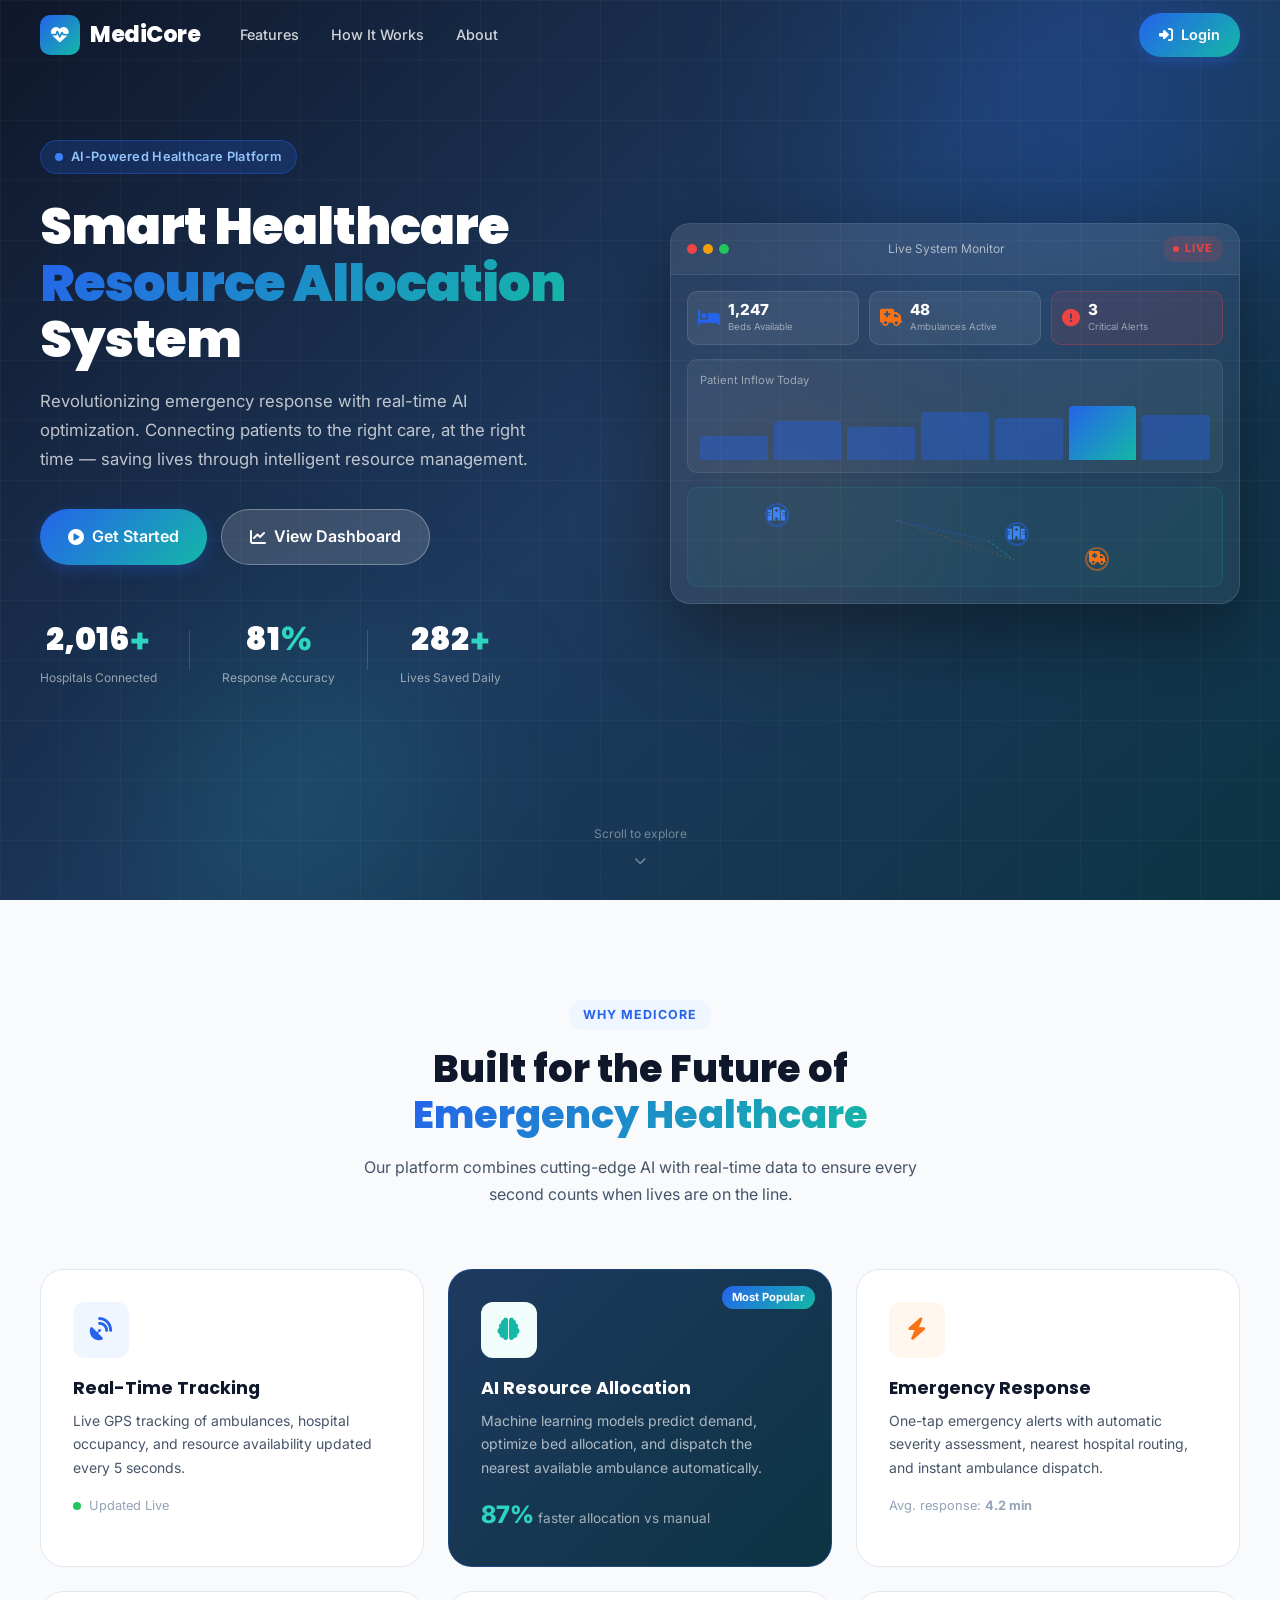
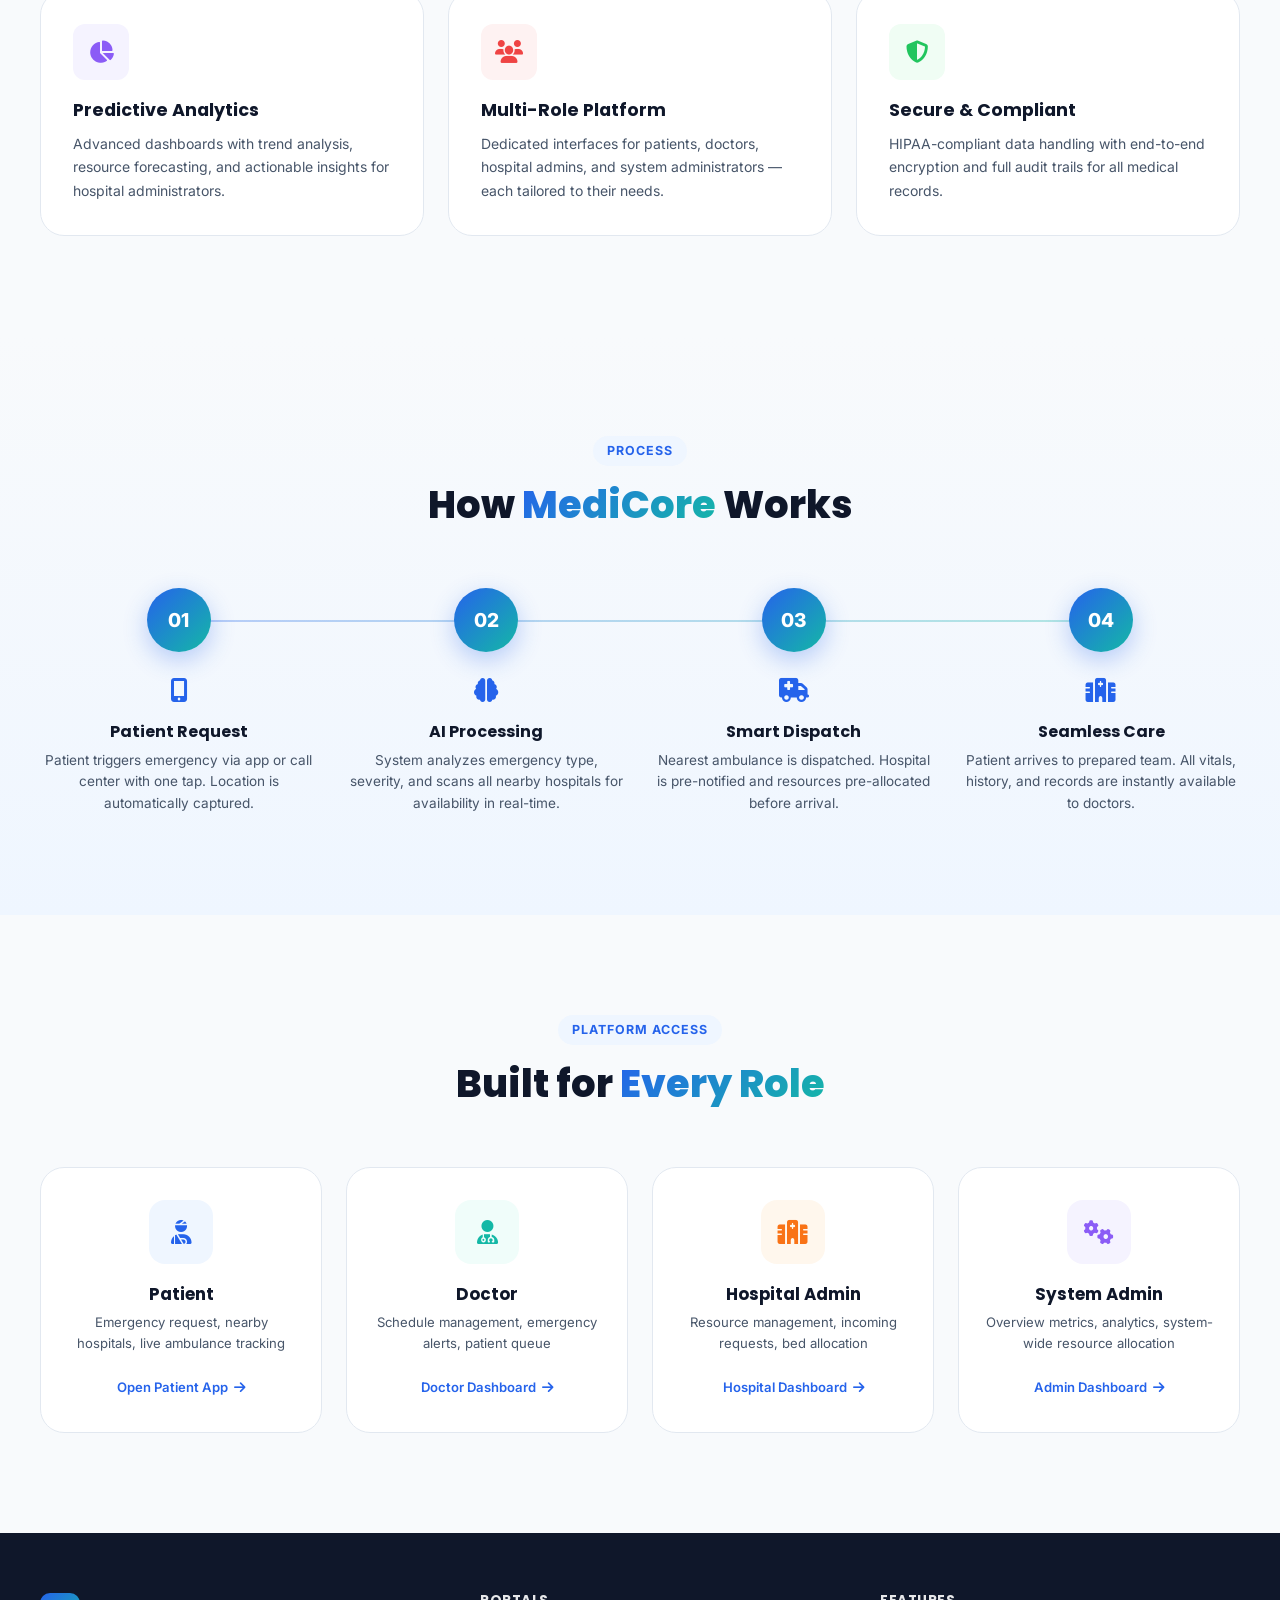
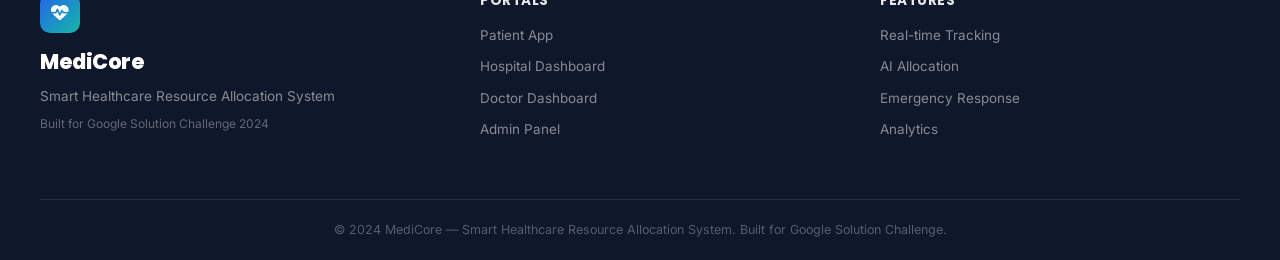
<file: index.html>
<!DOCTYPE html>
<html lang="en">

<head>
    <meta charset="UTF-8">
    <meta name="viewport" content="width=device-width, initial-scale=1.0">
    <title>MediCore | Smart Healthcare Resource Allocation System</title>
    <meta name="description"
        content="AI-powered healthcare resource allocation system that optimizes hospital beds, ICU units, and ambulance dispatch in real-time.">
    <link
        href="https://fonts.googleapis.com/css2?family=Inter:wght@300;400;500;600;700;800;900&family=Poppins:wght@400;500;600;700;800&display=swap"
        rel="stylesheet">
    <link rel="stylesheet" href="https://cdnjs.cloudflare.com/ajax/libs/font-awesome/6.5.0/css/all.min.css">
    <link rel="stylesheet" href="assets/css/shared.css">
    <link rel="stylesheet" href="assets/css/landing.css">
    <link rel="stylesheet" href="assets/css/mobile.css">
</head>

<body>
    <!-- Navigation -->
    <nav class="navbar" id="navbar">
        <div class="nav-container">
            <div class="nav-brand">
                <div class="brand-icon">
                    <i class="fas fa-heartbeat"></i>
                </div>
                <span class="brand-name">MediCore</span>
            </div>
            <div class="nav-links">
                <a href="#features" class="nav-link">Features</a>
                <a href="#how-it-works" class="nav-link">How It Works</a>
                <a href="#about" class="nav-link">About</a>
            </div>
            <div class="nav-actions" id="nav-actions">
                <!-- Filled dynamically by auth.js -->
                <a href="login.html" class="btn btn-primary" id="nav-login-btn">
                    <i class="fas fa-sign-in-alt"></i> Login
                </a>
            </div>
            <button class="hamburger" id="hamburger" aria-label="Toggle menu">
                <span></span><span></span><span></span>
            </button>
        </div>
    </nav>

    <!-- Hero Section -->
    <section class="hero" id="hero">
        <div class="hero-bg">
            <div class="hero-orb orb-1"></div>
            <div class="hero-orb orb-2"></div>
            <div class="hero-orb orb-3"></div>
            <div class="grid-overlay"></div>
        </div>
        <div class="hero-container">
            <div class="hero-content">
                <div class="hero-badge">
                    <span class="badge-dot"></span>
                    <span>AI-Powered Healthcare Platform</span>
                </div>
                <h1 class="hero-title">
                    Smart Healthcare<br>
                    <span class="gradient-text">Resource Allocation</span><br>
                    System
                </h1>
                <p class="hero-subtitle">
                    Revolutionizing emergency response with real-time AI optimization.
                    Connecting patients to the right care, at the right time — saving lives through intelligent resource
                    management.
                </p>
                <div class="hero-cta">
                    <a href="#" class="btn btn-primary btn-lg pulse-btn" id="get-started-btn"
                        onclick="handleHeroStart(event)">
                        <i class="fas fa-play-circle"></i>
                        Get Started
                    </a>
                    <a href="#" class="btn btn-glass btn-lg" id="view-dashboard-btn" onclick="handleViewDash(event)">
                        <i class="fas fa-chart-line"></i>
                        View Dashboard
                    </a>
                </div>
                <div class="hero-stats">
                    <div class="stat-item">
                        <span class="stat-number" data-target="2400">0</span><span>+</span>
                        <span class="stat-label">Hospitals Connected</span>
                    </div>
                    <div class="stat-divider"></div>
                    <div class="stat-item">
                        <span class="stat-number" data-target="98">0</span><span>%</span>
                        <span class="stat-label">Response Accuracy</span>
                    </div>
                    <div class="stat-divider"></div>
                    <div class="stat-item">
                        <span class="stat-number" data-target="340">0</span><span>+</span>
                        <span class="stat-label">Lives Saved Daily</span>
                    </div>
                </div>
            </div>
            <div class="hero-visual">
                <div class="dashboard-preview">
                    <div class="preview-header">
                        <div class="preview-dots">
                            <span class="dot red"></span>
                            <span class="dot yellow"></span>
                            <span class="dot green"></span>
                        </div>
                        <span class="preview-title">Live System Monitor</span>
                        <span class="live-badge"><span class="live-pulse"></span>LIVE</span>
                    </div>
                    <div class="preview-body">
                        <div class="preview-cards">
                            <div class="mini-card">
                                <i class="fas fa-bed" style="color:#2563EB"></i>
                                <div>
                                    <div class="mini-val">1,247</div>
                                    <div class="mini-label">Beds Available</div>
                                </div>
                            </div>
                            <div class="mini-card">
                                <i class="fas fa-ambulance" style="color:#F97316"></i>
                                <div>
                                    <div class="mini-val">48</div>
                                    <div class="mini-label">Ambulances Active</div>
                                </div>
                            </div>
                            <div class="mini-card alert-card">
                                <i class="fas fa-exclamation-circle" style="color:#EF4444"></i>
                                <div>
                                    <div class="mini-val">3</div>
                                    <div class="mini-label">Critical Alerts</div>
                                </div>
                            </div>
                        </div>
                        <div class="preview-chart-area">
                            <div class="chart-label">Patient Inflow Today</div>
                            <div class="mini-chart">
                                <div class="chart-bar" style="height:40%"></div>
                                <div class="chart-bar" style="height:65%"></div>
                                <div class="chart-bar" style="height:55%"></div>
                                <div class="chart-bar" style="height:80%"></div>
                                <div class="chart-bar" style="height:70%"></div>
                                <div class="chart-bar active" style="height:90%"></div>
                                <div class="chart-bar" style="height:75%"></div>
                            </div>
                        </div>
                        <div class="preview-map">
                            <div class="map-dot dot-a">
                                <div class="map-ring"></div>
                                <i class="fas fa-hospital"></i>
                            </div>
                            <div class="map-dot dot-b">
                                <div class="map-ring"></div>
                                <i class="fas fa-hospital"></i>
                            </div>
                            <div class="map-dot dot-c ambulance-dot">
                                <div class="map-ring amber"></div>
                                <i class="fas fa-ambulance"></i>
                            </div>
                            <svg class="map-lines" viewBox="0 0 300 150">
                                <line x1="60" y1="50" x2="200" y2="80" stroke="#2563EB" stroke-width="1.5"
                                    stroke-dasharray="5,3" opacity="0.5" />
                                <line x1="200" y1="80" x2="240" y2="110" stroke="#14B8A6" stroke-width="1.5"
                                    stroke-dasharray="5,3" opacity="0.5" />
                                <line x1="60" y1="50" x2="240" y2="110" stroke="#F97316" stroke-width="1"
                                    stroke-dasharray="3,4" opacity="0.4" />
                            </svg>
                        </div>
                    </div>
                </div>
            </div>
        </div>
        <div class="scroll-indicator">
            <span>Scroll to explore</span>
            <div class="scroll-arrow">
                <i class="fas fa-chevron-down"></i>
            </div>
        </div>
    </section>

    <!-- Features Section -->
    <section class="features-section" id="features">
        <div class="section-container">
            <div class="section-header">
                <span class="section-tag">Why MediCore</span>
                <h2 class="section-title">Built for the Future of <span class="gradient-text">Emergency
                        Healthcare</span></h2>
                <p class="section-subtitle">Our platform combines cutting-edge AI with real-time data to ensure every
                    second counts when lives are on the line.</p>
            </div>
            <div class="features-grid">
                <div class="feature-card" id="feature-tracking">
                    <div class="feature-icon blue">
                        <i class="fas fa-satellite-dish"></i>
                    </div>
                    <h3>Real-Time Tracking</h3>
                    <p>Live GPS tracking of ambulances, hospital occupancy, and resource availability updated every 5
                        seconds.</p>
                    <div class="feature-highlight">
                        <span class="live-dot"></span>
                        <span>Updated Live</span>
                    </div>
                </div>
                <div class="feature-card featured" id="feature-ai">
                    <div class="feature-badge">Most Popular</div>
                    <div class="feature-icon teal">
                        <i class="fas fa-brain"></i>
                    </div>
                    <h3>AI Resource Allocation</h3>
                    <p>Machine learning models predict demand, optimize bed allocation, and dispatch the nearest
                        available ambulance automatically.</p>
                    <div class="feature-metric">
                        <span>87%</span> faster allocation vs manual
                    </div>
                </div>
                <div class="feature-card" id="feature-emergency">
                    <div class="feature-icon orange">
                        <i class="fas fa-bolt"></i>
                    </div>
                    <h3>Emergency Response</h3>
                    <p>One-tap emergency alerts with automatic severity assessment, nearest hospital routing, and
                        instant ambulance dispatch.</p>
                    <div class="feature-highlight">
                        <span>Avg. response: <strong>4.2 min</strong></span>
                    </div>
                </div>
                <div class="feature-card" id="feature-analytics">
                    <div class="feature-icon purple">
                        <i class="fas fa-chart-pie"></i>
                    </div>
                    <h3>Predictive Analytics</h3>
                    <p>Advanced dashboards with trend analysis, resource forecasting, and actionable insights for
                        hospital administrators.</p>
                </div>
                <div class="feature-card" id="feature-multi">
                    <div class="feature-icon red">
                        <i class="fas fa-users"></i>
                    </div>
                    <h3>Multi-Role Platform</h3>
                    <p>Dedicated interfaces for patients, doctors, hospital admins, and system administrators — each
                        tailored to their needs.</p>
                </div>
                <div class="feature-card" id="feature-secure">
                    <div class="feature-icon green">
                        <i class="fas fa-shield-alt"></i>
                    </div>
                    <h3>Secure & Compliant</h3>
                    <p>HIPAA-compliant data handling with end-to-end encryption and full audit trails for all medical
                        records.</p>
                </div>
            </div>
        </div>
    </section>

    <!-- How It Works -->
    <section class="how-it-works" id="how-it-works">
        <div class="section-container">
            <div class="section-header">
                <span class="section-tag">Process</span>
                <h2 class="section-title">How <span class="gradient-text">MediCore</span> Works</h2>
            </div>
            <div class="steps-container">
                <div class="step-line"></div>
                <div class="step" id="step-1">
                    <div class="step-num">01</div>
                    <div class="step-content">
                        <div class="step-icon"><i class="fas fa-mobile-alt"></i></div>
                        <h3>Patient Request</h3>
                        <p>Patient triggers emergency via app or call center with one tap. Location is automatically
                            captured.</p>
                    </div>
                </div>
                <div class="step" id="step-2">
                    <div class="step-num">02</div>
                    <div class="step-content">
                        <div class="step-icon"><i class="fas fa-brain"></i></div>
                        <h3>AI Processing</h3>
                        <p>System analyzes emergency type, severity, and scans all nearby hospitals for availability in
                            real-time.</p>
                    </div>
                </div>
                <div class="step" id="step-3">
                    <div class="step-num">03</div>
                    <div class="step-content">
                        <div class="step-icon"><i class="fas fa-ambulance"></i></div>
                        <h3>Smart Dispatch</h3>
                        <p>Nearest ambulance is dispatched. Hospital is pre-notified and resources pre-allocated before
                            arrival.</p>
                    </div>
                </div>
                <div class="step" id="step-4">
                    <div class="step-num">04</div>
                    <div class="step-content">
                        <div class="step-icon"><i class="fas fa-hospital"></i></div>
                        <h3>Seamless Care</h3>
                        <p>Patient arrives to prepared team. All vitals, history, and records are instantly available to
                            doctors.</p>
                    </div>
                </div>
            </div>
        </div>
    </section>

    <!-- User Roles Section -->
    <section class="roles-section" id="about">
        <div class="section-container">
            <div class="section-header">
                <span class="section-tag">Platform Access</span>
                <h2 class="section-title">Built for <span class="gradient-text">Every Role</span></h2>
            </div>
            <div class="roles-grid">
                <a href="patient.html" class="role-card" id="role-patient">
                    <div class="role-icon">
                        <i class="fas fa-user-injured"></i>
                    </div>
                    <h3>Patient</h3>
                    <p>Emergency request, nearby hospitals, live ambulance tracking</p>
                    <span class="role-link">Open Patient App <i class="fas fa-arrow-right"></i></span>
                </a>
                <a href="doctor-dashboard.html" class="role-card" id="role-doctor">
                    <div class="role-icon teal">
                        <i class="fas fa-user-md"></i>
                    </div>
                    <h3>Doctor</h3>
                    <p>Schedule management, emergency alerts, patient queue</p>
                    <span class="role-link">Doctor Dashboard <i class="fas fa-arrow-right"></i></span>
                </a>
                <a href="hospital-dashboard.html" class="role-card" id="role-hospital">
                    <div class="role-icon orange">
                        <i class="fas fa-hospital"></i>
                    </div>
                    <h3>Hospital Admin</h3>
                    <p>Resource management, incoming requests, bed allocation</p>
                    <span class="role-link">Hospital Dashboard <i class="fas fa-arrow-right"></i></span>
                </a>
                <a href="admin-dashboard.html" class="role-card" id="role-admin">
                    <div class="role-icon purple">
                        <i class="fas fa-cogs"></i>
                    </div>
                    <h3>System Admin</h3>
                    <p>Overview metrics, analytics, system-wide resource allocation</p>
                    <span class="role-link">Admin Dashboard <i class="fas fa-arrow-right"></i></span>
                </a>
            </div>
        </div>
    </section>

    <!-- Footer -->
    <footer class="footer">
        <div class="footer-container">
            <div class="footer-brand">
                <div class="brand-icon">
                    <i class="fas fa-heartbeat"></i>
                </div>
                <span class="brand-name">MediCore</span>
                <p>Smart Healthcare Resource Allocation System</p>
                <p class="footer-sub">Built for Google Solution Challenge 2024</p>
            </div>
            <div class="footer-links">
                <div class="footer-col">
                    <h4>Portals</h4>
                    <a href="patient.html">Patient App</a>
                    <a href="hospital-dashboard.html">Hospital Dashboard</a>
                    <a href="doctor-dashboard.html">Doctor Dashboard</a>
                    <a href="admin-dashboard.html">Admin Panel</a>
                </div>
                <div class="footer-col">
                    <h4>Features</h4>
                    <a href="#">Real-time Tracking</a>
                    <a href="#">AI Allocation</a>
                    <a href="#">Emergency Response</a>
                    <a href="#">Analytics</a>
                </div>
            </div>
        </div>
        <div class="footer-bottom">
            <p>© 2024 MediCore — Smart Healthcare Resource Allocation System. Built for Google Solution Challenge.</p>
        </div>
    </footer>

    <script src="assets/js/auth.js"></script>
    <script src="assets/js/landing.js"></script>
    <script>
        // Update navbar based on auth state
        document.addEventListener('DOMContentLoaded', () => {
            MediCoreAuth.renderLandingNav();
        });

        function handleHeroStart(e) {
            e.preventDefault();
            const user = MediCoreAuth.getUser();
            if (user) {
                window.location.href = MediCoreAuth.getDashboard(user.role);
            } else {
                window.location.href = 'login.html';
            }
        }

        function handleViewDash(e) {
            e.preventDefault();
            const user = MediCoreAuth.getUser();
            if (user) {
                window.location.href = MediCoreAuth.getDashboard(user.role);
            } else {
                window.location.href = 'login.html';
            }
        }
    </script>
</body>

</html>
</file>
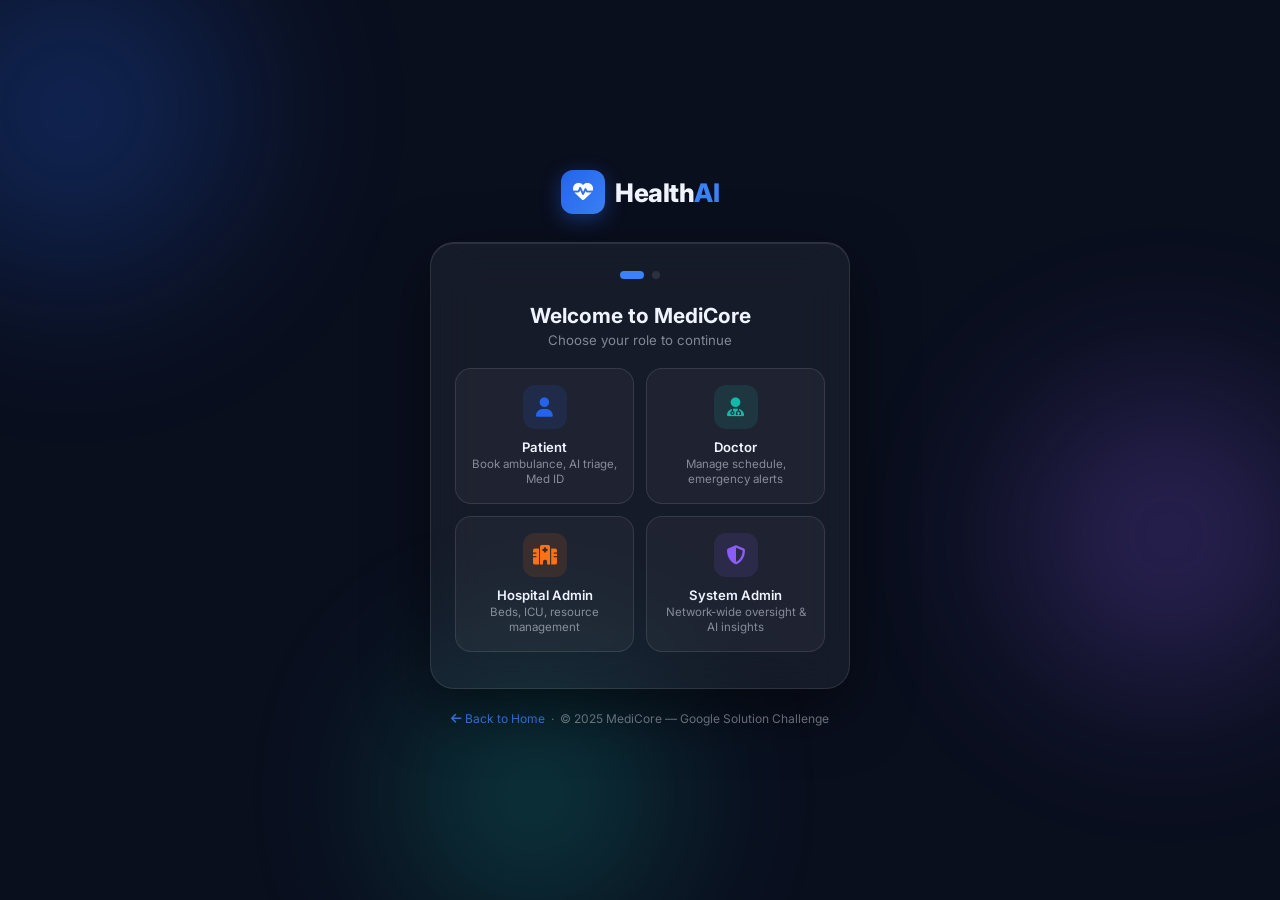
<file: doctor-dashboard.html>
<!DOCTYPE html>
<html lang="en">

<head>
    <meta charset="UTF-8">
    <meta name="viewport" content="width=device-width, initial-scale=1.0">
    <title>MediCore | Doctor Dashboard</title>
    <meta name="description" content="Doctor dashboard for managing appointments, emergencies, and patient queues.">
    <link
        href="https://fonts.googleapis.com/css2?family=Inter:wght@300;400;500;600;700;800&family=Poppins:wght@600;700;800&display=swap"
        rel="stylesheet">
    <link rel="stylesheet" href="https://cdnjs.cloudflare.com/ajax/libs/font-awesome/6.5.0/css/all.min.css">
    <link rel="stylesheet" href="assets/css/shared.css">
    <link rel="stylesheet" href="assets/css/dashboard.css">
    <link rel="stylesheet" href="assets/css/mobile.css">
    <link rel="stylesheet" href="assets/css/coming-soon.css">
</head>

<body>
    <div class="dashboard-layout">

        <!-- SIDEBAR -->
        <aside class="sidebar" id="sidebar">
            <div class="sidebar-brand">
                <div class="brand-icon-sm"><i class="fas fa-heartbeat"></i></div>
                <div class="brand-text">
                    <h3>MediCore</h3>
                    <p>Doctor Portal</p>
                </div>
            </div>
            <nav class="sidebar-nav">
                <span class="nav-section-label">My Dashboard</span>
                <a href="#" class="sidebar-link coming-soon active" id="sl-today"><i class="fas fa-calendar-day"></i>
                    Today's
                    Schedule</a>
                <a href="#" class="sidebar-link coming-soon" id="sl-alerts"><i class="fas fa-bolt"></i> Emergency Alerts
                    <span class="badge-count">2</span></a>
                <a href="#" class="sidebar-link coming-soon" id="sl-queue"><i class="fas fa-list-ol"></i> Patient
                    Queue</a>
                <span class="nav-section-label">Clinical</span>
                <a href="#" class="sidebar-link coming-soon" id="sl-patients"><i class="fas fa-user-injured"></i> My
                    Patients</a>
                <a href="#" class="sidebar-link coming-soon" id="sl-records"><i class="fas fa-file-medical"></i>
                    Records</a>
                <span class="nav-section-label">Hospital</span>
                <a href="hospital-dashboard.html" class="sidebar-link" id="sl-hosp"><i class="fas fa-hospital"></i>
                    Hospital Dashboard</a>
                <a href="resources.html" class="sidebar-link" id="sl-res"><i class="fas fa-boxes"></i> Resources</a>
            </nav>
            <div class="sidebar-footer">
                <div class="sidebar-user">
                    <div class="user-avatar" style="background:linear-gradient(135deg,#14B8A6,#0D9488)"
                        data-auth-avatar>RS</div>
                    <div class="user-info">
                        <h4 data-auth-name>Dr. Rajesh Sharma</h4>
                        <p data-auth-role>Cardiologist · ID #DOC-1042</p>
                    </div>
                </div>
                <button class="sidebar-logout-btn" onclick="MediCoreAuth.logout()">
                    <i class="fas fa-sign-out-alt"></i> Logout
                </button>
            </div>
        </aside>

        <!-- MAIN -->
        <div class="main-content">
            <div class="topbar">
                <div class="topbar-left">
                    <h2>Doctor Dashboard</h2>
                    <p>Sunday, 26 April 2026 · City General Hospital</p>
                </div>
                <div class="topbar-right">
                    <div class="status-toggle" id="status-toggle">
                        <span class="status-dot available"></span>
                        <span id="status-text">Available</span>
                        <button class="btn btn-sm" id="toggle-status-btn" onclick="toggleStatus()"
                            style="background:var(--success-bg);color:var(--success);border:none">Toggle</button>
                    </div>
                    <button class="icon-btn alert-btn" aria-label="Notifications">
                        <i class="fas fa-bell"></i>
                        <div class="notif-dot"></div>
                    </button>
                    <a href="index.html" class="btn btn-outline btn-sm">← Home</a>
                </div>
            </div>

            <div class="page-content" style="position:relative;">
                <!-- Full Page Coming Soon Overlay -->
                <div class="coming-soon" style="position:absolute; inset:0; z-index:50; cursor:pointer;"
                    title="Coming Soon"></div>
                <!-- DOCTOR PROFILE CARD -->
                <div class="doctor-status-card">
                    <div class="doc-avatar-lg">
                        <i class="fas fa-user-md"></i>
                    </div>
                    <div class="doc-status-info">
                        <h2>Dr. Rajesh Sharma</h2>
                        <p>Cardiologist · MBBS, MD · 12 Years Experience</p>
                        <div class="doc-status-badge available" id="doc-status-badge">
                            <span class="status-dot available" style="width:7px;height:7px"></span>
                            Available for Patients
                        </div>
                    </div>
                    <div class="doc-stats">
                        <div class="doc-stat-item">
                            <span class="doc-stat-val">8</span>
                            <span class="doc-stat-lbl">Today's Appts</span>
                        </div>
                        <div class="doc-stat-item">
                            <span class="doc-stat-val">3</span>
                            <span class="doc-stat-lbl">Completed</span>
                        </div>
                        <div class="doc-stat-item">
                            <span class="doc-stat-val">2</span>
                            <span class="doc-stat-lbl">Alerts</span>
                        </div>
                    </div>
                </div>

                <div class="dash-grid-2">

                    <!-- TODAY'S SCHEDULE -->
                    <div class="dash-card">
                        <div class="section-head">
                            <div>
                                <h3>Today's Schedule</h3>
                                <p>Sunday, 26 Apr 2026</p>
                            </div>
                            <button class="btn btn-primary btn-sm"><i class="fas fa-plus"></i> Add Slot</button>
                        </div>

                        <div class="schedule-grid">

                            <div class="appointment-card" style="border-left:3px solid var(--success)">
                                <div class="appt-time">
                                    <span class="time-val">09:00</span>
                                    <span class="time-period">AM</span>
                                </div>
                                <div class="appt-divider"></div>
                                <div class="appt-info">
                                    <h4>Ramesh Singh</h4>
                                    <p>Follow-up · Cardiac Monitoring</p>
                                    <div class="appt-tag">
                                        <span class="status-dot available"></span>
                                        Completed <span class="badge badge-success" style="margin-left:4px">Done</span>
                                    </div>
                                </div>
                            </div>

                            <div class="appointment-card" style="border-left:3px solid var(--success)">
                                <div class="appt-time">
                                    <span class="time-val">10:30</span>
                                    <span class="time-period">AM</span>
                                </div>
                                <div class="appt-divider"></div>
                                <div class="appt-info">
                                    <h4>Sunita Gupta</h4>
                                    <p>Consultation · ECG Review</p>
                                    <div class="appt-tag">
                                        <span class="status-dot available"></span>
                                        Completed <span class="badge badge-success" style="margin-left:4px">Done</span>
                                    </div>
                                </div>
                            </div>

                            <div class="appointment-card" style="border-left:3px solid var(--primary)">
                                <div class="appt-time">
                                    <span class="time-val">12:00</span>
                                    <span class="time-period">PM</span>
                                </div>
                                <div class="appt-divider"></div>
                                <div class="appt-info">
                                    <h4>Kiran Joshi</h4>
                                    <p>New Patient · Chest Pain</p>
                                    <div class="appt-tag">
                                        <span class="status-dot busy"></span>
                                        In Progress <span class="badge badge-info" style="margin-left:4px">Now</span>
                                    </div>
                                </div>
                                <div class="appt-status">
                                    <button class="btn btn-primary btn-sm">Start</button>
                                </div>
                            </div>

                            <div class="appointment-card">
                                <div class="appt-time">
                                    <span class="time-val">02:00</span>
                                    <span class="time-period">PM</span>
                                </div>
                                <div class="appt-divider"></div>
                                <div class="appt-info">
                                    <h4>Arun Nair</h4>
                                    <p>Post-Op · Heart Surgery Follow-up</p>
                                    <div class="appt-tag">
                                        <i class="fas fa-clock"></i> Scheduled
                                    </div>
                                </div>
                            </div>

                            <div class="appointment-card">
                                <div class="appt-time">
                                    <span class="time-val">03:30</span>
                                    <span class="time-period">PM</span>
                                </div>
                                <div class="appt-divider"></div>
                                <div class="appt-info">
                                    <h4>Meena Verma</h4>
                                    <p>Consultation · Arrhythmia</p>
                                    <div class="appt-tag">
                                        <i class="fas fa-clock"></i> Scheduled
                                    </div>
                                </div>
                            </div>

                        </div>
                    </div>

                    <!-- RIGHT COLUMN -->
                    <div style="display:flex;flex-direction:column;gap:24px">

                        <!-- EMERGENCY ALERTS -->
                        <div class="dash-card">
                            <div class="section-head">
                                <div>
                                    <h3>Emergency Alerts</h3>
                                    <p>Requires immediate attention</p>
                                </div>
                                <span class="live-badge"><span class="live-pulse"></span>LIVE</span>
                            </div>

                            <div class="emergency-alert-item" id="ea-1">
                                <div class="ea-icon"><i class="fas fa-heartbeat"></i></div>
                                <div class="ea-info">
                                    <h4>Rahul Mehta — Cardiac Arrest</h4>
                                    <p>ETA: 3 min · ICU Room 4 pre-assigned</p>
                                </div>
                                <div class="ea-action">
                                    <button class="btn btn-danger btn-sm"
                                        onclick="acknowledgeAlert('ea-1')">Respond</button>
                                </div>
                            </div>

                            <div class="emergency-alert-item" id="ea-2">
                                <div class="ea-icon"><i class="fas fa-brain"></i></div>
                                <div class="ea-info">
                                    <h4>Suresh Kumar — Stroke</h4>
                                    <p>ETA: 12 min · Emergency Room</p>
                                </div>
                                <div class="ea-action">
                                    <button class="btn btn-danger btn-sm"
                                        onclick="acknowledgeAlert('ea-2')">Respond</button>
                                </div>
                            </div>
                        </div>

                        <!-- PATIENT QUEUE -->
                        <div class="dash-card">
                            <div class="section-head">
                                <div>
                                    <h3>Patient Queue</h3>
                                    <p>Waiting for consultation</p>
                                </div>
                                <span class="badge badge-info">5 Waiting</span>
                            </div>

                            <div class="queue-item">
                                <div class="queue-num urgent">1</div>
                                <div class="queue-info">
                                    <h4>Rahul Mehta</h4>
                                    <p>Emergency · Cardiac · High Priority</p>
                                </div>
                                <span class="badge badge-danger">Urgent</span>
                            </div>

                            <div class="queue-item">
                                <div class="queue-num" style="background:var(--primary-bg);color:var(--primary)">2</div>
                                <div class="queue-info">
                                    <h4>Kiran Joshi</h4>
                                    <p>Chest Pain · In Progress</p>
                                </div>
                                <span class="badge badge-info">Now</span>
                            </div>

                            <div class="queue-item">
                                <div class="queue-num">3</div>
                                <div class="queue-info">
                                    <h4>Arun Nair</h4>
                                    <p>Post-Op Follow-up</p>
                                </div>
                                <span class="badge badge-warning">2:00 PM</span>
                            </div>

                            <div class="queue-item">
                                <div class="queue-num">4</div>
                                <div class="queue-info">
                                    <h4>Meena Verma</h4>
                                    <p>Arrhythmia Consultation</p>
                                </div>
                                <span class="badge badge-warning">3:30 PM</span>
                            </div>

                            <div class="queue-item">
                                <div class="queue-num">5</div>
                                <div class="queue-info">
                                    <h4>Deepak Rao</h4>
                                    <p>Routine Cardiac Check</p>
                                </div>
                                <span class="badge badge-warning">5:00 PM</span>
                            </div>
                        </div>

                    </div>
                </div>
            </div>
        </div>
    </div>

    <script src="assets/js/auth.js"></script>
    <script src="assets/js/coming-soon.js"></script>
    <script src="assets/js/dashboard.js"></script>
    <script>
        document.addEventListener('DOMContentLoaded', () => {
            MediCoreAuth.guardPage(['doctor', 'admin']);
            MediCoreAuth.injectUserUI();
            MediCoreAuth.initMobileSidebar();
        });

        let isAvailable = true;

        function toggleStatus() {
            isAvailable = !isAvailable;
            const badge = document.getElementById('doc-status-badge');
            const dot = document.querySelector('#status-toggle .status-dot');
            const text = document.getElementById('status-text');

            if (isAvailable) {
                badge.className = 'doc-status-badge available';
                badge.innerHTML = '<span class="status-dot available" style="width:7px;height:7px"></span> Available for Patients';
                dot.className = 'status-dot available';
                text.textContent = 'Available';
            } else {
                badge.className = 'doc-status-badge busy';
                badge.innerHTML = '<span class="status-dot busy" style="width:7px;height:7px"></span> Currently Busy';
                dot.className = 'status-dot busy';
                text.textContent = 'Busy';
            }
        }

        function acknowledgeAlert(id) {
            const el = document.getElementById(id);
            el.style.opacity = '0.5';
            el.querySelector('.ea-action button').textContent = 'Acknowledged';
            el.querySelector('.ea-action button').disabled = true;
        }
    </script>
</body>

</html>
</file>
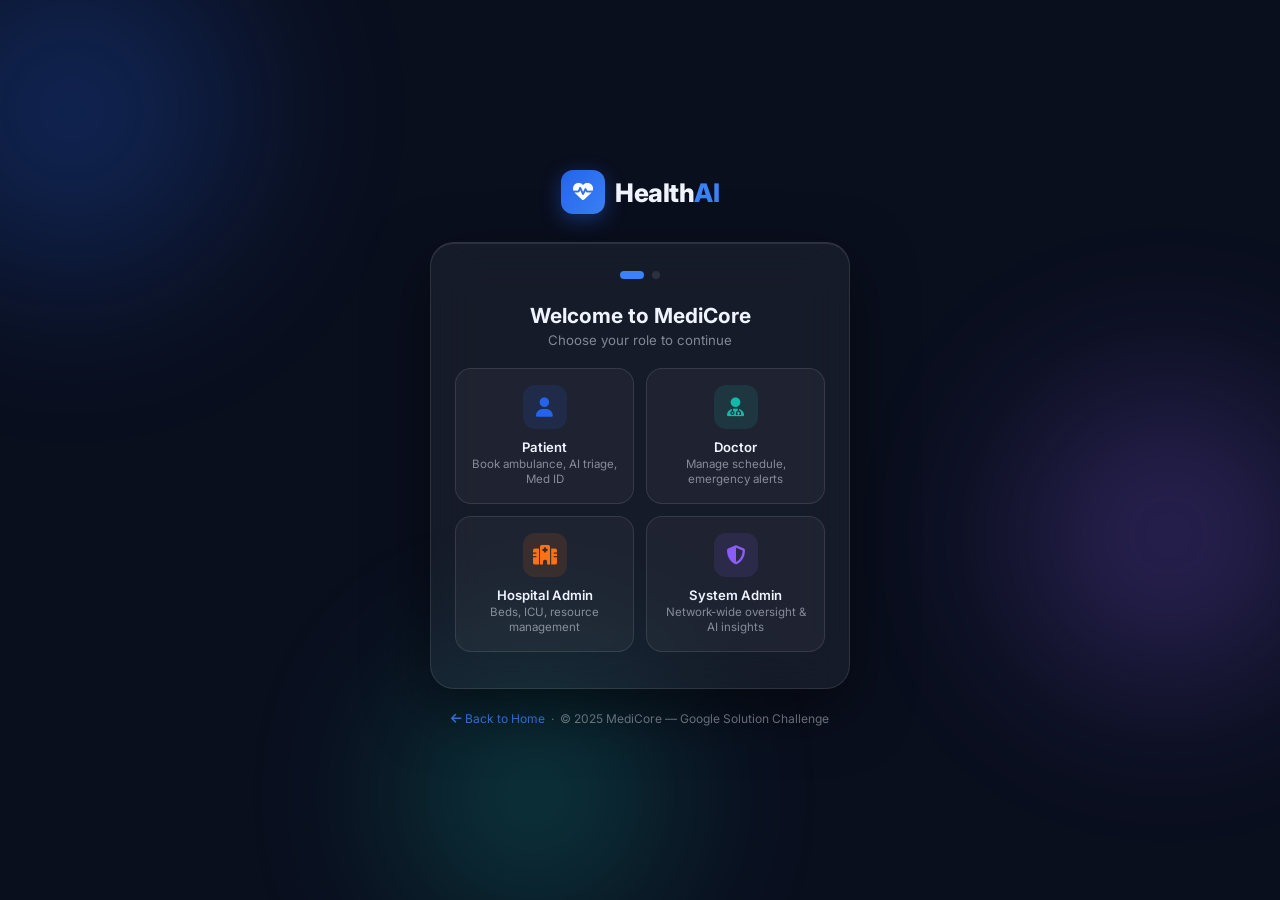
<file: emergency.html>
<!DOCTYPE html>
<html lang="en">

<head>
    <meta charset="UTF-8">
    <meta name="viewport" content="width=device-width, initial-scale=1.0">
    <title>MediCore | Emergency Request</title>
    <meta name="description" content="Request emergency ambulance dispatch with AI-powered severity assessment.">
    <link
        href="https://fonts.googleapis.com/css2?family=Inter:wght@300;400;500;600;700;800&family=Poppins:wght@600;700;800&display=swap"
        rel="stylesheet">
    <link rel="stylesheet" href="https://cdnjs.cloudflare.com/ajax/libs/font-awesome/6.5.0/css/all.min.css">
    <link rel="stylesheet" href="assets/css/shared.css">
    <link rel="stylesheet" href="assets/css/patient.css">
    <link rel="stylesheet" href="assets/css/emergency.css">
</head>

<body class="patient-app emergency-page">

    <!-- Top Bar -->
    <div class="app-topbar emergency-topbar">
        <a href="#" onclick="history.back(); return false;" class="back-btn back-light">
            <i class="fas fa-arrow-left"></i>
        </a>
        <div class="app-title light">
            <i class="fas fa-ambulance"></i>
            Emergency Request
        </div>
        <div class="emergency-pulse-dot"></div>
    </div>

    <main class="app-main" id="emergency-main">

        <!-- Status Steps -->
        <div class="form-steps">
            <div class="form-step active" id="fstep-1">
                <div class="step-dot active">1</div>
                <span>Type</span>
            </div>
            <div class="step-connector"></div>
            <div class="form-step" id="fstep-2">
                <div class="step-dot">2</div>
                <span>Severity</span>
            </div>
            <div class="step-connector"></div>
            <div class="form-step" id="fstep-3">
                <div class="step-dot">3</div>
                <span>Details</span>
            </div>
            <div class="step-connector"></div>
            <div class="form-step" id="fstep-4">
                <div class="step-dot">4</div>
                <span>Confirm</span>
            </div>
        </div>

        <!-- FORM -->
        <form class="emergency-form" id="emergency-form">

            <!-- Step 1: Emergency Type -->
            <div class="form-panel active" id="panel-1">
                <div class="panel-header">
                    <div class="panel-icon red">
                        <i class="fas fa-exclamation-circle"></i>
                    </div>
                    <div>
                        <h3>Emergency Type</h3>
                        <p>Select the type of emergency</p>
                    </div>
                </div>
                <div class="emergency-types">
                    <label class="etype-card selected" id="etype-accident">
                        <input type="radio" name="emergency_type" value="accident" checked>
                        <div class="etype-icon">
                            <i class="fas fa-car-crash"></i>
                        </div>
                        <span>Accident</span>
                        <div class="etype-check"><i class="fas fa-check"></i></div>
                    </label>
                    <label class="etype-card" id="etype-cardiac">
                        <input type="radio" name="emergency_type" value="cardiac">
                        <div class="etype-icon red">
                            <i class="fas fa-heartbeat"></i>
                        </div>
                        <span>Cardiac</span>
                        <div class="etype-check"><i class="fas fa-check"></i></div>
                    </label>
                    <label class="etype-card" id="etype-stroke">
                        <input type="radio" name="emergency_type" value="stroke">
                        <div class="etype-icon purple">
                            <i class="fas fa-brain"></i>
                        </div>
                        <span>Stroke</span>
                        <div class="etype-check"><i class="fas fa-check"></i></div>
                    </label>
                    <label class="etype-card" id="etype-breathing">
                        <input type="radio" name="emergency_type" value="breathing">
                        <div class="etype-icon teal">
                            <i class="fas fa-lungs"></i>
                        </div>
                        <span>Breathing</span>
                        <div class="etype-check"><i class="fas fa-check"></i></div>
                    </label>
                    <label class="etype-card" id="etype-trauma">
                        <input type="radio" name="emergency_type" value="trauma">
                        <div class="etype-icon orange">
                            <i class="fas fa-user-injured"></i>
                        </div>
                        <span>Trauma</span>
                        <div class="etype-check"><i class="fas fa-check"></i></div>
                    </label>
                    <label class="etype-card" id="etype-other">
                        <input type="radio" name="emergency_type" value="other">
                        <div class="etype-icon">
                            <i class="fas fa-plus-circle"></i>
                        </div>
                        <span>Other</span>
                        <div class="etype-check"><i class="fas fa-check"></i></div>
                    </label>
                </div>
                <button type="button" class="btn btn-primary btn-block btn-lg" id="next-1" onclick="nextStep(1)">
                    Next: Severity Level <i class="fas fa-arrow-right"></i>
                </button>
            </div>

            <!-- Step 2: Severity Level -->
            <div class="form-panel" id="panel-2">
                <div class="panel-header">
                    <div class="panel-icon orange">
                        <i class="fas fa-tachometer-alt"></i>
                    </div>
                    <div>
                        <h3>Severity Level</h3>
                        <p>How critical is the situation?</p>
                    </div>
                </div>
                <div class="severity-levels">
                    <label class="severity-card low" id="sev-low">
                        <input type="radio" name="severity" value="low">
                        <div class="severity-indicator"></div>
                        <div class="severity-content">
                            <h4>Low</h4>
                            <p>Stable, no immediate danger</p>
                        </div>
                        <div class="severity-badge">
                            <i class="fas fa-smile"></i>
                        </div>
                    </label>
                    <label class="severity-card medium selected" id="sev-medium">
                        <input type="radio" name="severity" value="medium" checked>
                        <div class="severity-indicator"></div>
                        <div class="severity-content">
                            <h4>Medium</h4>
                            <p>Needs attention soon</p>
                        </div>
                        <div class="severity-badge">
                            <i class="fas fa-meh"></i>
                        </div>
                    </label>
                    <label class="severity-card high" id="sev-high">
                        <input type="radio" name="severity" value="high">
                        <div class="severity-indicator"></div>
                        <div class="severity-content">
                            <h4>High / Critical</h4>
                            <p>Life-threatening, urgent care needed</p>
                        </div>
                        <div class="severity-badge">
                            <i class="fas fa-frown"></i>
                        </div>
                    </label>
                </div>
                <div class="nav-btns">
                    <button type="button" class="btn btn-outline" onclick="prevStep(2)">
                        <i class="fas fa-arrow-left"></i> Back
                    </button>
                    <button type="button" class="btn btn-primary" onclick="nextStep(2)">
                        Next <i class="fas fa-arrow-right"></i>
                    </button>
                </div>
            </div>

            <!-- Step 3: Patient Details -->
            <div class="form-panel" id="panel-3">
                <div class="panel-header">
                    <div class="panel-icon teal">
                        <i class="fas fa-user"></i>
                    </div>
                    <div>
                        <h3>Patient Details</h3>
                        <p>Help us provide better care</p>
                    </div>
                </div>
                <div class="form-group">
                    <label>Patient Name</label>
                    <div class="input-with-icon">
                        <i class="fas fa-user"></i>
                        <input type="text" class="form-control" placeholder="Full name" id="patient-name"
                            value="Arjun Sharma">
                    </div>
                </div>
                <div class="form-row">
                    <div class="form-group">
                        <label>Age</label>
                        <input type="number" class="form-control" placeholder="Age" id="patient-age" value="28" min="0"
                            max="120">
                    </div>
                    <div class="form-group">
                        <label>Blood Group</label>
                        <select class="form-control" id="blood-group">
                            <option>A+</option>
                            <option>A-</option>
                            <option>B+</option>
                            <option>B-</option>
                            <option selected>O+</option>
                            <option>O-</option>
                            <option>AB+</option>
                            <option>AB-</option>
                        </select>
                    </div>
                </div>
                <div class="form-group">
                    <label>Contact Number</label>
                    <div class="input-with-icon">
                        <i class="fas fa-phone"></i>
                        <input type="tel" class="form-control" placeholder="+91 XXXXX XXXXX" id="contact-num"
                            value="+91 98765 43210">
                    </div>
                </div>
                <div class="form-group">
                    <label>Known Allergies / Conditions <span
                            style="color:var(--text-muted);font-weight:400">(Optional)</span></label>
                    <textarea class="form-control" rows="2" placeholder="e.g., Penicillin allergy, Diabetic..."
                        id="conditions"></textarea>
                </div>
                <div class="location-aware">
                    <div class="location-icon">
                        <i class="fas fa-map-marker-alt"></i>
                    </div>
                    <div class="location-text">
                        <span>Location Auto-Detected</span>
                        <small>Sector 12, Noida, UP — GPS Locked</small>
                    </div>
                    <span class="badge badge-success">✓ Found</span>
                </div>
                <div class="nav-btns">
                    <button type="button" class="btn btn-outline" onclick="prevStep(3)">
                        <i class="fas fa-arrow-left"></i> Back
                    </button>
                    <button type="button" class="btn btn-primary" onclick="nextStep(3)">
                        Review <i class="fas fa-arrow-right"></i>
                    </button>
                </div>
            </div>

            <!-- Step 4: Confirm & Dispatch -->
            <div class="form-panel" id="panel-4">
                <div class="panel-header">
                    <div class="panel-icon red">
                        <i class="fas fa-check-double"></i>
                    </div>
                    <div>
                        <h3>Confirm & Dispatch</h3>
                        <p>Review before requesting ambulance</p>
                    </div>
                </div>

                <!-- Ambulance Visual -->
                <div class="ambulance-visual">
                    <div class="amb-icon-wrap">
                        <div class="amb-lights">
                            <div class="amb-light left"></div>
                            <div class="amb-light right"></div>
                        </div>
                        <i class="fas fa-ambulance"></i>
                    </div>
                    <div class="dispatch-info">
                        <h4>Nearest Ambulance Found</h4>
                        <p>KA-01-Z-1234 · 1.2 km away</p>
                        <span class="badge badge-success"><i class="fas fa-circle" style="font-size:0.4rem"></i>
                            Paramedic on board</span>
                    </div>
                </div>

                <!-- Summary -->
                <div class="confirm-summary">
                    <div class="summary-row">
                        <span class="summary-label"><i class="fas fa-car-crash"></i> Emergency</span>
                        <span class="summary-val" id="confirm-type">Accident</span>
                    </div>
                    <div class="summary-row">
                        <span class="summary-label"><i class="fas fa-tachometer-alt"></i> Severity</span>
                        <span class="summary-val"><span class="badge badge-warning"
                                id="confirm-severity">Medium</span></span>
                    </div>
                    <div class="summary-row">
                        <span class="summary-label"><i class="fas fa-user"></i> Patient</span>
                        <span class="summary-val" id="confirm-name">Arjun Sharma, 28 · O+</span>
                    </div>
                    <div class="summary-row">
                        <span class="summary-label"><i class="fas fa-hospital"></i> Hospital</span>
                        <span class="summary-val">City General Hospital (1.2 km)</span>
                    </div>
                    <div class="summary-row">
                        <span class="summary-label"><i class="fas fa-clock"></i> ETA</span>
                        <span class="summary-val eta-val-bold">~4 minutes</span>
                    </div>
                </div>

                <button type="button" class="btn btn-danger btn-block btn-lg dispatch-btn" id="dispatch-btn"
                    onclick="dispatchAmbulance()">
                    <i class="fas fa-ambulance"></i>
                    Request Ambulance Now
                </button>
                <button type="button" class="btn btn-outline btn-block" onclick="prevStep(4)">
                    <i class="fas fa-arrow-left"></i> Edit Details
                </button>
            </div>

        </form>

        <!-- Success Screen (Hidden) -->
        <div class="success-screen" id="success-screen" style="display:none">
            <div class="success-animation">
                <div class="success-circle">
                    <i class="fas fa-check"></i>
                </div>
            </div>
            <h2>Ambulance Dispatched!</h2>
            <p>Help is on the way. Stay calm and remain at your location.</p>
            <div class="dispatch-card">
                <div class="dispatch-row">
                    <i class="fas fa-ambulance" style="color:var(--primary)"></i>
                    <div>
                        <strong>KA-01-Z-1234</strong>
                        <span>Driver: Rajan Kumar</span>
                    </div>
                </div>
                <div class="dispatch-eta-row">
                    <div class="dispatch-eta">
                        <span class="big-eta">4</span>
                        <span>min ETA</span>
                    </div>
                    <div class="dispatch-eta">
                        <span class="big-eta">1.2</span>
                        <span>km away</span>
                    </div>
                </div>
            </div>
            <a href="tracking.html" class="btn btn-primary btn-block btn-lg" id="track-now-btn">
                <i class="fas fa-map-marker-alt"></i>
                Track Live
            </a>
            <a href="patient.html" class="btn btn-outline btn-block" id="back-home-btn" style="margin-top:10px">
                Back to Home
            </a>
        </div>
    </main>

    <script src="assets/js/auth.js"></script>
    <script>
        let currentStep = 1;
        const totalSteps = 4;

        document.addEventListener('DOMContentLoaded', () => {
            MediCoreAuth.guardPage(['patient']);
            const usr = MediCoreAuth.getUser();
            if (usr && usr.name) {
                const nameInput = document.getElementById('patient-name');
                if (nameInput) nameInput.value = usr.name;
            }
        });

        function nextStep(step) {
            document.getElementById(`panel-${step}`).classList.remove('active');
            document.getElementById(`fstep-${step}`).classList.remove('active');
            document.getElementById(`fstep-${step}`).classList.add('done');

            currentStep = step + 1;
            document.getElementById(`panel-${currentStep}`).classList.add('active');
            document.getElementById(`fstep-${currentStep}`).classList.add('active');

            if (currentStep === 4) updateConfirmSummary();
            window.scrollTo({ top: 0, behavior: 'smooth' });
        }

        function prevStep(step) {
            document.getElementById(`panel-${step}`).classList.remove('active');
            document.getElementById(`fstep-${step}`).classList.remove('active');

            currentStep = step - 1;
            document.getElementById(`fstep-${currentStep}`).classList.remove('done');
            document.getElementById(`fstep-${currentStep}`).classList.add('active');
            document.getElementById(`panel-${currentStep}`).classList.add('active');
        }

        function updateConfirmSummary() {
            const type = document.querySelector('input[name="emergency_type"]:checked')?.value || 'Accident';
            const severity = document.querySelector('input[name="severity"]:checked')?.value || 'Medium';
            const name = document.getElementById('patient-name')?.value || '';
            const age = document.getElementById('patient-age')?.value || '';
            const bg = document.getElementById('blood-group')?.value || '';

            document.getElementById('confirm-type').textContent = type.charAt(0).toUpperCase() + type.slice(1);
            document.getElementById('confirm-severity').textContent = severity.charAt(0).toUpperCase() + severity.slice(1);
            document.getElementById('confirm-name').textContent = `${name}, ${age} · ${bg}`;
        }

        function dispatchAmbulance() {
            const btn = document.getElementById('dispatch-btn');
            btn.disabled = true;
            btn.innerHTML = '<div class="spinner-inline"></div> Dispatching...';
            setTimeout(() => {
                document.getElementById('emergency-form').style.display = 'none';
                document.getElementById('success-screen').style.display = 'block';
                document.querySelector('.form-steps').style.display = 'none';
            }, 2000);
        }

        // Severity card selection
        document.querySelectorAll('.severity-card').forEach(card => {
            card.addEventListener('click', () => {
                document.querySelectorAll('.severity-card').forEach(c => c.classList.remove('selected'));
                card.classList.add('selected');
            });
        });

        // Emergency type selection
        document.querySelectorAll('.etype-card').forEach(card => {
            card.addEventListener('click', () => {
                document.querySelectorAll('.etype-card').forEach(c => c.classList.remove('selected'));
                card.classList.add('selected');
            });
        });
    </script>
</body>

</html>
</file>
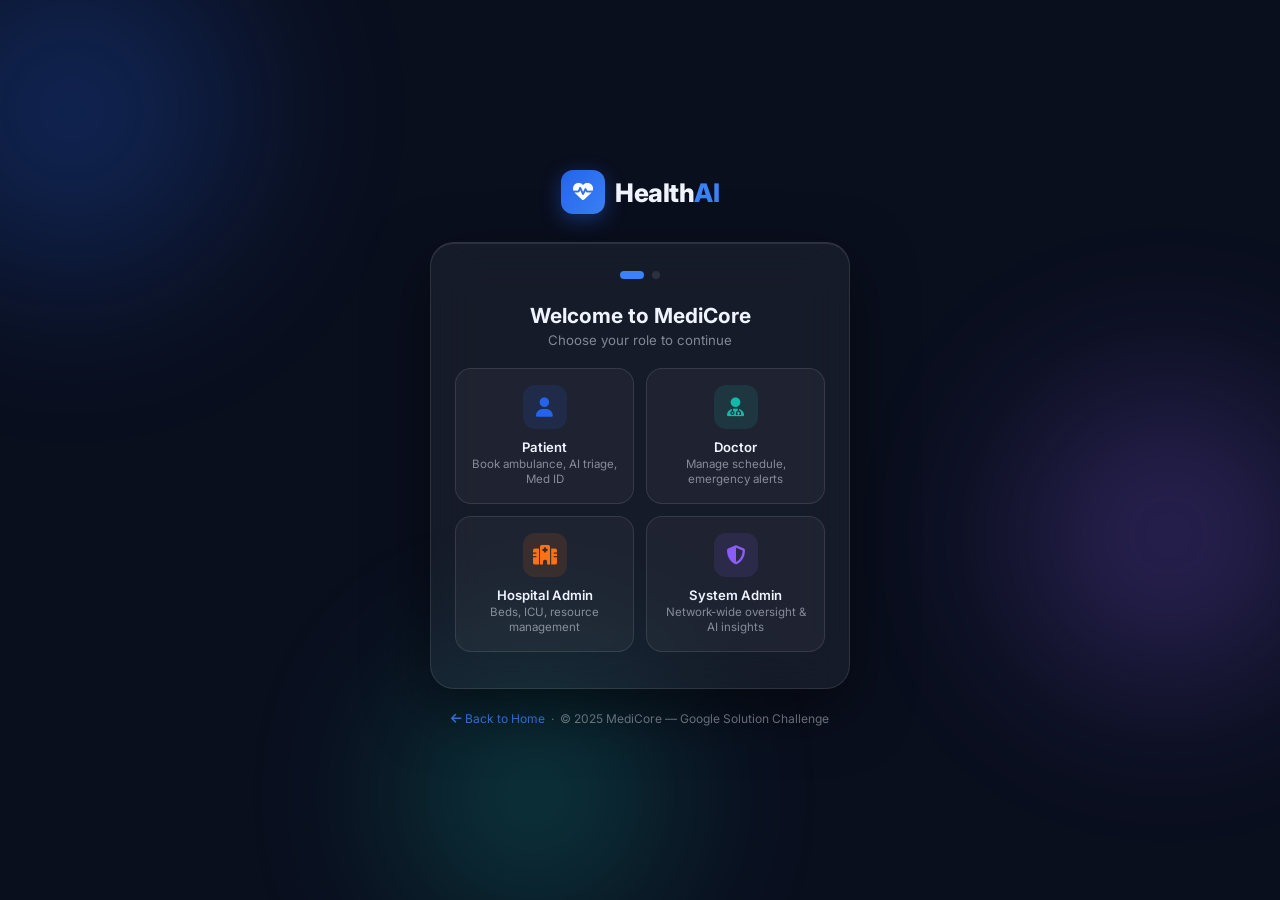
<file: hospital-dashboard.html>
<!DOCTYPE html>
<html lang="en">

<head>
    <meta charset="UTF-8">
    <meta name="viewport" content="width=device-width, initial-scale=1.0">
    <title>MediCore | Hospital Dashboard</title>
    <meta name="description" content="Hospital admin dashboard for resource management and patient intake.">
    <link
        href="https://fonts.googleapis.com/css2?family=Inter:wght@300;400;500;600;700;800&family=Poppins:wght@600;700;800&display=swap"
        rel="stylesheet">
    <link rel="stylesheet" href="https://cdnjs.cloudflare.com/ajax/libs/font-awesome/6.5.0/css/all.min.css">
    <link rel="stylesheet" href="assets/css/shared.css">
    <link rel="stylesheet" href="assets/css/dashboard.css">
    <link rel="stylesheet" href="assets/css/mobile.css">
    <link rel="stylesheet" href="assets/css/coming-soon.css">
</head>

<body>
    <div class="dashboard-layout">

        <!-- SIDEBAR -->
        <aside class="sidebar" id="sidebar">
            <div class="sidebar-brand">
                <div class="brand-icon-sm"><i class="fas fa-heartbeat"></i></div>
                <div class="brand-text">
                    <h3>MediCore</h3>
                    <p>City General Hospital</p>
                </div>
            </div>
            <nav class="sidebar-nav">
                <span class="nav-section-label">Main</span>
                <a href="#" class="sidebar-link active" id="sl-overview"><i class="fas fa-th-large"></i> Overview</a>
                <a href="#" class="sidebar-link" id="sl-requests"><i class="fas fa-ambulance"></i> Incoming Requests
                    <span class="badge-count">3</span></a>
                <a href="#" class="sidebar-link" id="sl-beds"><i class="fas fa-bed"></i> Bed Management</a>
                <span class="nav-section-label">Resources</span>
                <a href="resources.html" class="sidebar-link" id="sl-resources"><i class="fas fa-boxes"></i>
                    Resources</a>
                <a href="#" class="sidebar-link coming-soon" id="sl-doctors"><i class="fas fa-user-md"></i>
                    Doctors</a>
                <span class="nav-section-label">Reports</span>
                <a href="#" class="sidebar-link coming-soon" id="sl-analytics"><i class="fas fa-chart-bar"></i>
                    Analytics</a>
                <a href="#" class="sidebar-link coming-soon" id="sl-settings"><i class="fas fa-cog"></i> Settings</a>
            </nav>
            <div class="sidebar-footer">
                <div class="sidebar-user">
                    <div class="user-avatar" data-auth-avatar>DA</div>
                    <div class="user-info">
                        <h4 data-auth-name>Dr. Anjali Rao</h4>
                        <p data-auth-role>Hospital Administrator</p>
                    </div>
                </div>
                <button class="sidebar-logout-btn" onclick="MediCoreAuth.logout()">
                    <i class="fas fa-sign-out-alt"></i> Logout
                </button>
            </div>
        </aside>

        <!-- MAIN -->
        <div class="main-content">
            <div class="topbar">
                <div class="topbar-left">
                    <h2>Hospital Dashboard</h2>
                    <p>City General Hospital · Live Status</p>
                </div>
                <div class="topbar-right">
                    <span class="live-badge"><span class="live-pulse"></span>LIVE</span>
                    <button class="icon-btn alert-btn" aria-label="Notifications">
                        <i class="fas fa-bell"></i>
                        <div class="notif-dot"></div>
                    </button>
                    <button class="icon-btn" aria-label="Search"><i class="fas fa-search"></i></button>
                    <a href="index.html" class="btn btn-outline btn-sm">← Back to Home</a>
                </div>
            </div>

            <div class="page-content">

                <!-- ALERT BANNER -->
                <div class="alert-banner" id="alert-banner">
                    <div class="alert-banner-icon">
                        <i class="fas fa-exclamation-triangle"></i>
                    </div>
                    <div class="alert-banner-text">
                        <strong>High Priority Alert:</strong> ICU capacity at 89%. Consider redirecting non-critical
                        patients to Apollo Medical (2.8 km).
                    </div>
                    <button class="alert-banner-close" onclick="this.parentElement.style.display='none'"
                        aria-label="Close alert">×</button>
                </div>

                <!-- METRICS -->
                <div class="metrics-grid">
                    <div class="metric-card">
                        <div class="metric-icon blue"><i class="fas fa-bed"></i></div>
                        <div class="metric-info">
                            <div class="metric-value">42</div>
                            <div class="metric-label">Available Beds</div>
                            <div class="metric-change up"><i class="fas fa-arrow-up"></i> +5 from yesterday</div>
                        </div>
                    </div>
                    <div class="metric-card">
                        <div class="metric-icon red"><i class="fas fa-procedures"></i></div>
                        <div class="metric-info">
                            <div class="metric-value">8</div>
                            <div class="metric-label">ICU Units Available</div>
                            <div class="metric-change down"><i class="fas fa-arrow-down"></i> -3 from yesterday</div>
                        </div>
                    </div>
                    <div class="metric-card">
                        <div class="metric-icon teal"><i class="fas fa-lungs"></i></div>
                        <div class="metric-info">
                            <div class="metric-value">12</div>
                            <div class="metric-label">Ventilators Free</div>
                            <div class="metric-change up"><i class="fas fa-arrow-up"></i> Stable</div>
                        </div>
                    </div>
                    <div class="metric-card">
                        <div class="metric-icon orange"><i class="fas fa-ambulance"></i></div>
                        <div class="metric-info">
                            <div class="metric-value">5</div>
                            <div class="metric-label">Ambulances Active</div>
                            <div class="metric-change up"><i class="fas fa-arrow-up"></i> All operational</div>
                        </div>
                    </div>
                </div>

                <!-- CHARTS + REQUESTS -->
                <div class="dash-grid-2">

                    <!-- Occupancy Charts -->
                    <div class="dash-card" id="occupancy-card">
                        <div class="section-head">
                            <div>
                                <h3>Resource Occupancy</h3>
                                <p>Live utilization rates</p>
                            </div>
                            <div style="display:flex;gap:8px;align-items:center;">
                                <span class="live-badge"><span class="live-pulse"></span>Live</span>
                                <button class="btn btn-primary btn-sm"
                                    onclick="document.getElementById('capacity-modal').style.display='flex'">
                                    <i class="fas fa-edit"></i> Edit
                                </button>
                            </div>
                        </div>

                        <!-- General Beds Bar -->
                        <div class="resource-item">
                            <div class="resource-label-row">
                                <span class="resource-name"><i class="fas fa-bed" style="color:var(--primary)"></i>
                                    General Beds</span>
                                <span class="resource-pct" style="color:var(--success)">68%</span>
                            </div>
                            <div class="progress-bar-wrap">
                                <div class="progress-bar-fill"
                                    style="width:68%;background:linear-gradient(90deg,#22C55E,#16A34A)"></div>
                            </div>
                            <div class="resource-meta">42 available of 130 total</div>
                        </div>

                        <div class="resource-item">
                            <div class="resource-label-row">
                                <span class="resource-name"><i class="fas fa-procedures" style="color:var(--alert)"></i>
                                    ICU Units</span>
                                <span class="resource-pct" style="color:var(--warning)">89%</span>
                            </div>
                            <div class="progress-bar-wrap">
                                <div class="progress-bar-fill"
                                    style="width:89%;background:linear-gradient(90deg,#F59E0B,#D97706)"></div>
                            </div>
                            <div class="resource-meta">8 available of 72 total</div>
                        </div>

                        <div class="resource-item">
                            <div class="resource-label-row">
                                <span class="resource-name"><i class="fas fa-lungs" style="color:var(--secondary)"></i>
                                    Ventilators</span>
                                <span class="resource-pct" style="color:var(--success)">44%</span>
                            </div>
                            <div class="progress-bar-wrap">
                                <div class="progress-bar-fill"
                                    style="width:44%;background:linear-gradient(90deg,#14B8A6,#0D9488)"></div>
                            </div>
                            <div class="resource-meta">12 available of 22 total</div>
                        </div>

                        <div class="resource-item">
                            <div class="resource-label-row">
                                <span class="resource-name"><i class="fas fa-ambulance" style="color:var(--accent)"></i>
                                    Ambulances</span>
                                <span class="resource-pct" style="color:var(--success)">38%</span>
                            </div>
                            <div class="progress-bar-wrap">
                                <div class="progress-bar-fill"
                                    style="width:38%;background:linear-gradient(90deg,#F97316,#EA580C)"></div>
                            </div>
                            <div class="resource-meta">5 active of 8 total</div>
                        </div>

                        <!-- Mini Bar Chart -->
                        <div class="mini-bar-chart" id="trend-chart">
                            <div class="chart-label-row">
                                <span>Patient Inflow — Last 7 Days</span>
                            </div>
                            <div class="bar-chart-area">
                                <div class="bar-group">
                                    <div class="bar" style="height:55%"></div>
                                    <span>Mon</span>
                                </div>
                                <div class="bar-group">
                                    <div class="bar" style="height:70%"></div>
                                    <span>Tue</span>
                                </div>
                                <div class="bar-group">
                                    <div class="bar" style="height:48%"></div>
                                    <span>Wed</span>
                                </div>
                                <div class="bar-group">
                                    <div class="bar" style="height:85%"></div>
                                    <span>Thu</span>
                                </div>
                                <div class="bar-group">
                                    <div class="bar" style="height:62%"></div>
                                    <span>Fri</span>
                                </div>
                                <div class="bar-group">
                                    <div class="bar" style="height:90%"></div>
                                    <span>Sat</span>
                                </div>
                                <div class="bar-group active">
                                    <div class="bar" style="height:75%"></div>
                                    <span>Sun</span>
                                </div>
                            </div>
                        </div>
                    </div>

                    <!-- Incoming Requests -->
                    <div class="dash-card" id="requests-card">
                        <div class="section-head">
                            <div>
                                <h3>Incoming Requests</h3>
                                <p>Emergency patient queue</p>
                            </div>
                            <span class="badge badge-danger">3 Pending</span>
                        </div>
                        <div class="requests-list">

                            <div class="request-item critical" id="req-1">
                                <div class="req-severity critical-sev">
                                    <i class="fas fa-heartbeat"></i>
                                </div>
                                <div class="req-info">
                                    <h4>Rahul Mehta</h4>
                                    <p>Cardiac Arrest · Severity: <strong>High</strong></p>
                                    <span class="req-meta"><i class="fas fa-ambulance"></i> ETA: 3 min ·
                                        KA-01-Z-1234</span>
                                </div>
                                <div class="req-actions">
                                    <button class="btn btn-success btn-sm accept-btn"
                                        onclick="acceptRequest(this, 'req-1')">Accept</button>
                                    <button class="btn btn-sm"
                                        style="background:var(--border-light);color:var(--text-muted)">Redirect</button>
                                </div>
                            </div>

                            <div class="request-item" id="req-2">
                                <div class="req-severity medium-sev">
                                    <i class="fas fa-car-crash"></i>
                                </div>
                                <div class="req-info">
                                    <h4>Priya Singh</h4>
                                    <p>Road Accident · Severity: <strong>Medium</strong></p>
                                    <span class="req-meta"><i class="fas fa-ambulance"></i> ETA: 8 min ·
                                        KA-01-Z-5892</span>
                                </div>
                                <div class="req-actions">
                                    <button class="btn btn-success btn-sm accept-btn"
                                        onclick="acceptRequest(this, 'req-2')">Accept</button>
                                    <button class="btn btn-sm"
                                        style="background:var(--border-light);color:var(--text-muted)">Redirect</button>
                                </div>
                            </div>

                            <div class="request-item" id="req-3">
                                <div class="req-severity medium-sev">
                                    <i class="fas fa-brain"></i>
                                </div>
                                <div class="req-info">
                                    <h4>Suresh Kumar</h4>
                                    <p>Stroke · Severity: <strong>High</strong></p>
                                    <span class="req-meta"><i class="fas fa-ambulance"></i> ETA: 12 min ·
                                        KA-01-Z-2210</span>
                                </div>
                                <div class="req-actions">
                                    <button class="btn btn-success btn-sm accept-btn"
                                        onclick="acceptRequest(this, 'req-3')">Accept</button>
                                    <button class="btn btn-sm"
                                        style="background:var(--border-light);color:var(--text-muted)">Redirect</button>
                                </div>
                            </div>

                            <!-- Accepted -->
                            <div class="request-item accepted" id="req-4">
                                <div class="req-severity accepted-sev">
                                    <i class="fas fa-check"></i>
                                </div>
                                <div class="req-info">
                                    <h4>Anjali Desai</h4>
                                    <p>Breathing Issue · Severity: <strong>Medium</strong></p>
                                    <span class="req-meta"><i class="fas fa-hospital"></i> ICU Room 3
                                        Pre-assigned</span>
                                </div>
                                <div class="req-actions">
                                    <span class="badge badge-success">Accepted</span>
                                </div>
                            </div>

                        </div>
                    </div>
                </div>

                <!-- PATIENTS TABLE -->
                <div class="dash-card" id="patients-table-card" style="margin-top:24px">
                    <div class="section-head">
                        <div>
                            <h3>Current Patients</h3>
                            <p>Today's admitted patients</p>
                        </div>
                        <button class="btn btn-outline btn-sm">Export <i class="fas fa-download"></i></button>
                    </div>
                    <div class="table-wrap">
                        <table class="data-table">
                            <thead>
                                <tr>
                                    <th>Patient</th>
                                    <th>Emergency Type</th>
                                    <th>Ward</th>
                                    <th>Doctor</th>
                                    <th>Time</th>
                                    <th>Status</th>
                                </tr>
                            </thead>
                            <tbody>
                                <tr>
                                    <td>
                                        <div class="patient-cell">
                                            <div class="patient-avatar" style="background:#EFF6FF;color:var(--primary)">
                                                RS</div>
                                            <div>
                                                <div class="patient-name">Ramesh Singh</div>
                                                <div class="patient-age">M, 52 · A+</div>
                                            </div>
                                        </div>
                                    </td>
                                    <td><span class="badge badge-danger">Cardiac</span></td>
                                    <td>ICU · Room 4</td>
                                    <td>Dr. Sharma</td>
                                    <td>08:14 AM</td>
                                    <td><span class="badge badge-warning">In Treatment</span></td>
                                </tr>
                                <tr>
                                    <td>
                                        <div class="patient-cell">
                                            <div class="patient-avatar"
                                                style="background:#F0FDFA;color:var(--secondary)">KP</div>
                                            <div>
                                                <div class="patient-name">Kavya Patel</div>
                                                <div class="patient-age">F, 34 · B+</div>
                                            </div>
                                        </div>
                                    </td>
                                    <td><span class="badge badge-warning">Trauma</span></td>
                                    <td>Ward B · Room 12</td>
                                    <td>Dr. Mishra</td>
                                    <td>09:30 AM</td>
                                    <td><span class="badge badge-success">Stable</span></td>
                                </tr>
                                <tr>
                                    <td>
                                        <div class="patient-cell">
                                            <div class="patient-avatar" style="background:#FFF7ED;color:var(--accent)">
                                                MK</div>
                                            <div>
                                                <div class="patient-name">Mukesh Kumar</div>
                                                <div class="patient-age">M, 67 · O-</div>
                                            </div>
                                        </div>
                                    </td>
                                    <td><span class="badge badge-info">Breathing</span></td>
                                    <td>ICU · Room 7</td>
                                    <td>Dr. Rao</td>
                                    <td>11:02 AM</td>
                                    <td><span class="badge badge-danger">Critical</span></td>
                                </tr>
                                <tr>
                                    <td>
                                        <div class="patient-cell">
                                            <div class="patient-avatar" style="background:#F5F3FF;color:var(--purple)">
                                                PV</div>
                                            <div>
                                                <div class="patient-name">Pooja Verma</div>
                                                <div class="patient-age">F, 28 · AB+</div>
                                            </div>
                                        </div>
                                    </td>
                                    <td><span class="badge badge-info">Accident</span></td>
                                    <td>General · Room 22</td>
                                    <td>Dr. Nair</td>
                                    <td>12:45 PM</td>
                                    <td><span class="badge badge-success">Recovering</span></td>
                                </tr>
                            </tbody>
                        </table>
                    </div>
                </div>

            </div>
        </div>
    </div>

    <!-- Update Capacity Modal (Demo) -->
    <div id="capacity-modal" class="modal-overlay"
        style="display:none;position:fixed;inset:0;background:rgba(0,0,0,0.5);z-index:9999;align-items:center;justify-content:center;">
        <div class="modal-content"
            style="background:var(--surface);padding:24px;border-radius:12px;width:300px;box-shadow:0 10px 30px rgba(0,0,0,0.2);">
            <h3 style="margin:0 0 16px 0;">Update Capacity</h3>
            <div style="margin-bottom:12px;">
                <label style="display:block;margin-bottom:4px;font-size:0.875rem;">General Beds Available</label>
                <input type="number" id="mod-beds" value="42"
                    style="width:100%;padding:8px;border:1px solid var(--border-light);border-radius:6px;background:var(--bg);color:var(--text);">
            </div>
            <div style="margin-bottom:20px;">
                <label style="display:block;margin-bottom:4px;font-size:0.875rem;">ICU Units Available</label>
                <input type="number" id="mod-icu" value="8"
                    style="width:100%;padding:8px;border:1px solid var(--border-light);border-radius:6px;background:var(--bg);color:var(--text);">
            </div>
            <div style="display:flex;gap:8px;justify-content:flex-end;">
                <button class="btn btn-outline btn-sm"
                    onclick="document.getElementById('capacity-modal').style.display='none'">Cancel</button>
                <button class="btn btn-primary btn-sm" onclick="saveCapacity()">Save</button>
            </div>
        </div>
    </div>

    <script src="assets/js/auth.js"></script>
    <script src="assets/js/coming-soon.js"></script>
    <script src="assets/js/data.js"></script>
    <script src="assets/js/dashboard.js"></script>
    <script>
        // Auth guard: hospital admins only
        document.addEventListener('DOMContentLoaded', () => {
            MediCoreAuth.guardPage(['hospital', 'admin']);
            MediCoreAuth.injectUserUI();
            MediCoreAuth.initMobileSidebar();
        });

        function acceptRequest(btn, reqId) {
            const item = document.getElementById(reqId);
            item.classList.remove('critical');
            item.classList.add('accepted');
            const sev = item.querySelector('.req-severity');
            sev.className = 'req-severity accepted-sev';
            sev.innerHTML = '<i class="fas fa-check"></i>';
            const actDiv = item.querySelector('.req-actions');
            actDiv.innerHTML = '<span class="badge badge-success">Accepted</span>';
            const pending = document.querySelector('.badge-danger');
            if (pending && pending.textContent.includes('Pending')) {
                const n = parseInt(pending.textContent) - 1;
                pending.textContent = n > 0 ? `${n} Pending` : 'All Assigned';
                if (n === 0) pending.className = 'badge badge-success';
            }
        }

        // Demo Capacity Updater
        function saveCapacity() {
            const beds = document.getElementById('mod-beds').value;
            const icu = document.getElementById('mod-icu').value;

            // Update upper top metrics cards
            const metricVals = document.querySelectorAll('.metric-value');
            if (metricVals[0]) metricVals[0].textContent = beds;
            if (metricVals[1]) metricVals[1].textContent = icu;

            // Update occupancy chart labels (demo only logic)
            const metaLabels = document.querySelectorAll('.resource-meta');
            if (metaLabels[0]) metaLabels[0].textContent = `${beds} available of 130 total`;
            if (metaLabels[1]) metaLabels[1].textContent = `${icu} available of 72 total`;

            // Close modal
            document.getElementById('capacity-modal').style.display = 'none';

            // Show a success toast if coming-soon handler reinit can be hijacked or just alert
            const alertB = document.getElementById('alert-banner');
            if (alertB) {
                alertB.style.display = 'flex';
                alertB.className = 'alert-banner';
                alertB.style.borderLeftColor = 'var(--success)';
                alertB.innerHTML = `
                    <div class="alert-banner-icon" style="color:var(--success)"><i class="fas fa-check-circle"></i></div>
                    <div class="alert-banner-text"><strong>System Updated:</strong> Capacity metrics broadcasted to central triage real-time.</div>
                    <button class="alert-banner-close" onclick="this.parentElement.style.display='none'">×</button>
                `;
            }
        }
    </script>
</body>

</html>
</file>
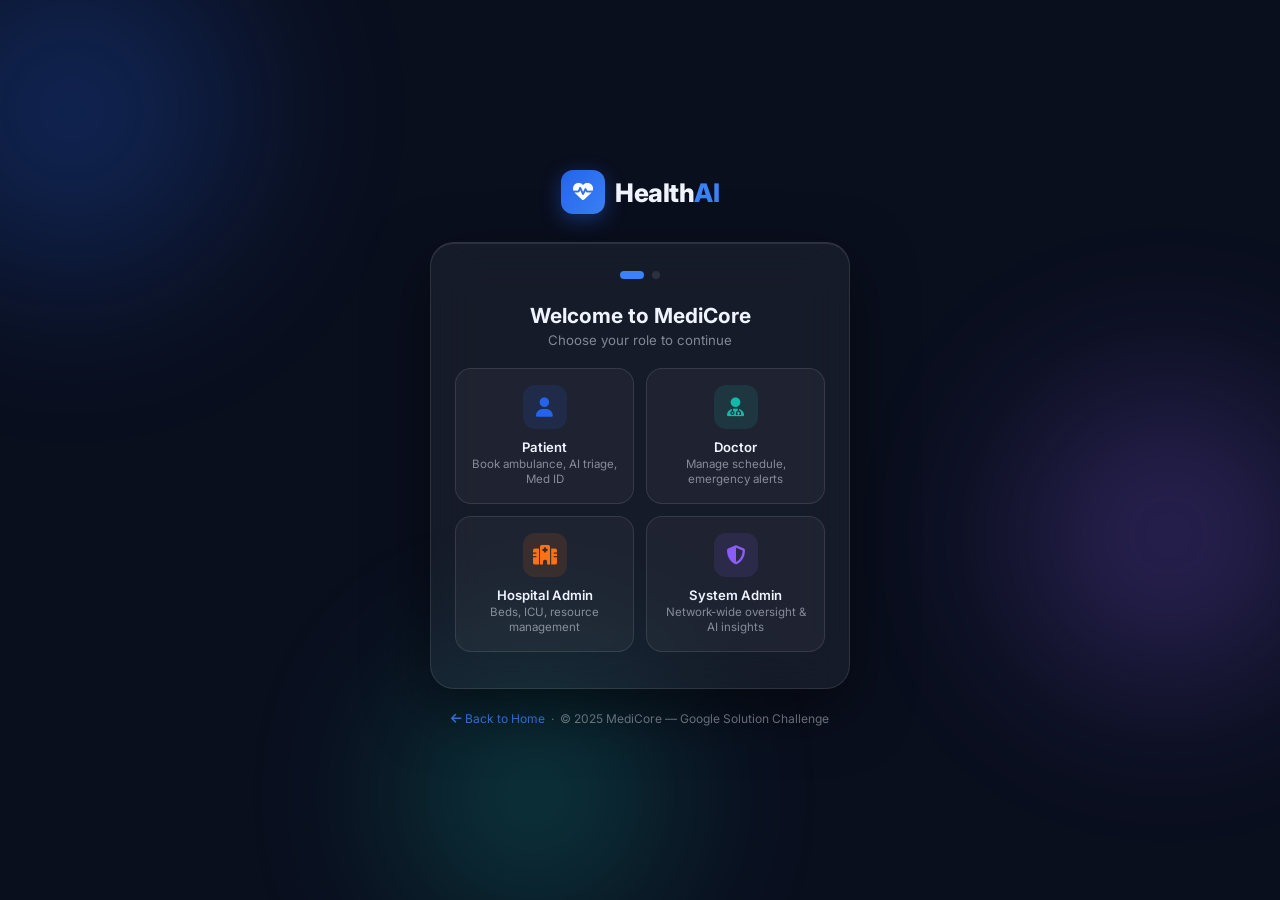
<file: login.html>
<!DOCTYPE html>
<html lang="en">

<head>
    <meta charset="UTF-8">
    <meta name="viewport" content="width=device-width, initial-scale=1.0, viewport-fit=cover">
    <title>MediCore | Sign In</title>
    <meta name="description" content="Login or register to MediCore — Smart Resource Allocation for Healthcare.">
    <link href="https://fonts.googleapis.com/css2?family=Inter:wght@300;400;500;600;700;800&display=swap"
        rel="stylesheet">
    <link rel="stylesheet" href="https://cdnjs.cloudflare.com/ajax/libs/font-awesome/6.5.0/css/all.min.css">
    <link rel="stylesheet" href="assets/css/login.css">
</head>

<body>

    <!-- Animated Background -->
    <div class="login-bg">
        <div class="orb orb-1"></div>
        <div class="orb orb-2"></div>
        <div class="orb orb-3"></div>
    </div>

    <div class="login-wrapper">

        <!-- Brand -->
        <div class="login-brand">
            <div class="brand-icon-lg"><i class="fas fa-heartbeat"></i></div>
            <div class="brand-title">Health<span class="brand-ai">AI</span></div>
        </div>

        <!-- Card -->
        <div class="login-card">

            <!-- Step Indicators -->
            <div class="step-indicator" id="step-indicator">
                <div class="step-dot active" id="dot-1"></div>
                <div class="step-dot" id="dot-2"></div>
            </div>

            <!-- ══════════════════════════════
                 STEP 1: Choose Role
            ══════════════════════════════ -->
            <div class="login-step active" id="step-1">
                <div class="step-title">
                    <h2>Welcome to MediCore</h2>
                    <p>Choose your role to continue</p>
                </div>

                <div class="role-grid">
                    <div class="role-card" id="role-patient" data-role="patient"
                        style="--role-color:#2563EB;--role-bg:rgba(37,99,235,0.12)" onclick="selectRole('patient')"
                        tabindex="0" aria-label="Patient role">
                        <div class="role-icon"><i class="fas fa-user"></i></div>
                        <div class="role-label">Patient</div>
                        <div class="role-desc">Book ambulance, AI triage, Med ID</div>
                    </div>
                    <div class="role-card" id="role-doctor" data-role="doctor"
                        style="--role-color:#14B8A6;--role-bg:rgba(20,184,166,0.12)" onclick="selectRole('doctor')"
                        tabindex="0" aria-label="Doctor role">
                        <div class="role-icon"><i class="fas fa-user-md"></i></div>
                        <div class="role-label">Doctor</div>
                        <div class="role-desc">Manage schedule, emergency alerts</div>
                    </div>
                    <div class="role-card" id="role-hospital" data-role="hospital"
                        style="--role-color:#F97316;--role-bg:rgba(249,115,22,0.12)" onclick="selectRole('hospital')"
                        tabindex="0" aria-label="Hospital Admin role">
                        <div class="role-icon"><i class="fas fa-hospital"></i></div>
                        <div class="role-label">Hospital Admin</div>
                        <div class="role-desc">Beds, ICU, resource management</div>
                    </div>
                    <div class="role-card" id="role-admin" data-role="admin"
                        style="--role-color:#8B5CF6;--role-bg:rgba(139,92,246,0.12)" onclick="selectRole('admin')"
                        tabindex="0" aria-label="System Admin role">
                        <div class="role-icon"><i class="fas fa-shield-alt"></i></div>
                        <div class="role-label">System Admin</div>
                        <div class="role-desc">Network-wide oversight & AI insights</div>
                    </div>
                </div>
            </div>

            <!-- ══════════════════════════════
                 STEP 2: Login / Register
            ══════════════════════════════ -->
            <div class="login-step" id="step-2">

                <!-- Back -->
                <button class="btn-back" onclick="goBack()">
                    <i class="fas fa-arrow-left"></i> Back
                </button>

                <!-- Selected Role Badge -->
                <div class="selected-role-badge" id="role-badge">
                    <div class="badge-dot" id="badge-dot" style="background:#2563EB"></div>
                    <span id="badge-label">Patient</span>
                </div>

                <!-- Auth Tabs -->
                <div class="auth-tabs">
                    <button class="auth-tab active" id="tab-login" onclick="switchTab('login')">Sign In</button>
                    <button class="auth-tab" id="tab-register" onclick="switchTab('register')">Register</button>
                </div>

                <!-- Error message -->
                <div class="form-message" id="form-msg"></div>

                <!-- ── LOGIN FORM ── -->
                <form id="login-form" onsubmit="handleLogin(event)">
                    <div class="form-group">
                        <label class="form-label">Email Address</label>
                        <div class="form-input-wrap">
                            <i class="fas fa-envelope form-input-icon"></i>
                            <input type="email" class="form-input" id="login-email" placeholder="your@email.com"
                                autocomplete="email" required>
                        </div>
                    </div>
                    <div class="form-group">
                        <label class="form-label">Password</label>
                        <div class="form-input-wrap">
                            <i class="fas fa-lock form-input-icon"></i>
                            <input type="password" class="form-input" id="login-password"
                                placeholder="Enter your password" autocomplete="current-password" required>
                            <button type="button" class="pw-toggle" onclick="togglePw('login-password', this)">
                                <i class="fas fa-eye"></i>
                            </button>
                        </div>
                    </div>

                    <div class="form-divider">or use demo credentials</div>

                    <button type="button" class="demo-fill-btn" id="demo-btn" onclick="fillDemo()">
                        <i class="fas fa-magic"></i> Auto-fill Demo Account
                    </button>

                    <br><br>
                    <button type="submit" class="btn-submit" id="login-submit-btn">
                        <span class="spinner" id="login-spinner"></span>
                        <span id="login-btn-text"><i class="fas fa-sign-in-alt"></i> Sign In</span>
                    </button>
                </form>

                <!-- ── REGISTER FORMS (role-specific) ── -->

                <!-- Patient Register -->
                <form id="register-form-patient" class="register-form" onsubmit="handleRegister(event)"
                    style="display:none">
                    <div class="form-row">
                        <div class="form-group">
                            <label class="form-label">First Name</label>
                            <input type="text" class="form-input" id="r-p-fname" placeholder="Arjun" required>
                        </div>
                        <div class="form-group">
                            <label class="form-label">Last Name</label>
                            <input type="text" class="form-input" id="r-p-lname" placeholder="Sharma" required>
                        </div>
                    </div>
                    <div class="form-group">
                        <label class="form-label">Email</label>
                        <div class="form-input-wrap">
                            <i class="fas fa-envelope form-input-icon"></i>
                            <input type="email" class="form-input" id="r-p-email" placeholder="your@email.com" required>
                        </div>
                    </div>
                    <div class="form-group">
                        <label class="form-label">Phone Number</label>
                        <div class="form-input-wrap">
                            <i class="fas fa-phone form-input-icon"></i>
                            <input type="tel" class="form-input" id="r-p-phone" placeholder="+91 98765 43210">
                        </div>
                    </div>
                    <div class="form-row">
                        <div class="form-group">
                            <label class="form-label">Date of Birth</label>
                            <input type="date" class="form-input" id="r-p-dob">
                        </div>
                        <div class="form-group">
                            <label class="form-label">Blood Group</label>
                            <select class="form-input" id="r-p-blood">
                                <option value="">Select</option>
                                <option>A+</option>
                                <option>A−</option>
                                <option>B+</option>
                                <option>B−</option>
                                <option>O+</option>
                                <option>O−</option>
                                <option>AB+</option>
                                <option>AB−</option>
                            </select>
                        </div>
                    </div>
                    <div class="form-group">
                        <label class="form-label">Password</label>
                        <div class="form-input-wrap">
                            <i class="fas fa-lock form-input-icon"></i>
                            <input type="password" class="form-input" id="r-p-pw" placeholder="Create a password"
                                required>
                            <button type="button" class="pw-toggle" onclick="togglePw('r-p-pw', this)"><i
                                    class="fas fa-eye"></i></button>
                        </div>
                    </div>
                    <div class="form-check">
                        <input type="checkbox" id="r-p-terms" required>
                        <label for="r-p-terms">I agree to the <a href="#">Terms of Service</a> and <a href="#">Privacy
                                Policy</a></label>
                    </div>
                    <button type="submit" class="btn-submit role-patient">
                        <i class="fas fa-user-plus"></i> Create Patient Account
                    </button>
                </form>

                <!-- Doctor Register -->
                <form id="register-form-doctor" class="register-form" onsubmit="handleRegister(event)"
                    style="display:none">
                    <div class="form-row">
                        <div class="form-group">
                            <label class="form-label">First Name</label>
                            <input type="text" class="form-input" id="r-d-fname" placeholder="Rajesh" required>
                        </div>
                        <div class="form-group">
                            <label class="form-label">Last Name</label>
                            <input type="text" class="form-input" id="r-d-lname" placeholder="Sharma" required>
                        </div>
                    </div>
                    <div class="form-group">
                        <label class="form-label">Email</label>
                        <div class="form-input-wrap">
                            <i class="fas fa-envelope form-input-icon"></i>
                            <input type="email" class="form-input" id="r-d-email" placeholder="dr.your@hospital.com"
                                required>
                        </div>
                    </div>
                    <div class="form-group">
                        <label class="form-label">Specialization</label>
                        <select class="form-input" id="r-d-spec" required>
                            <option value="">Choose specialization</option>
                            <option>Cardiologist</option>
                            <option>Neurologist</option>
                            <option>Orthopedic</option>
                            <option>Pediatrician</option>
                            <option>General Surgeon</option>
                            <option>Emergency Medicine</option>
                            <option>Anesthesiologist</option>
                            <option>Pulmonologist</option>
                        </select>
                    </div>
                    <div class="form-row">
                        <div class="form-group">
                            <label class="form-label">Medical License ID</label>
                            <input type="text" class="form-input" id="r-d-license" placeholder="MCI-12345" required>
                        </div>
                        <div class="form-group">
                            <label class="form-label">Experience (yrs)</label>
                            <input type="number" class="form-input" id="r-d-exp" placeholder="12" min="0" max="60">
                        </div>
                    </div>
                    <div class="form-group">
                        <label class="form-label">Affiliated Hospital</label>
                        <div class="form-input-wrap">
                            <i class="fas fa-hospital form-input-icon"></i>
                            <input type="text" class="form-input" id="r-d-hospital" placeholder="City General Hospital">
                        </div>
                    </div>
                    <div class="form-group">
                        <label class="form-label">Password</label>
                        <div class="form-input-wrap">
                            <i class="fas fa-lock form-input-icon"></i>
                            <input type="password" class="form-input" id="r-d-pw" placeholder="Create a password"
                                required>
                            <button type="button" class="pw-toggle" onclick="togglePw('r-d-pw', this)"><i
                                    class="fas fa-eye"></i></button>
                        </div>
                    </div>
                    <button type="submit" class="btn-submit role-doctor">
                        <i class="fas fa-user-md"></i> Create Doctor Account
                    </button>
                </form>

                <!-- Hospital Admin Register -->
                <form id="register-form-hospital" class="register-form" onsubmit="handleRegister(event)"
                    style="display:none">
                    <div class="form-group">
                        <label class="form-label">Administrator Name</label>
                        <div class="form-input-wrap">
                            <i class="fas fa-user form-input-icon"></i>
                            <input type="text" class="form-input" id="r-h-name" placeholder="Dr. Anjali Rao" required>
                        </div>
                    </div>
                    <div class="form-group">
                        <label class="form-label">Email</label>
                        <div class="form-input-wrap">
                            <i class="fas fa-envelope form-input-icon"></i>
                            <input type="email" class="form-input" id="r-h-email" placeholder="admin@hospital.com"
                                required>
                        </div>
                    </div>
                    <div class="form-group">
                        <label class="form-label">Hospital Name</label>
                        <div class="form-input-wrap">
                            <i class="fas fa-hospital form-input-icon"></i>
                            <input type="text" class="form-input" id="r-h-hospital" placeholder="City General Hospital"
                                required>
                        </div>
                    </div>
                    <div class="form-row">
                        <div class="form-group">
                            <label class="form-label">City</label>
                            <input type="text" class="form-input" id="r-h-city" placeholder="Noida">
                        </div>
                        <div class="form-group">
                            <label class="form-label">Bed Capacity</label>
                            <input type="number" class="form-input" id="r-h-beds" placeholder="500" min="1">
                        </div>
                    </div>
                    <div class="form-group">
                        <label class="form-label">Admin Authorization Code</label>
                        <div class="form-input-wrap">
                            <i class="fas fa-key form-input-icon"></i>
                            <input type="text" class="form-input" id="r-h-code" placeholder="HAI-HOSP-XXXX" required>
                        </div>
                    </div>
                    <div class="form-group">
                        <label class="form-label">Password</label>
                        <div class="form-input-wrap">
                            <i class="fas fa-lock form-input-icon"></i>
                            <input type="password" class="form-input" id="r-h-pw" placeholder="Create a password"
                                required>
                            <button type="button" class="pw-toggle" onclick="togglePw('r-h-pw', this)"><i
                                    class="fas fa-eye"></i></button>
                        </div>
                    </div>
                    <button type="submit" class="btn-submit role-hospital">
                        <i class="fas fa-hospital"></i> Register Hospital Admin
                    </button>
                </form>

                <!-- System Admin Register -->
                <form id="register-form-admin" class="register-form" onsubmit="handleRegister(event)"
                    style="display:none">
                    <div class="form-group">
                        <label class="form-label">Full Name</label>
                        <div class="form-input-wrap">
                            <i class="fas fa-user-shield form-input-icon"></i>
                            <input type="text" class="form-input" id="r-a-name" placeholder="Sunil Arora" required>
                        </div>
                    </div>
                    <div class="form-group">
                        <label class="form-label">Email</label>
                        <div class="form-input-wrap">
                            <i class="fas fa-envelope form-input-icon"></i>
                            <input type="email" class="form-input" id="r-a-email" placeholder="sysadmin@medicore.com"
                                required>
                        </div>
                    </div>
                    <div class="form-group">
                        <label class="form-label">System Admin Key</label>
                        <div class="form-input-wrap">
                            <i class="fas fa-shield-alt form-input-icon"></i>
                            <input type="password" class="form-input" id="r-a-key" placeholder="HAI-SYS-ADMIN-KEY"
                                required>
                            <button type="button" class="pw-toggle" onclick="togglePw('r-a-key', this)"><i
                                    class="fas fa-eye"></i></button>
                        </div>
                    </div>
                    <div class="form-group">
                        <label class="form-label">Password</label>
                        <div class="form-input-wrap">
                            <i class="fas fa-lock form-input-icon"></i>
                            <input type="password" class="form-input" id="r-a-pw" placeholder="Create a password"
                                required>
                            <button type="button" class="pw-toggle" onclick="togglePw('r-a-pw', this)"><i
                                    class="fas fa-eye"></i></button>
                        </div>
                    </div>
                    <button type="submit" class="btn-submit role-admin">
                        <i class="fas fa-shield-alt"></i> Create Admin Account
                    </button>
                </form>

            </div>
            <!-- end step-2 -->

        </div>
        <!-- end .login-card -->

        <div class="login-footer">
            <a href="index.html"><i class="fas fa-arrow-left"></i> Back to Home</a>
            &nbsp;·&nbsp; &copy; 2025 MediCore — Google Solution Challenge
        </div>

    </div><!-- end .login-wrapper -->

    <script src="assets/js/auth.js"></script>
    <script>
        // ── Demo Credentials per role ──
        const DEMO_CREDS = {
            patient: { email: 'patient@medicore.com', password: 'demo123', name: 'Arjun Sharma' },
            doctor: { email: 'doctor@medicore.com', password: 'demo123', name: 'Dr. Rajesh Sharma' },
            hospital: { email: 'hospital@medicore.com', password: 'demo123', name: 'Dr. Anjali Rao' },
            admin: { email: 'admin@medicore.com', password: 'demo123', name: 'Sunil Arora' },
        };

        const ROLE_META = {
            patient: { label: 'Patient', color: '#2563EB', icon: 'fa-user' },
            doctor: { label: 'Doctor', color: '#14B8A6', icon: 'fa-user-md' },
            hospital: { label: 'Hospital Admin', color: '#F97316', icon: 'fa-hospital' },
            admin: { label: 'System Admin', color: '#8B5CF6', icon: 'fa-shield-alt' },
        };

        let currentRole = null;
        let currentTab = 'login';

        // Redirect if already logged in
        if (MediCoreAuth.isLoggedIn()) {
            const u = MediCoreAuth.getUser();
            window.location.href = MediCoreAuth.getDashboard(u.role);
        }

        function selectRole(role) {
            currentRole = role;
            // Update card selection states
            document.querySelectorAll('.role-card').forEach(c => c.classList.remove('selected'));
            document.getElementById('role-' + role).classList.add('selected');

            // Small delay for visual feedback
            setTimeout(() => goToStep2(role), 240);
        }

        function goToStep2(role) {
            // Update step indicators
            document.getElementById('dot-1').classList.remove('active');
            document.getElementById('dot-1').classList.add('done');
            document.getElementById('dot-2').classList.add('active');

            // Show badge
            const meta = ROLE_META[role];
            document.getElementById('badge-dot').style.background = meta.color;
            document.getElementById('badge-label').innerHTML = `<i class="fas ${meta.icon}"></i> &nbsp;${meta.label}`;

            // Update submit button color class
            const subBtn = document.getElementById('login-submit-btn');
            subBtn.className = 'btn-submit role-' + role;

            // Switch steps
            document.getElementById('step-1').classList.remove('active');
            document.getElementById('step-2').classList.add('active');

            // Show correct register form
            showRegisterForm(role);
            switchTab(currentTab); // restore last tab
        }

        function goBack() {
            document.getElementById('dot-1').classList.add('active');
            document.getElementById('dot-1').classList.remove('done');
            document.getElementById('dot-2').classList.remove('active');
            document.getElementById('step-2').classList.remove('active');
            document.getElementById('step-1').classList.add('active');
            clearMsg();
        }

        function switchTab(tab) {
            currentTab = tab;
            const loginForm = document.getElementById('login-form');
            const regFormId = 'register-form-' + currentRole;
            const regForm = document.getElementById(regFormId);

            const tabLogin = document.getElementById('tab-login');
            const tabRegister = document.getElementById('tab-register');

            if (tab === 'login') {
                loginForm.style.display = '';
                if (regForm) regForm.style.display = 'none';
                tabLogin.classList.add('active');
                tabRegister.classList.remove('active');
            } else {
                loginForm.style.display = 'none';
                if (regForm) regForm.style.display = '';
                tabLogin.classList.remove('active');
                tabRegister.classList.add('active');
            }
            clearMsg();
        }

        function showRegisterForm(role) {
            document.querySelectorAll('.register-form').forEach(f => f.style.display = 'none');
        }

        function fillDemo() {
            const creds = DEMO_CREDS[currentRole];
            if (!creds) return;
            document.getElementById('login-email').value = creds.email;
            document.getElementById('login-password').value = creds.password;
            // Animate
            const btn = document.getElementById('demo-btn');
            btn.innerHTML = '<i class="fas fa-check"></i> Demo credentials filled!';
            btn.style.color = '#86EFAC';
            setTimeout(() => {
                btn.innerHTML = '<i class="fas fa-magic"></i> Auto-fill Demo Account';
                btn.style.color = '';
            }, 2000);
        }

        function togglePw(inputId, btn) {
            const inp = document.getElementById(inputId);
            const icon = btn.querySelector('i');
            if (inp.type === 'password') {
                inp.type = 'text';
                icon.className = 'fas fa-eye-slash';
            } else {
                inp.type = 'password';
                icon.className = 'fas fa-eye';
            }
        }

        function showMsg(text, type = 'error') {
            const el = document.getElementById('form-msg');
            el.textContent = text;
            el.className = 'form-message ' + type;
        }
        function clearMsg() {
            const el = document.getElementById('form-msg');
            el.textContent = '';
            el.className = 'form-message';
        }

        function setLoading(on) {
            const btn = document.getElementById('login-submit-btn');
            const spin = document.getElementById('login-spinner');
            const txt = document.getElementById('login-btn-text');
            btn.disabled = on;
            spin.style.display = on ? 'block' : 'none';
            txt.style.display = on ? 'none' : 'flex';
        }

        // ── Handle Login ──
        function handleLogin(e) {
            e.preventDefault();
            clearMsg();
            const email = document.getElementById('login-email').value.trim();
            const pw = document.getElementById('login-password').value;

            if (!email || !pw) { showMsg('Please fill in all fields.'); return; }

            setLoading(true);

            // Simulate async auth check
            setTimeout(() => {
                setLoading(false);
                const demo = DEMO_CREDS[currentRole];

                // Accept demo credentials OR any email+password for demo purposes
                if (email === demo.email && pw === demo.password) {
                    // Exact demo match
                    loginSuccess(demo.name, email);
                } else if (pw.length >= 6) {
                    // Accept any email with 6+ char password (demo mode)
                    const name = email.split('@')[0].replace(/[._]/g, ' ')
                        .replace(/\b\w/g, c => c.toUpperCase());
                    loginSuccess(name, email);
                } else {
                    showMsg('Invalid credentials. Try the demo auto-fill button.');
                }
            }, 900);
        }

        function loginSuccess(name, email) {
            MediCoreAuth.setUser(currentRole, name, email);
            showMsg('✓ Login successful! Redirecting…', 'success');
            setTimeout(() => {
                window.location.href = MediCoreAuth.getDashboard(currentRole);
            }, 800);
        }

        // ── Handle Register ──
        function handleRegister(e) {
            e.preventDefault();
            clearMsg();

            let name = '', email = '';
            switch (currentRole) {
                case 'patient':
                    name = `${document.getElementById('r-p-fname').value} ${document.getElementById('r-p-lname').value}`.trim();
                    email = document.getElementById('r-p-email').value.trim();
                    break;
                case 'doctor':
                    name = `Dr. ${document.getElementById('r-d-fname').value} ${document.getElementById('r-d-lname').value}`.trim();
                    email = document.getElementById('r-d-email').value.trim();
                    break;
                case 'hospital':
                    name = document.getElementById('r-h-name').value.trim();
                    email = document.getElementById('r-h-email').value.trim();
                    break;
                case 'admin':
                    name = document.getElementById('r-a-name').value.trim();
                    email = document.getElementById('r-a-email').value.trim();
                    break;
            }
            if (!name || !email) { showMsg('Please complete all required fields.'); return; }
            showMsg('✓ Account created! Signing you in…', 'success');
            setTimeout(() => {
                MediCoreAuth.setUser(currentRole, name, email);
                window.location.href = MediCoreAuth.getDashboard(currentRole);
            }, 1000);
        }

        // Keyboard support for role cards
        document.querySelectorAll('.role-card').forEach(card => {
            card.addEventListener('keydown', e => {
                if (e.key === 'Enter' || e.key === ' ') {
                    e.preventDefault();
                    card.click();
                }
            });
        });
    </script>
</body>

</html>
</file>
<file: assets/css/shared.css>
/* ============================
   SHARED DESIGN SYSTEM
   MediCore Platform
   ============================ */

:root {
    --primary: #2563EB;
    --primary-light: #3B82F6;
    --primary-dark: #1D4ED8;
    --primary-bg: #EFF6FF;
    --secondary: #14B8A6;
    --secondary-light: #2DD4BF;
    --secondary-bg: #F0FDFA;
    --accent: #F97316;
    --accent-bg: #FFF7ED;
    --alert: #EF4444;
    --alert-bg: #FEF2F2;
    --success: #22C55E;
    --success-bg: #F0FDF4;
    --warning: #F59E0B;
    --warning-bg: #FFFBEB;
    --purple: #8B5CF6;
    --purple-bg: #F5F3FF;
    --bg: #F8FAFC;
    --bg-card: #FFFFFF;
    --text-primary: #0F172A;
    --text-secondary: #475569;
    --text-muted: #94A3B8;
    --border: #E2E8F0;
    --border-light: #F1F5F9;
    --shadow-sm: 0 1px 3px rgba(0, 0, 0, 0.08), 0 1px 2px rgba(0, 0, 0, 0.04);
    --shadow-md: 0 4px 16px rgba(0, 0, 0, 0.08), 0 2px 8px rgba(0, 0, 0, 0.04);
    --shadow-lg: 0 20px 40px rgba(0, 0, 0, 0.10), 0 8px 20px rgba(0, 0, 0, 0.06);
    --shadow-xl: 0 30px 60px rgba(0, 0, 0, 0.12);
    --radius-sm: 8px;
    --radius-md: 12px;
    --radius-lg: 16px;
    --radius-xl: 24px;
    --radius-full: 9999px;
    --gradient-primary: linear-gradient(135deg, #2563EB 0%, #14B8A6 100%);
    --gradient-hero: linear-gradient(135deg, #0F172A 0%, #1e3a5f 50%, #0d3343 100%);
    --gradient-card: linear-gradient(135deg, rgba(37, 99, 235, 0.05) 0%, rgba(20, 184, 166, 0.05) 100%);
    --sidebar-width: 260px;
    --navbar-height: 70px;
    --transition: all 0.3s cubic-bezier(0.4, 0, 0.2, 1);
}

*,
*::before,
*::after {
    box-sizing: border-box;
    margin: 0;
    padding: 0;
}

html {
    scroll-behavior: smooth;
}

body {
    font-family: 'Inter', -apple-system, BlinkMacSystemFont, sans-serif;
    background: var(--bg);
    color: var(--text-primary);
    line-height: 1.6;
    -webkit-font-smoothing: antialiased;
}

h1,
h2,
h3,
h4,
h5,
h6 {
    font-family: 'Poppins', 'Inter', sans-serif;
    font-weight: 700;
    line-height: 1.2;
}

a {
    text-decoration: none;
    color: inherit;
}

img {
    max-width: 100%;
    display: block;
}

/* ============================
   BUTTONS
   ============================ */
.btn {
    display: inline-flex;
    align-items: center;
    gap: 8px;
    padding: 10px 20px;
    border-radius: var(--radius-full);
    font-weight: 600;
    font-size: 0.9rem;
    cursor: pointer;
    border: none;
    transition: var(--transition);
    white-space: nowrap;
    font-family: 'Inter', sans-serif;
}

.btn-primary {
    background: var(--gradient-primary);
    color: white;
    box-shadow: 0 4px 15px rgba(37, 99, 235, 0.3);
}

.btn-primary:hover {
    transform: translateY(-2px);
    box-shadow: 0 8px 25px rgba(37, 99, 235, 0.4);
}

.btn-outline {
    background: transparent;
    color: var(--primary);
    border: 2px solid var(--primary);
}

.btn-outline:hover {
    background: var(--primary);
    color: white;
}

.btn-glass {
    background: rgba(255, 255, 255, 0.15);
    color: white;
    border: 1px solid rgba(255, 255, 255, 0.3);
    backdrop-filter: blur(10px);
}

.btn-glass:hover {
    background: rgba(255, 255, 255, 0.25);
    transform: translateY(-2px);
}

.btn-lg {
    padding: 14px 28px;
    font-size: 1rem;
    border-radius: var(--radius-full);
}

.btn-sm {
    padding: 6px 14px;
    font-size: 0.8rem;
}

.btn-danger {
    background: linear-gradient(135deg, #EF4444, #DC2626);
    color: white;
    box-shadow: 0 4px 15px rgba(239, 68, 68, 0.3);
}

.btn-danger:hover {
    transform: translateY(-2px);
    box-shadow: 0 8px 25px rgba(239, 68, 68, 0.45);
}

.btn-success {
    background: linear-gradient(135deg, #22C55E, #16A34A);
    color: white;
    box-shadow: 0 4px 15px rgba(34, 197, 94, 0.3);
}

.btn-teal {
    background: linear-gradient(135deg, #14B8A6, #0D9488);
    color: white;
    box-shadow: 0 4px 15px rgba(20, 184, 166, 0.3);
}

.btn-block {
    width: 100%;
    justify-content: center;
}

/* ============================
   CARDS
   ============================ */
.card {
    background: var(--bg-card);
    border-radius: var(--radius-lg);
    border: 1px solid var(--border);
    box-shadow: var(--shadow-sm);
    padding: 24px;
    transition: var(--transition);
}

.card:hover {
    box-shadow: var(--shadow-md);
    transform: translateY(-2px);
}

/* ============================
   BADGES / STATUS
   ============================ */
.badge {
    display: inline-flex;
    align-items: center;
    gap: 5px;
    padding: 4px 10px;
    border-radius: var(--radius-full);
    font-size: 0.75rem;
    font-weight: 600;
}

.badge-success {
    background: var(--success-bg);
    color: #16A34A;
}

.badge-warning {
    background: var(--warning-bg);
    color: #D97706;
}

.badge-danger {
    background: var(--alert-bg);
    color: #DC2626;
}

.badge-info {
    background: var(--primary-bg);
    color: var(--primary);
}

.badge-live {
    background: rgba(239, 68, 68, 0.1);
    color: #DC2626;
    animation: pulse-badge 2s infinite;
}

@keyframes pulse-badge {

    0%,
    100% {
        opacity: 1;
    }

    50% {
        opacity: 0.7;
    }
}

/* ============================
   LIVE INDICATORS
   ============================ */
.live-badge {
    display: inline-flex;
    align-items: center;
    gap: 6px;
    padding: 4px 10px;
    background: rgba(239, 68, 68, 0.15);
    color: #EF4444;
    border-radius: var(--radius-full);
    font-size: 0.7rem;
    font-weight: 700;
    letter-spacing: 1px;
}

.live-pulse {
    width: 6px;
    height: 6px;
    background: #EF4444;
    border-radius: 50%;
    animation: live-anim 1.2s infinite;
    display: inline-block;
}

@keyframes live-anim {

    0%,
    100% {
        opacity: 1;
        transform: scale(1);
    }

    50% {
        opacity: 0.4;
        transform: scale(0.7);
    }
}

/* ============================
   SHARED DASHBOARD LAYOUT
   ============================ */
.dashboard-layout {
    display: flex;
    min-height: 100vh;
    background: var(--bg);
}

/* SIDEBAR */
.sidebar {
    width: var(--sidebar-width);
    background: var(--text-primary);
    color: white;
    display: flex;
    flex-direction: column;
    position: fixed;
    top: 0;
    left: 0;
    height: 100vh;
    z-index: 100;
    transition: var(--transition);
}

.sidebar-brand {
    padding: 24px 20px;
    border-bottom: 1px solid rgba(255, 255, 255, 0.1);
    display: flex;
    align-items: center;
    gap: 12px;
}

.sidebar-brand .brand-icon-sm {
    width: 38px;
    height: 38px;
    background: var(--gradient-primary);
    border-radius: var(--radius-sm);
    display: flex;
    align-items: center;
    justify-content: center;
    font-size: 1rem;
    color: white;
}

.sidebar-brand .brand-text h3 {
    font-size: 1rem;
    font-weight: 700;
    color: white;
}

.sidebar-brand .brand-text p {
    font-size: 0.7rem;
    color: rgba(255, 255, 255, 0.5);
    margin-top: 1px;
}

.sidebar-nav {
    flex: 1;
    padding: 20px 12px;
    overflow-y: auto;
}

.nav-section-label {
    font-size: 0.65rem;
    font-weight: 600;
    text-transform: uppercase;
    letter-spacing: 1.5px;
    color: rgba(255, 255, 255, 0.4);
    padding: 8px 10px 6px;
    margin-top: 12px;
}

.sidebar-link {
    display: flex;
    align-items: center;
    gap: 12px;
    padding: 10px 12px;
    border-radius: var(--radius-md);
    color: rgba(255, 255, 255, 0.7);
    font-size: 0.875rem;
    font-weight: 500;
    transition: var(--transition);
    cursor: pointer;
    margin-bottom: 2px;
    border: none;
    background: none;
    width: 100%;
    text-align: left;
    text-decoration: none;
}

.sidebar-link:hover {
    background: rgba(255, 255, 255, 0.08);
    color: white;
}

.sidebar-link.active {
    background: var(--gradient-primary);
    color: white;
    box-shadow: 0 4px 12px rgba(37, 99, 235, 0.3);
}

.sidebar-link i {
    width: 20px;
    text-align: center;
    font-size: 0.95rem;
}

.sidebar-link .badge-count {
    margin-left: auto;
    background: var(--alert);
    color: white;
    border-radius: var(--radius-full);
    font-size: 0.7rem;
    font-weight: 700;
    padding: 1px 7px;
    min-width: 20px;
    text-align: center;
}

.sidebar-footer {
    padding: 16px 12px;
    border-top: 1px solid rgba(255, 255, 255, 0.1);
}

.sidebar-user {
    display: flex;
    align-items: center;
    gap: 10px;
    padding: 10px;
    border-radius: var(--radius-md);
    cursor: pointer;
    transition: var(--transition);
}

.sidebar-user:hover {
    background: rgba(255, 255, 255, 0.08);
}

.user-avatar {
    width: 36px;
    height: 36px;
    border-radius: 50%;
    background: var(--gradient-primary);
    display: flex;
    align-items: center;
    justify-content: center;
    font-size: 0.875rem;
    font-weight: 700;
    color: white;
    flex-shrink: 0;
}

.user-info h4 {
    font-size: 0.8rem;
    color: white;
    font-weight: 600;
}

.user-info p {
    font-size: 0.7rem;
    color: rgba(255, 255, 255, 0.5);
}

/* MAIN CONTENT */
.main-content {
    margin-left: var(--sidebar-width);
    flex: 1;
    display: flex;
    flex-direction: column;
    min-height: 100vh;
}

/* TOPBAR */
.topbar {
    height: var(--navbar-height);
    background: var(--bg-card);
    border-bottom: 1px solid var(--border);
    display: flex;
    align-items: center;
    justify-content: space-between;
    padding: 0 28px;
    position: sticky;
    top: 0;
    z-index: 50;
}

.topbar-left h2 {
    font-size: 1.2rem;
    font-weight: 700;
    color: var(--text-primary);
}

.topbar-left p {
    font-size: 0.8rem;
    color: var(--text-muted);
}

.topbar-right {
    display: flex;
    align-items: center;
    gap: 12px;
}

.icon-btn {
    width: 38px;
    height: 38px;
    border-radius: var(--radius-md);
    border: 1px solid var(--border);
    background: var(--bg-card);
    display: flex;
    align-items: center;
    justify-content: center;
    cursor: pointer;
    color: var(--text-secondary);
    transition: var(--transition);
    font-size: 0.9rem;
}

.icon-btn:hover {
    background: var(--primary-bg);
    color: var(--primary);
    border-color: var(--primary);
}

.icon-btn.alert-btn {
    position: relative;
}

.notif-dot {
    position: absolute;
    top: 6px;
    right: 6px;
    width: 8px;
    height: 8px;
    background: var(--alert);
    border-radius: 50%;
    border: 2px solid white;
}

/* PAGE CONTENT */
.page-content {
    padding: 28px;
    flex: 1;
}

/* ============================
   METRICS CARDS
   ============================ */
.metrics-grid {
    display: grid;
    grid-template-columns: repeat(auto-fit, minmax(200px, 1fr));
    gap: 20px;
    margin-bottom: 28px;
}

.metric-card {
    background: var(--bg-card);
    border: 1px solid var(--border);
    border-radius: var(--radius-lg);
    padding: 20px 24px;
    display: flex;
    align-items: center;
    gap: 16px;
    box-shadow: var(--shadow-sm);
    transition: var(--transition);
    cursor: default;
}

.metric-card:hover {
    box-shadow: var(--shadow-md);
    transform: translateY(-2px);
}

.metric-icon {
    width: 52px;
    height: 52px;
    border-radius: var(--radius-md);
    display: flex;
    align-items: center;
    justify-content: center;
    font-size: 1.3rem;
    flex-shrink: 0;
}

.metric-icon.blue {
    background: var(--primary-bg);
    color: var(--primary);
}

.metric-icon.teal {
    background: var(--secondary-bg);
    color: var(--secondary);
}

.metric-icon.orange {
    background: var(--accent-bg);
    color: var(--accent);
}

.metric-icon.red {
    background: var(--alert-bg);
    color: var(--alert);
}

.metric-icon.green {
    background: var(--success-bg);
    color: var(--success);
}

.metric-icon.purple {
    background: var(--purple-bg);
    color: var(--purple);
}

.metric-info .metric-value {
    font-size: 1.8rem;
    font-weight: 800;
    color: var(--text-primary);
    line-height: 1;
}

.metric-info .metric-label {
    font-size: 0.8rem;
    color: var(--text-muted);
    margin-top: 4px;
}

.metric-info .metric-change {
    font-size: 0.75rem;
    font-weight: 600;
    margin-top: 4px;
}

.metric-change.up {
    color: var(--success);
}

.metric-change.down {
    color: var(--alert);
}

/* ============================
   SECTION HEADERS
   ============================ */
.section-head {
    display: flex;
    align-items: center;
    justify-content: space-between;
    margin-bottom: 16px;
}

.section-head h3 {
    font-size: 1.05rem;
    font-weight: 700;
    color: var(--text-primary);
}

.section-head p {
    font-size: 0.8rem;
    color: var(--text-muted);
    margin-top: 2px;
}

/* ============================
   TABLES
   ============================ */
.data-table {
    width: 100%;
    border-collapse: collapse;
}

.data-table th {
    text-align: left;
    font-size: 0.75rem;
    font-weight: 600;
    text-transform: uppercase;
    letter-spacing: 0.5px;
    color: var(--text-muted);
    padding: 12px 16px;
    border-bottom: 1px solid var(--border);
}

.data-table td {
    padding: 14px 16px;
    font-size: 0.875rem;
    color: var(--text-primary);
    border-bottom: 1px solid var(--border-light);
    vertical-align: middle;
}

.data-table tr:last-child td {
    border-bottom: none;
}

.data-table tr:hover td {
    background: var(--bg);
}

/* ============================
   PROGRESS BARS
   ============================ */
.progress-bar-wrap {
    background: var(--border-light);
    border-radius: var(--radius-full);
    height: 8px;
    overflow: hidden;
}

.progress-bar-fill {
    height: 100%;
    border-radius: var(--radius-full);
    transition: width 1s ease;
}

/* ============================
   FORM ELEMENTS
   ============================ */
.form-group {
    margin-bottom: 18px;
}

.form-group label {
    display: block;
    font-size: 0.85rem;
    font-weight: 600;
    color: var(--text-secondary);
    margin-bottom: 6px;
}

.form-control {
    width: 100%;
    padding: 11px 16px;
    border: 1px solid var(--border);
    border-radius: var(--radius-md);
    font-size: 0.9rem;
    font-family: 'Inter', sans-serif;
    color: var(--text-primary);
    background: var(--bg-card);
    transition: var(--transition);
}

.form-control:focus {
    outline: none;
    border-color: var(--primary);
    box-shadow: 0 0 0 3px rgba(37, 99, 235, 0.1);
}

.form-control::placeholder {
    color: var(--text-muted);
}

select.form-control {
    cursor: pointer;
}

/* ============================
   STATUS INDICATORS
   ============================ */
.status-dot {
    width: 8px;
    height: 8px;
    border-radius: 50%;
    display: inline-block;
    flex-shrink: 0;
}

.status-dot.available {
    background: var(--success);
}

.status-dot.busy {
    background: var(--alert);
}

.status-dot.moderate {
    background: var(--warning);
}

/* ============================
   SCROLLBAR
   ============================ */
::-webkit-scrollbar {
    width: 6px;
    height: 6px;
}

::-webkit-scrollbar-track {
    background: var(--border-light);
}

::-webkit-scrollbar-thumb {
    background: var(--border);
    border-radius: var(--radius-full);
}

::-webkit-scrollbar-thumb:hover {
    background: var(--text-muted);
}

/* ============================
   GRADIENT TEXT
   ============================ */
.gradient-text {
    background: var(--gradient-primary);
    -webkit-background-clip: text;
    -webkit-text-fill-color: transparent;
    background-clip: text;
}

/* ============================
   ANIMATIONS
   ============================ */
@keyframes fadeInUp {
    from {
        opacity: 0;
        transform: translateY(24px);
    }

    to {
        opacity: 1;
        transform: translateY(0);
    }
}

@keyframes fadeIn {
    from {
        opacity: 0;
    }

    to {
        opacity: 1;
    }
}

@keyframes slideInLeft {
    from {
        opacity: 0;
        transform: translateX(-24px);
    }

    to {
        opacity: 1;
        transform: translateX(0);
    }
}

@keyframes scaleIn {
    from {
        opacity: 0;
        transform: scale(0.92);
    }

    to {
        opacity: 1;
        transform: scale(1);
    }
}

.animate-fadeInUp {
    animation: fadeInUp 0.6s ease both;
}

.animate-delay-1 {
    animation-delay: 0.1s;
}

.animate-delay-2 {
    animation-delay: 0.2s;
}

.animate-delay-3 {
    animation-delay: 0.3s;
}

.animate-delay-4 {
    animation-delay: 0.4s;
}

/* ============================
   RESPONSIVE
   ============================ */
@media (max-width: 1024px) {
    .sidebar {
        transform: translateX(-100%);
    }

    .sidebar.open {
        transform: translateX(0);
    }

    .main-content {
        margin-left: 0;
    }
}

@media (max-width: 768px) {
    .metrics-grid {
        grid-template-columns: 1fr 1fr;
    }

    .page-content {
        padding: 16px;
    }
}

@media (max-width: 480px) {
    .metrics-grid {
        grid-template-columns: 1fr;
    }
}
</file>
<file: assets/css/landing.css>
/* ============================
   LANDING PAGE STYLES
   ============================ */

/* NAVBAR */
.navbar {
    position: fixed;
    top: 0;
    left: 0;
    right: 0;
    z-index: 1000;
    padding: 0 40px;
    height: 70px;
    background: transparent;
    transition: all 0.4s ease;
}

.navbar.scrolled {
    background: rgba(15, 23, 42, 0.95);
    backdrop-filter: blur(20px);
    box-shadow: 0 1px 30px rgba(0, 0, 0, 0.2);
}

.nav-container {
    max-width: 1280px;
    margin: 0 auto;
    height: 100%;
    display: flex;
    align-items: center;
    gap: 40px;
}

.nav-brand {
    display: flex;
    align-items: center;
    gap: 10px;
    text-decoration: none;
}

.brand-icon {
    width: 40px;
    height: 40px;
    background: var(--gradient-primary);
    border-radius: 10px;
    display: flex;
    align-items: center;
    justify-content: center;
    color: white;
    font-size: 1.1rem;
    animation: heartbeat 2s ease-in-out infinite;
}

@keyframes heartbeat {

    0%,
    100% {
        transform: scale(1);
    }

    14% {
        transform: scale(1.1);
    }

    28% {
        transform: scale(1);
    }

    42% {
        transform: scale(1.07);
    }

    70% {
        transform: scale(1);
    }
}

.brand-name {
    font-family: 'Poppins', sans-serif;
    font-weight: 800;
    font-size: 1.4rem;
    color: white;
    letter-spacing: -0.5px;
}

.nav-links {
    display: flex;
    align-items: center;
    gap: 32px;
    flex: 1;
}

.nav-link {
    color: rgba(255, 255, 255, 0.8);
    font-size: 0.9rem;
    font-weight: 500;
    transition: color 0.2s;
}

.nav-link:hover {
    color: white;
}

.nav-actions {
    display: flex;
    align-items: center;
    gap: 12px;
    margin-left: auto;
}

.nav-actions .btn-outline {
    color: rgba(255, 255, 255, 0.9);
    border-color: rgba(255, 255, 255, 0.3);
}

.nav-actions .btn-outline:hover {
    background: rgba(255, 255, 255, 0.15);
    color: white;
    border-color: rgba(255, 255, 255, 0.5);
}

.hamburger {
    display: none;
    flex-direction: column;
    gap: 5px;
    background: none;
    border: none;
    cursor: pointer;
    padding: 5px;
}

.hamburger span {
    display: block;
    width: 24px;
    height: 2px;
    background: white;
    border-radius: 2px;
    transition: var(--transition);
}

/* ============================
   HERO
   ============================ */
.hero {
    min-height: 100vh;
    background: var(--gradient-hero);
    position: relative;
    overflow: hidden;
    display: flex;
    flex-direction: column;
    align-items: center;
}

.hero-bg {
    position: absolute;
    inset: 0;
    overflow: hidden;
}

.hero-orb {
    position: absolute;
    border-radius: 50%;
    filter: blur(80px);
    pointer-events: none;
}

.orb-1 {
    width: 600px;
    height: 600px;
    background: radial-gradient(circle, rgba(37, 99, 235, 0.3) 0%, transparent 70%);
    top: -200px;
    right: -100px;
    animation: float1 8s ease-in-out infinite;
}

.orb-2 {
    width: 400px;
    height: 400px;
    background: radial-gradient(circle, rgba(20, 184, 166, 0.25) 0%, transparent 70%);
    bottom: -100px;
    left: 100px;
    animation: float2 10s ease-in-out infinite;
}

.orb-3 {
    width: 300px;
    height: 300px;
    background: radial-gradient(circle, rgba(249, 115, 22, 0.15) 0%, transparent 70%);
    top: 40%;
    left: 50%;
    animation: float3 6s ease-in-out infinite;
}

@keyframes float1 {

    0%,
    100% {
        transform: translate(0, 0);
    }

    50% {
        transform: translate(-30px, 40px);
    }
}

@keyframes float2 {

    0%,
    100% {
        transform: translate(0, 0);
    }

    50% {
        transform: translate(40px, -30px);
    }
}

@keyframes float3 {

    0%,
    100% {
        transform: translate(0, 0);
    }

    50% {
        transform: translate(-20px, 20px);
    }
}

.grid-overlay {
    position: absolute;
    inset: 0;
    background-image:
        linear-gradient(rgba(255, 255, 255, 0.03) 1px, transparent 1px),
        linear-gradient(90deg, rgba(255, 255, 255, 0.03) 1px, transparent 1px);
    background-size: 60px 60px;
}

.hero-container {
    max-width: 1280px;
    width: 100%;
    margin: 0 auto;
    padding: 140px 40px 80px;
    display: grid;
    grid-template-columns: 1fr 1fr;
    gap: 60px;
    align-items: center;
    position: relative;
    z-index: 2;
}

.hero-content {
    animation: fadeInUp 0.8s ease both;
}

.hero-badge {
    display: inline-flex;
    align-items: center;
    gap: 8px;
    background: rgba(37, 99, 235, 0.2);
    border: 1px solid rgba(37, 99, 235, 0.4);
    color: #93c5fd;
    padding: 6px 14px;
    border-radius: var(--radius-full);
    font-size: 0.8rem;
    font-weight: 600;
    margin-bottom: 24px;
    letter-spacing: 0.3px;
}

.badge-dot {
    width: 8px;
    height: 8px;
    border-radius: 50%;
    background: #3B82F6;
    animation: live-anim 1.5s infinite;
}

.hero-title {
    font-size: clamp(2.2rem, 4vw, 3.5rem);
    font-weight: 900;
    color: white;
    line-height: 1.1;
    margin-bottom: 20px;
    letter-spacing: -1px;
}

.hero-subtitle {
    font-size: 1.05rem;
    color: rgba(255, 255, 255, 0.72);
    line-height: 1.7;
    max-width: 500px;
    margin-bottom: 36px;
}

.hero-cta {
    display: flex;
    gap: 14px;
    flex-wrap: wrap;
    margin-bottom: 48px;
}

.pulse-btn {
    position: relative;
}

.pulse-btn::before {
    content: '';
    position: absolute;
    inset: -4px;
    border-radius: var(--radius-full);
    background: var(--gradient-primary);
    opacity: 0;
    animation: pulse-ring 2s ease-out infinite;
}

@keyframes pulse-ring {
    0% {
        transform: scale(1);
        opacity: 0.4;
    }

    100% {
        transform: scale(1.3);
        opacity: 0;
    }
}

.hero-stats {
    display: flex;
    align-items: center;
    gap: 32px;
}

.stat-item {
    text-align: center;
}

.stat-number {
    font-size: 2rem;
    font-weight: 900;
    color: white;
    font-family: 'Poppins', sans-serif;
    line-height: 1;
}

.stat-item>span:nth-child(2) {
    font-size: 2rem;
    font-weight: 900;
    color: var(--secondary-light);
}

.stat-label {
    display: block;
    font-size: 0.75rem;
    color: rgba(255, 255, 255, 0.55);
    margin-top: 4px;
}

.stat-divider {
    width: 1px;
    height: 40px;
    background: rgba(255, 255, 255, 0.15);
}

/* Dashboard Preview Card */
.hero-visual {
    animation: fadeInUp 0.8s ease 0.3s both;
}

.dashboard-preview {
    background: rgba(255, 255, 255, 0.06);
    border: 1px solid rgba(255, 255, 255, 0.12);
    border-radius: 20px;
    overflow: hidden;
    backdrop-filter: blur(20px);
    box-shadow: 0 30px 80px rgba(0, 0, 0, 0.4);
}

.preview-header {
    display: flex;
    align-items: center;
    gap: 10px;
    padding: 12px 16px;
    background: rgba(255, 255, 255, 0.05);
    border-bottom: 1px solid rgba(255, 255, 255, 0.08);
}

.preview-dots {
    display: flex;
    gap: 6px;
}

.dot {
    width: 10px;
    height: 10px;
    border-radius: 50%;
}

.dot.red {
    background: #EF4444;
}

.dot.yellow {
    background: #F59E0B;
}

.dot.green {
    background: #22C55E;
}

.preview-title {
    font-size: 0.75rem;
    color: rgba(255, 255, 255, 0.6);
    flex: 1;
    text-align: center;
}

.preview-body {
    padding: 16px;
    display: flex;
    flex-direction: column;
    gap: 14px;
}

.preview-cards {
    display: grid;
    grid-template-columns: 1fr 1fr 1fr;
    gap: 10px;
}

.mini-card {
    background: rgba(255, 255, 255, 0.08);
    border: 1px solid rgba(255, 255, 255, 0.1);
    border-radius: 10px;
    padding: 10px;
    display: flex;
    align-items: center;
    gap: 8px;
}

.mini-card i {
    font-size: 1.1rem;
}

.mini-val {
    font-size: 0.95rem;
    font-weight: 800;
    color: white;
    line-height: 1;
}

.mini-label {
    font-size: 0.6rem;
    color: rgba(255, 255, 255, 0.5);
    margin-top: 2px;
}

.alert-card {
    border-color: rgba(239, 68, 68, 0.3);
    background: rgba(239, 68, 68, 0.1);
}

.preview-chart-area {
    background: rgba(255, 255, 255, 0.05);
    border: 1px solid rgba(255, 255, 255, 0.08);
    border-radius: 10px;
    padding: 12px;
}

.chart-label {
    font-size: 0.7rem;
    color: rgba(255, 255, 255, 0.5);
    margin-bottom: 10px;
}

.mini-chart {
    display: flex;
    align-items: flex-end;
    gap: 6px;
    height: 60px;
}

.chart-bar {
    flex: 1;
    background: rgba(37, 99, 235, 0.4);
    border-radius: 4px 4px 0 0;
    transition: height 1s ease;
}

.chart-bar.active {
    background: var(--gradient-primary);
}

.preview-map {
    background: rgba(20, 184, 166, 0.05);
    border: 1px solid rgba(20, 184, 166, 0.15);
    border-radius: 10px;
    height: 100px;
    position: relative;
    overflow: hidden;
}

.map-dot {
    position: absolute;
    display: flex;
    flex-direction: column;
    align-items: center;
    justify-content: center;
    z-index: 2;
}

.map-dot i {
    font-size: 0.85rem;
    color: var(--primary-light);
    z-index: 2;
}

.ambulance-dot i {
    color: var(--accent);
}

.dot-a {
    left: 15%;
    top: 20%;
}

.dot-b {
    left: 60%;
    top: 40%;
}

.dot-c {
    left: 75%;
    top: 65%;
}

.map-ring {
    position: absolute;
    width: 24px;
    height: 24px;
    border: 2px solid rgba(37, 99, 235, 0.5);
    border-radius: 50%;
    animation: ring-pulse 2s ease-out infinite;
}

.map-ring.amber {
    border-color: rgba(249, 115, 22, 0.5);
}

@keyframes ring-pulse {
    0% {
        transform: scale(1);
        opacity: 0.8;
    }

    100% {
        transform: scale(2.5);
        opacity: 0;
    }
}

.map-lines {
    position: absolute;
    inset: 0;
    width: 100%;
    height: 100%;
}

.scroll-indicator {
    position: absolute;
    bottom: 30px;
    left: 50%;
    transform: translateX(-50%);
    display: flex;
    flex-direction: column;
    align-items: center;
    gap: 8px;
    color: rgba(255, 255, 255, 0.4);
    font-size: 0.75rem;
    animation: fadeIn 1s ease 1.5s both;
}

.scroll-arrow {
    animation: bounce-down 2s ease-in-out infinite;
}

@keyframes bounce-down {

    0%,
    100% {
        transform: translateY(0);
    }

    50% {
        transform: translateY(6px);
    }
}

/* ============================
   FEATURES SECTION
   ============================ */
.features-section {
    padding: 100px 40px;
    background: var(--bg);
}

.section-container {
    max-width: 1280px;
    margin: 0 auto;
}

.section-header {
    text-align: center;
    max-width: 600px;
    margin: 0 auto 60px;
}

.section-tag {
    display: inline-block;
    background: var(--primary-bg);
    color: var(--primary);
    padding: 5px 14px;
    border-radius: var(--radius-full);
    font-size: 0.78rem;
    font-weight: 700;
    text-transform: uppercase;
    letter-spacing: 1px;
    margin-bottom: 16px;
}

.section-title {
    font-size: clamp(1.8rem, 3vw, 2.6rem);
    font-weight: 800;
    color: var(--text-primary);
    line-height: 1.2;
    margin-bottom: 16px;
}

.section-subtitle {
    font-size: 1rem;
    color: var(--text-secondary);
    line-height: 1.7;
}

.features-grid {
    display: grid;
    grid-template-columns: repeat(3, 1fr);
    gap: 24px;
}

.feature-card {
    background: var(--bg-card);
    border: 1px solid var(--border);
    border-radius: var(--radius-xl);
    padding: 32px;
    position: relative;
    transition: var(--transition);
    overflow: hidden;
}

.feature-card::before {
    content: '';
    position: absolute;
    inset: 0;
    background: var(--gradient-card);
    opacity: 0;
    transition: opacity 0.3s;
}

.feature-card:hover {
    transform: translateY(-6px);
    box-shadow: var(--shadow-lg);
    border-color: rgba(37, 99, 235, 0.2);
}

.feature-card:hover::before {
    opacity: 1;
}

.feature-card.featured {
    background: linear-gradient(135deg, #1e3a5f 0%, #0d3343 100%);
    border-color: rgba(37, 99, 235, 0.3);
}

.feature-card.featured h3 {
    color: white;
}

.feature-card.featured p {
    color: rgba(255, 255, 255, 0.65);
}

.feature-badge {
    position: absolute;
    top: 16px;
    right: 16px;
    background: var(--gradient-primary);
    color: white;
    padding: 3px 10px;
    border-radius: var(--radius-full);
    font-size: 0.7rem;
    font-weight: 700;
}

.feature-icon {
    width: 56px;
    height: 56px;
    border-radius: var(--radius-md);
    display: flex;
    align-items: center;
    justify-content: center;
    font-size: 1.4rem;
    margin-bottom: 20px;
}

.feature-icon.blue {
    background: var(--primary-bg);
    color: var(--primary);
}

.feature-icon.teal {
    background: var(--secondary-bg);
    color: var(--secondary);
}

.feature-icon.orange {
    background: var(--accent-bg);
    color: var(--accent);
}

.feature-icon.purple {
    background: var(--purple-bg);
    color: var(--purple);
}

.feature-icon.red {
    background: var(--alert-bg);
    color: var(--alert);
}

.feature-icon.green {
    background: var(--success-bg);
    color: var(--success);
}

.feature-card h3 {
    font-size: 1.1rem;
    font-weight: 700;
    color: var(--text-primary);
    margin-bottom: 10px;
}

.feature-card p {
    font-size: 0.875rem;
    color: var(--text-secondary);
    line-height: 1.7;
}

.feature-highlight {
    display: flex;
    align-items: center;
    gap: 8px;
    margin-top: 16px;
    font-size: 0.8rem;
    color: var(--text-muted);
}

.live-dot {
    width: 8px;
    height: 8px;
    border-radius: 50%;
    background: var(--success);
    animation: live-anim 1.2s infinite;
    display: inline-block;
}

.feature-metric {
    margin-top: 16px;
    font-size: 0.85rem;
    color: rgba(255, 255, 255, 0.6);
}

.feature-metric span {
    font-size: 1.5rem;
    font-weight: 800;
    color: var(--secondary-light);
}

/* ============================
   HOW IT WORKS
   ============================ */
.how-it-works {
    padding: 100px 40px;
    background: linear-gradient(180deg, #F8FAFC 0%, #EFF6FF 100%);
}

.steps-container {
    display: grid;
    grid-template-columns: repeat(4, 1fr);
    gap: 30px;
    position: relative;
}

.step-line {
    position: absolute;
    top: 32px;
    left: 12%;
    right: 12%;
    height: 2px;
    background: linear-gradient(90deg, var(--primary), var(--secondary));
    opacity: 0.3;
    z-index: 0;
}

.step {
    text-align: center;
    position: relative;
    z-index: 1;
}

.step-num {
    width: 64px;
    height: 64px;
    border-radius: 50%;
    background: var(--gradient-primary);
    color: white;
    font-size: 1.2rem;
    font-weight: 800;
    display: flex;
    align-items: center;
    justify-content: center;
    margin: 0 auto 20px;
    box-shadow: 0 8px 24px rgba(37, 99, 235, 0.3);
}

.step-content .step-icon {
    font-size: 1.5rem;
    color: var(--primary);
    margin-bottom: 12px;
}

.step-content h3 {
    font-size: 1rem;
    font-weight: 700;
    color: var(--text-primary);
    margin-bottom: 8px;
}

.step-content p {
    font-size: 0.85rem;
    color: var(--text-secondary);
    line-height: 1.6;
}

/* ============================
   ROLES SECTION
   ============================ */
.roles-section {
    padding: 100px 40px;
    background: var(--bg);
}

.roles-grid {
    display: grid;
    grid-template-columns: repeat(4, 1fr);
    gap: 24px;
}

.role-card {
    background: var(--bg-card);
    border: 1px solid var(--border);
    border-radius: var(--radius-xl);
    padding: 32px 24px;
    text-align: center;
    transition: var(--transition);
    cursor: pointer;
    display: block;
    text-decoration: none;
}

.role-card:hover {
    transform: translateY(-8px);
    box-shadow: var(--shadow-lg);
    border-color: var(--primary);
}

.role-icon {
    width: 64px;
    height: 64px;
    border-radius: var(--radius-lg);
    background: var(--primary-bg);
    color: var(--primary);
    display: flex;
    align-items: center;
    justify-content: center;
    font-size: 1.5rem;
    margin: 0 auto 20px;
    transition: var(--transition);
}

.role-icon.teal {
    background: var(--secondary-bg);
    color: var(--secondary);
}

.role-icon.orange {
    background: var(--accent-bg);
    color: var(--accent);
}

.role-icon.purple {
    background: var(--purple-bg);
    color: var(--purple);
}

.role-card:hover .role-icon {
    transform: scale(1.1);
    box-shadow: 0 8px 24px rgba(37, 99, 235, 0.2);
}

.role-card h3 {
    font-size: 1.05rem;
    font-weight: 700;
    color: var(--text-primary);
    margin-bottom: 8px;
}

.role-card p {
    font-size: 0.82rem;
    color: var(--text-secondary);
    line-height: 1.6;
    margin-bottom: 20px;
}

.role-link {
    display: inline-flex;
    align-items: center;
    gap: 6px;
    font-size: 0.82rem;
    font-weight: 600;
    color: var(--primary);
}

/* ============================
   FOOTER
   ============================ */
.footer {
    background: var(--text-primary);
    color: white;
    padding: 60px 40px 0;
}

.footer-container {
    max-width: 1280px;
    margin: 0 auto;
    display: grid;
    grid-template-columns: 1fr 2fr;
    gap: 60px;
    padding-bottom: 48px;
    border-bottom: 1px solid rgba(255, 255, 255, 0.1);
}

.footer-brand .brand-icon {
    margin-bottom: 12px;
}

.footer-brand .brand-name {
    font-size: 1.3rem;
    display: block;
    margin-bottom: 8px;
}

.footer-brand p {
    font-size: 0.85rem;
    color: rgba(255, 255, 255, 0.5);
    line-height: 1.6;
}

.footer-brand .footer-sub {
    margin-top: 6px;
    font-size: 0.75rem;
    color: rgba(255, 255, 255, 0.35);
}

.footer-links {
    display: grid;
    grid-template-columns: repeat(2, 1fr);
    gap: 40px;
}

.footer-col h4 {
    font-size: 0.85rem;
    font-weight: 700;
    color: rgba(255, 255, 255, 0.9);
    margin-bottom: 16px;
    text-transform: uppercase;
    letter-spacing: 0.5px;
}

.footer-col a {
    display: block;
    font-size: 0.84rem;
    color: rgba(255, 255, 255, 0.5);
    margin-bottom: 10px;
    transition: color 0.2s;
}

.footer-col a:hover {
    color: rgba(255, 255, 255, 0.9);
}

.footer-bottom {
    max-width: 1280px;
    margin: 0 auto;
    padding: 20px 0;
    text-align: center;
    font-size: 0.78rem;
    color: rgba(255, 255, 255, 0.3);
}

/* ============================
   RESPONSIVE
   ============================ */
@media (max-width: 1100px) {
    .features-grid {
        grid-template-columns: repeat(2, 1fr);
    }

    .roles-grid {
        grid-template-columns: repeat(2, 1fr);
    }

    .steps-container {
        grid-template-columns: repeat(2, 1fr);
    }

    .step-line {
        display: none;
    }
}

@media (max-width: 900px) {
    .hero-container {
        grid-template-columns: 1fr;
        text-align: center;
        padding-top: 110px;
    }

    .hero-content {
        order: 1;
    }

    .hero-visual {
        order: 2;
    }

    .hero-cta {
        justify-content: center;
    }

    .hero-stats {
        justify-content: center;
    }

    .hero-subtitle {
        margin: 0 auto 36px;
    }

    .nav-links {
        display: none;
    }

    .hamburger {
        display: flex;
    }
}

@media (max-width: 600px) {
    .navbar {
        padding: 0 20px;
    }

    .hero-container {
        padding: 100px 20px 60px;
    }

    .features-section,
    .how-it-works,
    .roles-section {
        padding: 60px 20px;
    }

    .features-grid {
        grid-template-columns: 1fr;
    }

    .roles-grid {
        grid-template-columns: 1fr;
    }

    .steps-container {
        grid-template-columns: 1fr;
    }

    .footer-container {
        grid-template-columns: 1fr;
        gap: 40px;
    }

    .footer {
        padding: 40px 20px 0;
    }
}
</file>
<file: assets/css/mobile.css>
/* =============================================
   MediCore — Mobile-First Shared Overrides
   Fixes mixed-layout pages for all screen sizes
   ============================================= */

/* ── Mobile Hamburger Button (inside sidebar dashboards) ── */
.mob-hamburger-btn {
    display: none;
    background: none;
    border: none;
    color: var(--text-primary, #1E293B);
    font-size: 1.2rem;
    cursor: pointer;
    padding: 6px 10px 6px 0;
    margin-right: 8px;
    flex-shrink: 0;
    transition: color 0.2s;
}
.mob-hamburger-btn:hover { color: var(--primary, #2563EB); }

/* ── Sidebar Overlay (mobile) ── */
.sidebar-overlay {
    display: none;
    position: fixed;
    inset: 0;
    background: rgba(0,0,0,0.55);
    z-index: 200;
    backdrop-filter: blur(2px);
    -webkit-backdrop-filter: blur(2px);
    opacity: 0;
    transition: opacity 0.3s ease;
}
.sidebar-overlay.active {
    display: block;
    opacity: 1;
}

/* ── Nav User Chip (landing page) ── */
.nav-user-chip {
    display: flex;
    align-items: center;
    gap: 8px;
    background: rgba(255,255,255,0.07);
    border: 1px solid rgba(255,255,255,0.15);
    border-radius: 30px;
    padding: 5px 10px 5px 6px;
    font-size: 0.85rem;
    font-weight: 600;
    color: #fff;
}
.nav-avatar {
    width: 28px; height: 28px;
    border-radius: 50%;
    display: flex; align-items: center; justify-content: center;
    font-size: 0.7rem;
    font-weight: 700;
    color: #fff;
    flex-shrink: 0;
}
.nav-logout-btn {
    background: rgba(255,255,255,0.1) !important;
    border: none !important;
    color: rgba(255,255,255,0.7) !important;
    border-radius: 6px !important;
    padding: 4px 8px !important;
    cursor: pointer;
    font-size: 0.75rem !important;
    transition: background 0.2s, color 0.2s;
}
.nav-logout-btn:hover { background: rgba(239,68,68,0.3) !important; color: #fff !important; }

/* ── Mobile Sidebar Drawer behavior ── */
@media (max-width: 768px) {
    /* Sidebar becomes a fixed off-canvas drawer */
    .sidebar {
        position: fixed !important;
        top: 0 !important;
        left: 0 !important;
        height: 100dvh !important;
        z-index: 300 !important;
        transform: translateX(-100%) !important;
        transition: transform 0.3s cubic-bezier(0.4,0,0.2,1) !important;
        box-shadow: none !important;
        width: 260px !important;
    }
    .sidebar.mobile-open {
        transform: translateX(0) !important;
        box-shadow: 8px 0 40px rgba(0,0,0,0.25) !important;
    }

    /* Main content takes full width */
    .main-content {
        margin-left: 0 !important;
        width: 100% !important;
    }
    .dashboard-layout {
        flex-direction: column !important;
    }

    /* Show hamburger */
    .mob-hamburger-btn { display: inline-flex !important; }

    /* Topbar adjustments */
    .topbar {
        padding: 12px 16px !important;
        flex-wrap: wrap;
        gap: 8px;
    }
    .topbar-left {
        display: flex;
        align-items: center;
        gap: 0;
    }
    .topbar-left h2 { font-size: 1.1rem !important; }
    .topbar-left p  { font-size: 0.72rem !important; }

    .topbar-right {
        gap: 6px !important;
        flex-wrap: wrap;
    }
    .topbar-right .btn { font-size: 0.75rem !important; padding: 6px 10px !important; }

    /* Metrics grid: 2 columns on mobile */
    .metrics-grid {
        grid-template-columns: repeat(2, 1fr) !important;
        gap: 12px !important;
    }
    .metric-card { padding: 14px 12px !important; }
    .metric-value { font-size: 1.5rem !important; }

    /* Two-column grid → single column */
    .dash-grid-2 {
        grid-template-columns: 1fr !important;
        gap: 16px !important;
    }

    /* Page content padding */
    .page-content { padding: 16px !important; }

    /* Table → scrollable on mobile */
    .table-wrap { overflow-x: auto !important; -webkit-overflow-scrolling: touch; }
    .data-table { min-width: 600px; }

    /* Admin dashboard sidebar tweak */
    .admin-layout > .sidebar,
    [class*="dash"] > .sidebar {
        width: 260px !important;
    }

    /* Doctor status card */
    .doctor-status-card {
        flex-direction: column !important;
        align-items: flex-start !important;
        gap: 14px !important;
    }
    .doc-stats { gap: 16px !important; }

    /* Schedule grid spacing */
    .schedule-grid { gap: 10px !important; }
    .appointment-card { padding: 12px !important; }
}

@media (max-width: 480px) {
    /* 1 column metrics on very small screens */
    .metrics-grid {
        grid-template-columns: 1fr !important;
    }
    .topbar-right .btn-outline { display: none; } /* Hide back button on tiny screens */
}

/* ── Sidebar logout item (injected by auth.js) ── */
.sidebar-logout-btn {
    display: flex;
    align-items: center;
    gap: 10px;
    width: calc(100% - 24px);
    margin: 8px 12px 12px;
    padding: 10px 14px;
    background: rgba(239,68,68,0.1);
    border: 1px solid rgba(239,68,68,0.2);
    border-radius: 10px;
    color: #FCA5A5;
    font-size: 0.85rem;
    font-weight: 600;
    font-family: inherit;
    cursor: pointer;
    text-align: left;
    transition: all 0.2s ease;
}
.sidebar-logout-btn:hover {
    background: rgba(239,68,68,0.2);
    color: #FEE2E2;
}
.sidebar-logout-btn i { font-size: 0.9rem; }

/* ── Landing page nav logged-in state ── */
#nav-actions {
    display: flex;
    align-items: center;
    gap: 10px;
}
</file>
<file: assets/css/dashboard.css>
/* ============================
   DASHBOARD SHARED STYLES
   ============================ */

/* ALERT BANNER */
.alert-banner {
    display: flex;
    align-items: center;
    gap: 14px;
    padding: 14px 20px;
    background: linear-gradient(135deg, #FFF7ED, #FEF3C7);
    border: 1px solid rgba(249, 115, 22, 0.3);
    border-left: 4px solid var(--accent);
    border-radius: var(--radius-lg);
    margin-bottom: 24px;
    animation: fadeInUp 0.4s ease both;
}

.alert-banner-icon {
    color: var(--accent);
    font-size: 1.1rem;
    flex-shrink: 0;
}

.alert-banner-text {
    flex: 1;
    font-size: 0.875rem;
    color: var(--text-primary);
    line-height: 1.5;
}

.alert-banner-close {
    background: none;
    border: none;
    font-size: 1.2rem;
    color: var(--text-muted);
    cursor: pointer;
    padding: 0 4px;
}

/* DASH GRID */
.dash-grid-2 {
    display: grid;
    grid-template-columns: 1fr 1fr;
    gap: 24px;
    margin-bottom: 0;
}

.dash-card {
    background: var(--bg-card);
    border: 1px solid var(--border);
    border-radius: var(--radius-xl);
    padding: 24px;
    box-shadow: var(--shadow-sm);
}

/* RESOURCE BARS */
.resource-item {
    margin-bottom: 20px;
}

.resource-label-row {
    display: flex;
    justify-content: space-between;
    align-items: center;
    margin-bottom: 6px;
}

.resource-name {
    font-size: 0.85rem;
    font-weight: 600;
    color: var(--text-secondary);
    display: flex;
    align-items: center;
    gap: 8px;
}

.resource-name i {
    font-size: 0.8rem;
}

.resource-pct {
    font-size: 0.9rem;
    font-weight: 800;
}

.resource-meta {
    font-size: 0.72rem;
    color: var(--text-muted);
    margin-top: 5px;
}

/* MINI BAR CHART */
.mini-bar-chart {
    background: var(--bg);
    border-radius: var(--radius-lg);
    padding: 16px;
    margin-top: 20px;
}

.chart-label-row {
    display: flex;
    justify-content: space-between;
    align-items: center;
    margin-bottom: 12px;
}

.chart-label-row span {
    font-size: 0.78rem;
    font-weight: 600;
    color: var(--text-muted);
}

.bar-chart-area {
    display: flex;
    align-items: flex-end;
    gap: 8px;
    height: 80px;
}

.bar-group {
    flex: 1;
    display: flex;
    flex-direction: column;
    align-items: center;
    gap: 5px;
    height: 100%;
    justify-content: flex-end;
}

.bar-group .bar {
    width: 100%;
    background: linear-gradient(180deg, rgba(37, 99, 235, 0.2), rgba(37, 99, 235, 0.4));
    border-radius: 4px 4px 0 0;
    transition: height 1s ease;
}

.bar-group.active .bar {
    background: var(--gradient-primary);
}

.bar-group span {
    font-size: 0.62rem;
    color: var(--text-muted);
    font-weight: 500;
}

/* REQUESTS LIST */
.requests-list {
    display: flex;
    flex-direction: column;
    gap: 12px;
}

.request-item {
    display: flex;
    align-items: flex-start;
    gap: 12px;
    padding: 14px;
    background: var(--bg);
    border: 1px solid var(--border);
    border-radius: var(--radius-lg);
    transition: var(--transition);
}

.request-item:hover {
    box-shadow: var(--shadow-sm);
    transform: translateY(-1px);
}

.request-item.critical {
    background: linear-gradient(135deg, #FEF2F2, #fff5f5);
    border-color: rgba(239, 68, 68, 0.2);
}

.request-item.accepted {
    background: var(--success-bg);
    border-color: rgba(34, 197, 94, 0.2);
}

.req-severity {
    width: 40px;
    height: 40px;
    border-radius: var(--radius-md);
    display: flex;
    align-items: center;
    justify-content: center;
    font-size: 1rem;
    flex-shrink: 0;
}

.critical-sev {
    background: var(--alert-bg);
    color: var(--alert);
}

.medium-sev {
    background: var(--warning-bg);
    color: #D97706;
}

.accepted-sev {
    background: var(--success-bg);
    color: var(--success);
}

.req-info {
    flex: 1;
    min-width: 0;
}

.req-info h4 {
    font-size: 0.875rem;
    font-weight: 700;
    white-space: nowrap;
    overflow: hidden;
    text-overflow: ellipsis;
}

.req-info p {
    font-size: 0.78rem;
    color: var(--text-muted);
    margin-top: 2px;
}

.req-meta {
    display: flex;
    align-items: center;
    gap: 6px;
    font-size: 0.72rem;
    color: var(--text-muted);
    margin-top: 5px;
}

.req-meta i {
    font-size: 0.65rem;
    color: var(--primary);
}

.req-actions {
    display: flex;
    flex-direction: column;
    gap: 6px;
    flex-shrink: 0;
}

.accept-btn {
    white-space: nowrap;
}

/* PATIENT TABLE */
.table-wrap {
    overflow-x: auto;
}

.patient-cell {
    display: flex;
    align-items: center;
    gap: 10px;
}

.patient-avatar {
    width: 34px;
    height: 34px;
    border-radius: 50%;
    display: flex;
    align-items: center;
    justify-content: center;
    font-size: 0.72rem;
    font-weight: 700;
    flex-shrink: 0;
}

.patient-name {
    font-weight: 600;
    font-size: 0.875rem;
}

.patient-age {
    font-size: 0.72rem;
    color: var(--text-muted);
}

/* ============================
   DOCTOR DASHBOARD SPECIFIC
   ============================ */
.schedule-grid {
    display: grid;
    gap: 10px;
}

.appointment-card {
    display: flex;
    align-items: center;
    gap: 14px;
    padding: 14px;
    background: var(--bg);
    border: 1px solid var(--border);
    border-radius: var(--radius-lg);
    transition: var(--transition);
    position: relative;
}

.appointment-card:hover {
    box-shadow: var(--shadow-sm);
    transform: translateY(-1px);
}

.appointment-card.urgent {
    background: linear-gradient(135deg, #FEF2F2, #fff5f5);
    border-color: rgba(239, 68, 68, 0.25);
}

.appt-time {
    text-align: center;
    min-width: 56px;
}

.appt-time .time-val {
    font-size: 0.85rem;
    font-weight: 800;
    color: var(--primary);
    display: block;
}

.appt-time .time-period {
    font-size: 0.65rem;
    color: var(--text-muted);
}

.appt-divider {
    width: 1px;
    height: 40px;
    background: var(--border);
    flex-shrink: 0;
}

.appt-info {
    flex: 1;
}

.appt-info h4 {
    font-size: 0.875rem;
    font-weight: 700;
}

.appt-info p {
    font-size: 0.78rem;
    color: var(--text-muted);
    margin-top: 2px;
}

.appt-tag {
    display: flex;
    align-items: center;
    gap: 5px;
    font-size: 0.72rem;
    margin-top: 5px;
    color: var(--text-muted);
}

.appt-status {
    flex-shrink: 0;
}

/* QUEUE ITEMS */
.queue-item {
    display: flex;
    align-items: center;
    gap: 12px;
    padding: 12px;
    background: var(--bg);
    border: 1px solid var(--border);
    border-radius: var(--radius-lg);
    margin-bottom: 10px;
    transition: var(--transition);
}

.queue-item:hover {
    box-shadow: var(--shadow-sm);
}

.queue-num {
    width: 28px;
    height: 28px;
    border-radius: 50%;
    background: var(--primary-bg);
    color: var(--primary);
    font-size: 0.78rem;
    font-weight: 800;
    display: flex;
    align-items: center;
    justify-content: center;
    flex-shrink: 0;
}

.queue-num.urgent {
    background: var(--alert-bg);
    color: var(--alert);
}

.queue-info {
    flex: 1;
}

.queue-info h4 {
    font-size: 0.85rem;
    font-weight: 700;
}

.queue-info p {
    font-size: 0.72rem;
    color: var(--text-muted);
    margin-top: 2px;
}

/* DOCTOR STATUS CARD */
.doctor-status-card {
    background: linear-gradient(135deg, var(--text-primary) 0%, #1e3a5f 100%);
    border-radius: var(--radius-xl);
    padding: 24px;
    color: white;
    display: flex;
    align-items: center;
    gap: 20px;
    margin-bottom: 24px;
}

.doc-avatar-lg {
    width: 70px;
    height: 70px;
    border-radius: 50%;
    background: var(--gradient-primary);
    display: flex;
    align-items: center;
    justify-content: center;
    font-size: 1.8rem;
    color: white;
    flex-shrink: 0;
}

.doc-status-info h2 {
    font-size: 1.1rem;
    color: white;
    font-weight: 700;
}

.doc-status-info p {
    font-size: 0.8rem;
    color: rgba(255, 255, 255, 0.6);
    margin-top: 4px;
}

.doc-status-badge {
    display: inline-flex;
    align-items: center;
    gap: 6px;
    margin-top: 10px;
    padding: 5px 12px;
    border-radius: var(--radius-full);
    font-size: 0.78rem;
    font-weight: 700;
}

.doc-status-badge.available {
    background: rgba(34, 197, 94, 0.2);
    color: #86efac;
}

.doc-status-badge.busy {
    background: rgba(239, 68, 68, 0.2);
    color: #fca5a5;
}

.doc-stats {
    display: flex;
    gap: 20px;
    margin-left: auto;
}

.doc-stat-item {
    text-align: center;
}

.doc-stat-val {
    font-size: 1.5rem;
    font-weight: 900;
    color: white;
    display: block;
}

.doc-stat-lbl {
    font-size: 0.7rem;
    color: rgba(255, 255, 255, 0.5);
    margin-top: 2px;
}

/* EMERGENCY ALERTS */
.emergency-alert-item {
    display: flex;
    align-items: center;
    gap: 12px;
    padding: 14px;
    background: linear-gradient(135deg, #FEF2F2, #fff5f5);
    border: 1px solid rgba(239, 68, 68, 0.2);
    border-left: 4px solid var(--alert);
    border-radius: var(--radius-lg);
    margin-bottom: 10px;
    animation: slideInLeft 0.4s ease both;
}

.ea-icon {
    width: 38px;
    height: 38px;
    border-radius: var(--radius-md);
    background: var(--alert-bg);
    color: var(--alert);
    display: flex;
    align-items: center;
    justify-content: center;
    font-size: 1rem;
    flex-shrink: 0;
    animation: live-anim 2s infinite;
}

.ea-info h4 {
    font-size: 0.85rem;
    font-weight: 700;
    color: var(--text-primary);
}

.ea-info p {
    font-size: 0.75rem;
    color: var(--text-muted);
    margin-top: 2px;
}

.ea-action {
    margin-left: auto;
}

/* ============================
   ADMIN DASHBOARD SPECIFIC
   ============================ */
.admin-metrics {
    display: grid;
    grid-template-columns: repeat(4, 1fr);
    gap: 20px;
    margin-bottom: 28px;
}

/* DONUT CHART (CSS-only) */
.donut-chart-wrap {
    position: relative;
    width: 140px;
    height: 140px;
    margin: 0 auto 16px;
}

.donut-chart {
    width: 140px;
    height: 140px;
    transform: rotate(-90deg);
}

.donut-bg {
    fill: none;
    stroke: var(--border-light);
    stroke-width: 14;
}

.donut-seg {
    fill: none;
    stroke-width: 14;
    stroke-linecap: round;
    transition: stroke-dashoffset 1.5s ease;
}

.donut-center {
    position: absolute;
    top: 50%;
    left: 50%;
    transform: translate(-50%, -50%);
    text-align: center;
}

.donut-center .dc-val {
    font-size: 1.4rem;
    font-weight: 900;
    color: var(--text-primary);
    display: block;
    line-height: 1;
}

.donut-center .dc-lbl {
    font-size: 0.65rem;
    color: var(--text-muted);
}

.donut-legend {
    display: flex;
    flex-direction: column;
    gap: 8px;
}

.dl-item {
    display: flex;
    align-items: center;
    gap: 8px;
    font-size: 0.78rem;
    color: var(--text-secondary);
}

.dl-dot {
    width: 10px;
    height: 10px;
    border-radius: 50%;
    flex-shrink: 0;
}

.dl-item .dl-val {
    margin-left: auto;
    font-weight: 700;
    color: var(--text-primary);
}

/* LINE CHART (CSS-only representation) */
.line-chart-area {
    position: relative;
    height: 100px;
    margin-top: 12px;
}

.line-chart-svg {
    width: 100%;
    height: 100%;
}

/* ============================
   RESOURCES PAGE
   ============================ */
.resources-grid {
    display: grid;
    grid-template-columns: repeat(3, 1fr);
    gap: 20px;
    margin-bottom: 24px;
}

.resource-card-big {
    background: var(--bg-card);
    border: 1px solid var(--border);
    border-radius: var(--radius-xl);
    padding: 24px;
    transition: var(--transition);
}

.resource-card-big:hover {
    box-shadow: var(--shadow-md);
    transform: translateY(-2px);
}

.rcb-header {
    display: flex;
    align-items: center;
    gap: 12px;
    margin-bottom: 20px;
}

.rcb-icon {
    width: 48px;
    height: 48px;
    border-radius: var(--radius-md);
    display: flex;
    align-items: center;
    justify-content: center;
    font-size: 1.2rem;
}

.rcb-num {
    font-size: 2.5rem;
    font-weight: 900;
    color: var(--text-primary);
    line-height: 1;
    margin-bottom: 4px;
}

.rcb-total {
    font-size: 0.8rem;
    color: var(--text-muted);
}

.rcb-pct-label {
    display: flex;
    justify-content: space-between;
    font-size: 0.78rem;
    margin-bottom: 6px;
    font-weight: 600;
}

.rcb-status-badge {
    display: inline-flex;
    align-items: center;
    gap: 5px;
    padding: 4px 10px;
    border-radius: var(--radius-full);
    font-size: 0.72rem;
    font-weight: 700;
    margin-top: 10px;
}

.status-available {
    background: var(--success-bg);
    color: var(--success);
}

.status-moderate {
    background: var(--warning-bg);
    color: #D97706;
}

.status-full {
    background: var(--alert-bg);
    color: var(--alert);
}

/* ============================
   RESPONSIVE
   ============================ */
@media (max-width: 1200px) {
    .admin-metrics {
        grid-template-columns: repeat(2, 1fr);
    }

    .resources-grid {
        grid-template-columns: repeat(2, 1fr);
    }
}

@media (max-width: 900px) {
    .dash-grid-2 {
        grid-template-columns: 1fr;
    }
}

@media (max-width: 768px) {
    .admin-metrics {
        grid-template-columns: 1fr 1fr;
    }
}
</file>
<file: assets/css/coming-soon.css>
/* coming-soon.css */
.cs-toast-container {
    position: fixed;
    bottom: 24px;
    left: 50%;
    transform: translateX(-50%) translateY(100px);
    background: var(--surface);
    color: var(--text);
    padding: 16px 24px;
    border-radius: 12px;
    box-shadow: 0 10px 30px rgba(0,0,0,0.15);
    display: flex;
    align-items: center;
    gap: 16px;
    z-index: 9999;
    opacity: 0;
    visibility: hidden;
    transition: all 0.4s cubic-bezier(0.175, 0.885, 0.32, 1.275);
    border-left: 4px solid var(--primary);
    max-width: 90%;
    width: max-content;
}

body.dark-mode .cs-toast-container {
    box-shadow: 0 10px 30px rgba(0,0,0,0.5);
    border-left-color: var(--accent);
}

.cs-toast-container.show {
    transform: translateX(-50%) translateY(0);
    opacity: 1;
    visibility: visible;
}

.cs-toast-icon {
    font-size: 1.5rem;
    color: var(--primary);
}

body.dark-mode .cs-toast-icon {
    color: var(--accent);
}

.cs-toast-content h4 {
    margin: 0 0 4px 0;
    font-size: 1rem;
    font-weight: 600;
}

.cs-toast-content p {
    margin: 0;
    font-size: 0.875rem;
    color: var(--text-muted);
}

/* Optional visual indicator on elements itself */
.coming-soon-badge {
    background: var(--border-light);
    color: var(--text-muted);
    font-size: 0.65rem;
    padding: 2px 6px;
    border-radius: 4px;
    margin-left: 8px;
    text-transform: uppercase;
    font-weight: 700;
    display: inline-block;
    vertical-align: middle;
}
</file>
<file: assets/css/patient.css>
/* ============================
   PATIENT APP STYLES
   ============================ */

body.patient-app {
    background: #F8FAFC;
    max-width: 430px;
    margin: 0 auto;
    min-height: 100vh;
    position: relative;
    box-shadow: 0 0 60px rgba(0, 0, 0, 0.1);
}

/* TOP BAR */
.app-topbar {
    display: flex;
    align-items: center;
    justify-content: space-between;
    padding: 16px 20px;
    background: white;
    border-bottom: 1px solid var(--border);
    position: sticky;
    top: 0;
    z-index: 100;
}

.back-btn {
    width: 36px;
    height: 36px;
    border-radius: var(--radius-md);
    background: var(--bg);
    display: flex;
    align-items: center;
    justify-content: center;
    color: var(--text-secondary);
    font-size: 1rem;
    transition: var(--transition);
}

.back-btn:hover {
    background: var(--primary-bg);
    color: var(--primary);
}

.app-title {
    display: flex;
    align-items: center;
    gap: 8px;
    font-family: 'Poppins', sans-serif;
    font-weight: 800;
    font-size: 1.2rem;
    color: var(--text-primary);
}

.brand-dot {
    width: 10px;
    height: 10px;
    border-radius: 50%;
    background: var(--gradient-primary);
    animation: live-anim 1.5s infinite;
}

.app-icon-btn {
    background: none;
    border: none;
    font-size: 1.5rem;
    color: var(--text-secondary);
    cursor: pointer;
    transition: color 0.2s;
}

.app-icon-btn:hover {
    color: var(--primary);
}

/* MAIN */
.app-main {
    padding: 20px;
    padding-bottom: 90px;
    overflow-y: auto;
    max-height: calc(100vh - 70px - 70px);
}

/* GREETING */
.greeting-section {
    margin-bottom: 20px;
}

.greeting-text {
    margin-bottom: 14px;
}

.greeting-text h2 {
    font-size: 1.4rem;
    font-weight: 700;
    color: var(--text-primary);
}

.greeting-text p {
    font-size: 0.85rem;
    color: var(--text-muted);
    margin-top: 3px;
}

.wave {
    display: inline-block;
    animation: wave 2s ease-in-out infinite;
}

@keyframes wave {

    0%,
    100% {
        transform: rotate(0)
    }

    25% {
        transform: rotate(20deg)
    }

    75% {
        transform: rotate(-10deg)
    }
}

/* SEARCH BAR */
.search-bar {
    display: flex;
    align-items: center;
    gap: 10px;
    background: white;
    border: 1px solid var(--border);
    border-radius: var(--radius-full);
    padding: 10px 16px;
    box-shadow: var(--shadow-sm);
    transition: var(--transition);
}

.search-bar:focus-within {
    border-color: var(--primary);
    box-shadow: 0 0 0 3px rgba(37, 99, 235, 0.1);
}

.search-bar i {
    color: var(--text-muted);
    font-size: 0.9rem;
}

.search-bar input {
    flex: 1;
    border: none;
    outline: none;
    font-size: 0.9rem;
    font-family: 'Inter', sans-serif;
    color: var(--text-primary);
    background: transparent;
}

.search-bar input::placeholder {
    color: var(--text-muted);
}

.search-filter-btn {
    background: var(--primary-bg);
    border: none;
    color: var(--primary);
    padding: 6px 10px;
    border-radius: var(--radius-md);
    cursor: pointer;
    transition: var(--transition);
}

.search-filter-btn:hover {
    background: var(--primary);
    color: white;
}

/* EMERGENCY SECTION */
.emergency-section {
    margin-bottom: 24px;
}

.emergency-card {
    background: linear-gradient(135deg, #1e1e2e 0%, #2d1b1b 100%);
    border-radius: var(--radius-xl);
    padding: 20px;
    display: flex;
    align-items: center;
    justify-content: space-between;
    position: relative;
    overflow: hidden;
    min-height: 120px;
}

.emergency-bg-anim {
    position: absolute;
    inset: 0;
    background: radial-gradient(circle at 30% 50%, rgba(239, 68, 68, 0.15) 0%, transparent 60%);
    pointer-events: none;
}

.emergency-content {
    display: flex;
    align-items: center;
    gap: 14px;
    z-index: 1;
}

.emergency-icon-wrap {
    width: 44px;
    height: 44px;
    background: rgba(239, 68, 68, 0.2);
    border: 1px solid rgba(239, 68, 68, 0.3);
    border-radius: var(--radius-md);
    display: flex;
    align-items: center;
    justify-content: center;
    color: #FCA5A5;
    font-size: 1.1rem;
    flex-shrink: 0;
}

.emergency-text h3 {
    font-size: 1rem;
    font-weight: 700;
    color: white;
}

.emergency-text p {
    font-size: 0.75rem;
    color: rgba(255, 255, 255, 0.55);
    margin-top: 3px;
    max-width: 140px;
    line-height: 1.4;
}

/* SOS BUTTON */
.sos-btn {
    width: 80px;
    height: 80px;
    border-radius: 50%;
    display: flex;
    align-items: center;
    justify-content: center;
    position: relative;
    flex-shrink: 0;
    z-index: 1;
    cursor: pointer;
    text-decoration: none;
}

.sos-ring {
    position: absolute;
    width: 80px;
    height: 80px;
    border: 2px solid rgba(239, 68, 68, 0.5);
    border-radius: 50%;
    animation: sos-pulse 2s ease-out infinite;
}

.sos-ring.delay {
    animation-delay: 1s;
}

@keyframes sos-pulse {
    0% {
        transform: scale(1);
        opacity: 0.8;
    }

    100% {
        transform: scale(2);
        opacity: 0;
    }
}

.sos-inner {
    width: 72px;
    height: 72px;
    border-radius: 50%;
    background: linear-gradient(135deg, #EF4444, #DC2626);
    display: flex;
    flex-direction: column;
    align-items: center;
    justify-content: center;
    color: white;
    gap: 2px;
    box-shadow: 0 8px 24px rgba(239, 68, 68, 0.5);
    transition: transform 0.2s;
    z-index: 2;
}

.sos-btn:hover .sos-inner {
    transform: scale(1.08);
}

.sos-inner i {
    font-size: 1.1rem;
}

.sos-inner span {
    font-size: 0.7rem;
    font-weight: 800;
    letter-spacing: 1px;
}

/* QUICK ACTIONS */
.quick-actions {
    margin-bottom: 24px;
}

.qa-label {
    font-size: 0.75rem;
    font-weight: 600;
    text-transform: uppercase;
    letter-spacing: 1px;
    color: var(--text-muted);
    margin-bottom: 12px;
}

.qa-grid {
    display: grid;
    grid-template-columns: repeat(4, 1fr);
    gap: 10px;
}

.qa-item {
    display: flex;
    flex-direction: column;
    align-items: center;
    gap: 8px;
    text-decoration: none;
    transition: transform 0.2s;
}

.qa-item:hover {
    transform: translateY(-3px);
}

.qa-icon {
    width: 54px;
    height: 54px;
    border-radius: var(--radius-lg);
    display: flex;
    align-items: center;
    justify-content: center;
    font-size: 1.2rem;
    background: var(--primary-bg);
    color: var(--primary);
    transition: var(--transition);
    box-shadow: var(--shadow-sm);
}

.qa-icon.orange {
    background: var(--accent-bg);
    color: var(--accent);
}

.qa-icon.teal {
    background: var(--secondary-bg);
    color: var(--secondary);
}

.qa-icon.purple {
    background: var(--purple-bg);
    color: var(--purple);
}

.qa-icon.blue {
    background: var(--primary-bg);
    color: var(--primary);
}

.qa-item:hover .qa-icon {
    transform: scale(1.08);
    box-shadow: var(--shadow-md);
}

.qa-item span {
    font-size: 0.72rem;
    font-weight: 600;
    color: var(--text-secondary);
}

/* HOSPITALS SECTION */
.hospitals-section {
    margin-bottom: 24px;
}

.view-all-btn {
    background: none;
    border: none;
    color: var(--primary);
    font-size: 0.8rem;
    font-weight: 600;
    cursor: pointer;
    display: flex;
    align-items: center;
    gap: 4px;
}

/* HOSPITAL CARDS */
.hospital-cards {
    display: flex;
    flex-direction: column;
    gap: 14px;
}

.hospital-card {
    background: white;
    border: 1px solid var(--border);
    border-radius: var(--radius-lg);
    padding: 16px;
    box-shadow: var(--shadow-sm);
    transition: var(--transition);
}

.hospital-card:hover {
    box-shadow: var(--shadow-md);
    border-color: rgba(37, 99, 235, 0.2);
    transform: translateY(-2px);
}

.hosp-header {
    display: flex;
    align-items: center;
    gap: 12px;
    margin-bottom: 12px;
}

.hosp-icon {
    width: 44px;
    height: 44px;
    border-radius: var(--radius-md);
    background: var(--primary-bg);
    color: var(--primary);
    display: flex;
    align-items: center;
    justify-content: center;
    font-size: 1.1rem;
    flex-shrink: 0;
}

.hosp-icon.teal {
    background: var(--secondary-bg);
    color: var(--secondary);
}

.hosp-icon.orange {
    background: var(--accent-bg);
    color: var(--accent);
}

.hosp-icon.red {
    background: var(--alert-bg);
    color: var(--alert);
}

.hosp-info {
    flex: 1;
}

.hosp-info h4 {
    font-size: 0.9rem;
    font-weight: 700;
    color: var(--text-primary);
}

.hosp-type {
    font-size: 0.72rem;
    color: var(--text-muted);
    margin-top: 2px;
    display: block;
}

.hosp-stats {
    display: flex;
    gap: 16px;
    margin-bottom: 12px;
}

.hosp-stat {
    display: flex;
    align-items: center;
    gap: 6px;
    font-size: 0.8rem;
    color: var(--text-muted);
}

.hosp-stat i {
    font-size: 0.75rem;
}

.hosp-footer {
    display: flex;
    align-items: center;
    gap: 12px;
}

.availability-bar {
    flex: 1;
}

.avail-label {
    display: flex;
    justify-content: space-between;
    font-size: 0.72rem;
    color: var(--text-muted);
    margin-bottom: 4px;
}

.avail-pct {
    font-weight: 600;
    color: var(--text-secondary);
}

/* REQUEST CARD */
.request-card {
    background: white;
    border: 1px solid rgba(37, 99, 235, 0.2);
    border-radius: var(--radius-lg);
    padding: 16px;
    box-shadow: 0 4px 20px rgba(37, 99, 235, 0.1);
}

.request-header {
    display: flex;
    align-items: center;
    gap: 10px;
    margin-bottom: 14px;
}

.request-header h3 {
    font-size: 1rem;
    font-weight: 700;
}

.ambulance-info {
    display: flex;
    align-items: center;
    gap: 12px;
    padding: 12px;
    background: var(--primary-bg);
    border-radius: var(--radius-md);
    margin-bottom: 12px;
}

.ambulance-info i {
    font-size: 1.3rem;
    color: var(--primary);
}

.ambulance-info h4 {
    font-size: 0.85rem;
    font-weight: 700;
}

.ambulance-info p {
    font-size: 0.72rem;
    color: var(--text-muted);
    margin-top: 2px;
}

.ambulance-info a {
    margin-left: auto;
}

.eta-bar {
    display: grid;
    grid-template-columns: repeat(3, 1fr);
    gap: 8px;
}

.eta-item {
    display: flex;
    align-items: center;
    gap: 8px;
    background: var(--bg);
    padding: 10px;
    border-radius: var(--radius-md);
}

.eta-item i {
    color: var(--primary);
    font-size: 0.9rem;
}

.eta-val {
    display: block;
    font-size: 0.8rem;
    font-weight: 700;
    color: var(--text-primary);
}

.eta-sub {
    display: block;
    font-size: 0.65rem;
    color: var(--text-muted);
    margin-top: 1px;
}

/* BOTTOM NAV */
.bottom-nav {
    position: fixed;
    bottom: 0;
    left: 50%;
    transform: translateX(-50%);
    width: 100%;
    max-width: 430px;
    background: white;
    border-top: 1px solid var(--border);
    display: flex;
    align-items: center;
    padding: 8px 10px 12px;
    z-index: 200;
    box-shadow: 0 -4px 20px rgba(0, 0, 0, 0.06);
}

.bottom-nav-item {
    flex: 1;
    display: flex;
    flex-direction: column;
    align-items: center;
    gap: 3px;
    text-decoration: none;
    color: var(--text-muted);
    font-size: 0.65rem;
    font-weight: 500;
    transition: color 0.2s;
}

.bottom-nav-item i {
    font-size: 1.1rem;
}

.bottom-nav-item.active {
    color: var(--primary);
}

.bottom-nav-item.emergency-nav {
    flex: 0 0 auto;
}

.emergency-nav-btn {
    width: 52px;
    height: 52px;
    border-radius: 50%;
    background: var(--gradient-primary);
    display: flex;
    align-items: center;
    justify-content: center;
    color: white;
    font-size: 1.2rem;
    box-shadow: 0 4px 15px rgba(37, 99, 235, 0.4);
    margin-top: -20px;
    transition: transform 0.2s;
}

.emergency-nav-btn:hover {
    transform: scale(1.1);
}
</file>
<file: assets/css/emergency.css>
/* ============================
   EMERGENCY FORM STYLES
   ============================ */

body.emergency-page {
    background: #F8FAFC;
}

.emergency-topbar {
    background: linear-gradient(135deg, #1e1e2e, #2d1b1b) !important;
    border-bottom: none !important;
}

.app-title.light {
    color: white !important;
}

.back-btn.back-light {
    background: rgba(255, 255, 255, 0.1) !important;
    color: white !important;
}

.emergency-pulse-dot {
    width: 12px;
    height: 12px;
    border-radius: 50%;
    background: var(--alert);
    animation: live-anim 1s infinite;
}

/* FORM STEPS */
.form-steps {
    display: flex;
    align-items: center;
    padding: 20px 10px 0;
    margin-bottom: 20px;
}

.form-step {
    display: flex;
    flex-direction: column;
    align-items: center;
    gap: 5px;
}

.step-dot {
    width: 32px;
    height: 32px;
    border-radius: 50%;
    background: var(--border);
    color: var(--text-muted);
    display: flex;
    align-items: center;
    justify-content: center;
    font-size: 0.8rem;
    font-weight: 700;
    transition: var(--transition);
}

.form-step.active .step-dot {
    background: var(--gradient-primary);
    color: white;
    box-shadow: 0 4px 12px rgba(37, 99, 235, 0.3);
}

.form-step.done .step-dot {
    background: var(--success);
    color: white;
}

.form-step span {
    font-size: 0.65rem;
    font-weight: 600;
    color: var(--text-muted);
}

.form-step.active span {
    color: var(--primary);
}

.form-step.done span {
    color: var(--success);
}

.step-connector {
    flex: 1;
    height: 2px;
    background: var(--border);
    margin-bottom: 20px;
    transition: background 0.3s;
}

/* FORM PANELS */
.form-panel {
    display: none;
    animation: fadeInUp 0.3s ease both;
}

.form-panel.active {
    display: block;
}

/* PANEL HEADER */
.panel-header {
    display: flex;
    align-items: center;
    gap: 14px;
    margin-bottom: 24px;
}

.panel-icon {
    width: 48px;
    height: 48px;
    border-radius: var(--radius-md);
    display: flex;
    align-items: center;
    justify-content: center;
    font-size: 1.2rem;
    flex-shrink: 0;
    background: var(--primary-bg);
    color: var(--primary);
}

.panel-icon.red {
    background: var(--alert-bg);
    color: var(--alert);
}

.panel-icon.orange {
    background: var(--accent-bg);
    color: var(--accent);
}

.panel-icon.teal {
    background: var(--secondary-bg);
    color: var(--secondary);
}

.panel-header h3 {
    font-size: 1.05rem;
    font-weight: 700;
}

.panel-header p {
    font-size: 0.8rem;
    color: var(--text-muted);
    margin-top: 2px;
}

/* EMERGENCY TYPES */
.emergency-types {
    display: grid;
    grid-template-columns: repeat(3, 1fr);
    gap: 10px;
    margin-bottom: 24px;
}

.etype-card {
    background: white;
    border: 2px solid var(--border);
    border-radius: var(--radius-lg);
    padding: 16px 10px;
    display: flex;
    flex-direction: column;
    align-items: center;
    gap: 8px;
    cursor: pointer;
    position: relative;
    transition: var(--transition);
}

.etype-card input[type="radio"] {
    display: none;
}

.etype-card:hover {
    border-color: var(--primary);
    background: var(--primary-bg);
}

.etype-card.selected {
    border-color: var(--primary);
    background: var(--primary-bg);
}

.etype-icon {
    width: 44px;
    height: 44px;
    border-radius: var(--radius-md);
    background: var(--primary-bg);
    color: var(--primary);
    display: flex;
    align-items: center;
    justify-content: center;
    font-size: 1.1rem;
}

.etype-icon.red {
    background: var(--alert-bg);
    color: var(--alert);
}

.etype-icon.purple {
    background: var(--purple-bg);
    color: var(--purple);
}

.etype-icon.teal {
    background: var(--secondary-bg);
    color: var(--secondary);
}

.etype-icon.orange {
    background: var(--accent-bg);
    color: var(--accent);
}

.etype-card span {
    font-size: 0.78rem;
    font-weight: 600;
    color: var(--text-primary);
}

.etype-check {
    position: absolute;
    top: 8px;
    right: 8px;
    width: 18px;
    height: 18px;
    border-radius: 50%;
    background: var(--primary);
    color: white;
    font-size: 0.6rem;
    display: none;
    align-items: center;
    justify-content: center;
}

.etype-card.selected .etype-check {
    display: flex;
}

/* SEVERITY LEVELS */
.severity-levels {
    display: flex;
    flex-direction: column;
    gap: 12px;
    margin-bottom: 24px;
}

.severity-card {
    display: flex;
    align-items: center;
    gap: 14px;
    padding: 16px;
    background: white;
    border: 2px solid var(--border);
    border-radius: var(--radius-lg);
    cursor: pointer;
    transition: var(--transition);
}

.severity-card input[type="radio"] {
    display: none;
}

.severity-indicator {
    width: 16px;
    height: 16px;
    border-radius: 50%;
    border: 2px solid var(--border);
    flex-shrink: 0;
    transition: var(--transition);
}

.severity-card.low .severity-indicator {
    border-color: var(--success);
}

.severity-card.medium .severity-indicator {
    border-color: var(--warning);
}

.severity-card.high .severity-indicator {
    border-color: var(--alert);
}

.severity-card.low.selected {
    border-color: var(--success);
    background: var(--success-bg);
}

.severity-card.medium.selected {
    border-color: var(--warning);
    background: var(--warning-bg);
}

.severity-card.high.selected {
    border-color: var(--alert);
    background: var(--alert-bg);
}

.severity-card.low.selected .severity-indicator {
    background: var(--success);
    border-color: var(--success);
}

.severity-card.medium.selected .severity-indicator {
    background: var(--warning);
    border-color: var(--warning);
}

.severity-card.high.selected .severity-indicator {
    background: var(--alert);
    border-color: var(--alert);
}

.severity-content {
    flex: 1;
}

.severity-content h4 {
    font-size: 0.9rem;
    font-weight: 700;
    color: var(--text-primary);
}

.severity-content p {
    font-size: 0.78rem;
    color: var(--text-muted);
    margin-top: 2px;
}

.severity-badge {
    font-size: 1.2rem;
}

.severity-card.low .severity-badge {
    color: var(--success);
}

.severity-card.medium .severity-badge {
    color: var(--warning);
}

.severity-card.high .severity-badge {
    color: var(--alert);
}

/* INPUT WITH ICON */
.input-with-icon {
    position: relative;
}

.input-with-icon i {
    position: absolute;
    left: 14px;
    top: 50%;
    transform: translateY(-50%);
    color: var(--text-muted);
    font-size: 0.85rem;
}

.input-with-icon .form-control {
    padding-left: 38px;
}

.form-row {
    display: grid;
    grid-template-columns: 1fr 1fr;
    gap: 12px;
}

/* LOCATION AWARE */
.location-aware {
    display: flex;
    align-items: center;
    gap: 12px;
    padding: 12px 14px;
    background: var(--secondary-bg);
    border: 1px solid rgba(20, 184, 166, 0.2);
    border-radius: var(--radius-md);
    margin-bottom: 20px;
}

.location-icon {
    color: var(--secondary);
    font-size: 1.1rem;
}

.location-text span {
    display: block;
    font-weight: 600;
    font-size: 0.82rem;
    color: var(--text-primary);
}

.location-text small {
    font-size: 0.72rem;
    color: var(--text-muted);
}

/* AMBULANCE VISUAL */
.ambulance-visual {
    display: flex;
    align-items: center;
    gap: 16px;
    padding: 16px;
    background: linear-gradient(135deg, #EFF6FF, #F0FDFA);
    border-radius: var(--radius-lg);
    margin-bottom: 20px;
    border: 1px solid rgba(37, 99, 235, 0.15);
}

.amb-icon-wrap {
    width: 64px;
    height: 64px;
    border-radius: var(--radius-lg);
    background: white;
    display: flex;
    align-items: center;
    justify-content: center;
    font-size: 1.8rem;
    color: var(--primary);
    position: relative;
    flex-shrink: 0;
    box-shadow: var(--shadow-sm);
}

.amb-lights {
    display: flex;
    gap: 4px;
    position: absolute;
    top: 6px;
    left: 50%;
    transform: translateX(-50%);
}

.amb-light {
    width: 6px;
    height: 6px;
    border-radius: 50%;
}

.amb-light.left {
    background: #EF4444;
    animation: amb-flash 0.8s ease-in-out infinite;
}

.amb-light.right {
    background: #3B82F6;
    animation: amb-flash 0.8s ease-in-out 0.4s infinite;
}

@keyframes amb-flash {

    0%,
    100% {
        opacity: 1;
    }

    50% {
        opacity: 0.2;
    }
}

.dispatch-info h4 {
    font-size: 0.9rem;
    font-weight: 700;
}

.dispatch-info p {
    font-size: 0.78rem;
    color: var(--text-muted);
    margin: 4px 0;
}

/* CONFIRM SUMMARY */
.confirm-summary {
    background: white;
    border: 1px solid var(--border);
    border-radius: var(--radius-lg);
    overflow: hidden;
    margin-bottom: 20px;
}

.summary-row {
    display: flex;
    align-items: center;
    justify-content: space-between;
    padding: 12px 16px;
    border-bottom: 1px solid var(--border-light);
    font-size: 0.85rem;
}

.summary-row:last-child {
    border-bottom: none;
}

.summary-label {
    color: var(--text-muted);
    display: flex;
    align-items: center;
    gap: 8px;
}

.summary-label i {
    font-size: 0.8rem;
    color: var(--primary);
}

.summary-val {
    font-weight: 600;
    color: var(--text-primary);
}

.eta-val-bold {
    color: var(--secondary);
    font-size: 1rem;
}

/* DISPATCH BUTTON */
.dispatch-btn {
    margin-bottom: 12px;
    position: relative;
    overflow: hidden;
}

.dispatch-btn::before {
    content: '';
    position: absolute;
    inset: -4px;
    border-radius: var(--radius-full);
    background: linear-gradient(135deg, #EF4444, #DC2626);
    opacity: 0;
    animation: pulse-ring 1.5s ease-out infinite;
}

.spinner-inline {
    width: 16px;
    height: 16px;
    border: 2px solid rgba(255, 255, 255, 0.4);
    border-top-color: white;
    border-radius: 50%;
    animation: spin 0.8s linear infinite;
    display: inline-block;
}

@keyframes spin {
    to {
        transform: rotate(360deg);
    }
}

/* NAV BTNS */
.nav-btns {
    display: flex;
    gap: 12px;
    margin-top: 8px;
}

.nav-btns .btn {
    flex: 1;
    justify-content: center;
}

/* SUCCESS SCREEN */
.success-screen {
    padding-top: 20px;
    text-align: center;
    animation: fadeInUp 0.5s ease both;
}

.success-animation {
    margin: 0 auto 24px;
    width: 100px;
    height: 100px;
}

.success-circle {
    width: 100px;
    height: 100px;
    border-radius: 50%;
    background: linear-gradient(135deg, #22C55E, #16A34A);
    display: flex;
    align-items: center;
    justify-content: center;
    font-size: 2.5rem;
    color: white;
    box-shadow: 0 8px 32px rgba(34, 197, 94, 0.4);
    animation: scaleIn 0.5s ease both;
}

.success-screen h2 {
    font-size: 1.5rem;
    font-weight: 800;
    color: var(--text-primary);
    margin-bottom: 8px;
}

.success-screen>p {
    font-size: 0.9rem;
    color: var(--text-muted);
    margin-bottom: 24px;
}

.dispatch-card {
    background: white;
    border: 1px solid var(--border);
    border-radius: var(--radius-lg);
    padding: 16px;
    margin-bottom: 20px;
    text-align: left;
}

.dispatch-row {
    display: flex;
    align-items: center;
    gap: 14px;
    margin-bottom: 16px;
}

.dispatch-row i {
    font-size: 1.8rem;
}

.dispatch-row strong {
    display: block;
    font-size: 0.9rem;
    font-weight: 700;
    color: var(--text-primary);
}

.dispatch-row span {
    font-size: 0.78rem;
    color: var(--text-muted);
}

.dispatch-eta-row {
    display: grid;
    grid-template-columns: 1fr 1fr;
    gap: 12px;
}

.dispatch-eta {
    background: var(--bg);
    border-radius: var(--radius-md);
    padding: 12px;
    text-align: center;
}

.big-eta {
    display: block;
    font-size: 2rem;
    font-weight: 900;
    color: var(--primary);
    font-family: 'Poppins', sans-serif;
    line-height: 1;
}

.dispatch-eta span:last-child {
    font-size: 0.75rem;
    color: var(--text-muted);
}
</file>
<file: assets/css/login.css>
/* =============================================
   MediCore Login Page Styles
   Mobile-first, glassmorphism design
   ============================================= */

*, *::before, *::after { box-sizing: border-box; margin: 0; padding: 0; }

:root {
    --primary: #2563EB;
    --primary-light: #3B82F6;
    --secondary: #14B8A6;
    --accent: #F97316;
    --purple: #8B5CF6;
    --success: #22C55E;
    --danger: #EF4444;
    --warning: #F59E0B;

    --bg: #0A0F1E;
    --surface: rgba(255, 255, 255, 0.04);
    --surface-hover: rgba(255, 255, 255, 0.08);
    --border: rgba(255, 255, 255, 0.1);
    --border-focus: rgba(255, 255, 255, 0.25);
    --text: #F0F4FF;
    --text-muted: rgba(240, 244, 255, 0.5);

    --radius: 16px;
    --radius-sm: 10px;
    --font: 'Inter', sans-serif;
}

body {
    font-family: var(--font);
    background: var(--bg);
    color: var(--text);
    min-height: 100dvh;
    display: flex;
    flex-direction: column;
    align-items: center;
    justify-content: center;
    position: relative;
    overflow-x: hidden;
    padding: 20px 16px;
}

/* ── Background Orbs ── */
.login-bg {
    position: fixed;
    inset: 0;
    z-index: 0;
    pointer-events: none;
    overflow: hidden;
}
.orb {
    position: absolute;
    border-radius: 50%;
    filter: blur(80px);
    opacity: 0.35;
    animation: float-orb 8s ease-in-out infinite;
}
.orb-1 { width: 400px; height: 400px; background: radial-gradient(circle, #2563EB, transparent); top: -10%; left: -10%; animation-delay: 0s; }
.orb-2 { width: 350px; height: 350px; background: radial-gradient(circle, #8B5CF6, transparent); top: 40%; right: -5%; animation-delay: -3s; }
.orb-3 { width: 300px; height: 300px; background: radial-gradient(circle, #14B8A6, transparent); bottom: -5%; left: 30%; animation-delay: -5s; }
@keyframes float-orb {
    0%, 100% { transform: translate(0, 0) scale(1); }
    50% { transform: translate(12px, -18px) scale(1.04); }
}

/* ── Wrapper ── */
.login-wrapper {
    position: relative;
    z-index: 1;
    width: 100%;
    max-width: 420px;
    margin: 0 auto;
}

/* ── Brand ── */
.login-brand {
    display: flex;
    align-items: center;
    gap: 10px;
    justify-content: center;
    margin-bottom: 28px;
}
.brand-icon-lg {
    width: 44px; height: 44px;
    border-radius: 12px;
    background: linear-gradient(135deg, var(--primary), var(--primary-light));
    display: flex; align-items: center; justify-content: center;
    font-size: 20px;
    color: #fff;
    box-shadow: 0 6px 20px rgba(37,99,235,0.4);
}
.brand-title { font-size: 1.6rem; font-weight: 800; letter-spacing: -0.5px; }
.brand-ai { color: var(--primary-light); }

/* ── Card ── */
.login-card {
    background: rgba(255,255,255,0.05);
    border: 1px solid var(--border);
    border-radius: 24px;
    padding: 28px 24px;
    backdrop-filter: blur(24px);
    -webkit-backdrop-filter: blur(24px);
    box-shadow: 0 20px 60px rgba(0,0,0,0.5), inset 0 1px 0 rgba(255,255,255,0.1);
}

/* ── Step indicators ── */
.step-indicator {
    display: flex;
    align-items: center;
    justify-content: center;
    gap: 8px;
    margin-bottom: 24px;
}
.step-dot {
    width: 8px; height: 8px;
    border-radius: 50%;
    background: var(--border);
    transition: all 0.3s ease;
}
.step-dot.active { background: var(--primary-light); width: 24px; border-radius: 4px; }
.step-dot.done { background: var(--success); }

/* ── Step 1: Role Picker ── */
.step-title {
    text-align: center;
    margin-bottom: 20px;
}
.step-title h2 { font-size: 1.3rem; font-weight: 700; margin-bottom: 4px; }
.step-title p { font-size: 0.83rem; color: var(--text-muted); }

.role-grid {
    display: grid;
    grid-template-columns: 1fr 1fr;
    gap: 12px;
    margin-bottom: 8px;
}
.role-card {
    background: var(--surface);
    border: 1.5px solid var(--border);
    border-radius: var(--radius);
    padding: 16px 12px;
    text-align: center;
    cursor: pointer;
    transition: all 0.25s ease;
    -webkit-tap-highlight-color: transparent;
    user-select: none;
}
.role-card:hover, .role-card:active { background: var(--surface-hover); transform: translateY(-2px); }
.role-card.selected {
    border-color: var(--role-color, var(--primary));
    background: rgba(var(--role-r, 37), var(--role-g, 99), var(--role-b, 235), 0.15);
    box-shadow: 0 0 0 1px var(--role-color, var(--primary));
    transform: translateY(-2px);
}
.role-icon {
    width: 44px; height: 44px;
    border-radius: 12px;
    display: flex; align-items: center; justify-content: center;
    font-size: 1.2rem;
    margin: 0 auto 10px;
    background: var(--role-bg, rgba(37,99,235,0.15));
    color: var(--role-color, var(--primary));
    transition: all 0.25s ease;
}
.role-card.selected .role-icon {
    background: var(--role-color, var(--primary));
    color: #fff;
    box-shadow: 0 4px 16px rgba(0,0,0,0.3);
}
.role-label { font-size: 0.82rem; font-weight: 600; color: var(--text); }
.role-desc { font-size: 0.72rem; color: var(--text-muted); margin-top: 2px; line-height: 1.3; }

/* ── Auth Tabs ── */
.auth-tabs {
    display: flex;
    background: rgba(255,255,255,0.06);
    border-radius: 10px;
    padding: 3px;
    margin-bottom: 24px;
    gap: 3px;
}
.auth-tab {
    flex: 1;
    padding: 9px;
    border: none;
    border-radius: 8px;
    background: transparent;
    color: var(--text-muted);
    font-family: var(--font);
    font-size: 0.85rem;
    font-weight: 600;
    cursor: pointer;
    transition: all 0.2s ease;
}
.auth-tab.active {
    background: var(--primary);
    color: #fff;
    box-shadow: 0 2px 10px rgba(37,99,235,0.4);
}

/* ── Forms ── */
.form-group { margin-bottom: 14px; }
.form-label {
    display: block;
    font-size: 0.78rem;
    font-weight: 600;
    color: var(--text-muted);
    margin-bottom: 6px;
    letter-spacing: 0.3px;
    text-transform: uppercase;
}
.form-input {
    width: 100%;
    background: rgba(255,255,255,0.06);
    border: 1.5px solid var(--border);
    border-radius: var(--radius-sm);
    padding: 12px 14px;
    color: var(--text);
    font-family: var(--font);
    font-size: 0.92rem;
    outline: none;
    transition: all 0.2s ease;
    -webkit-appearance: none;
    appearance: none;
}
.form-input::placeholder { color: var(--text-muted); }
.form-input:focus {
    border-color: var(--primary-light);
    background: rgba(255,255,255,0.09);
    box-shadow: 0 0 0 3px rgba(59,130,246,0.18);
}
.form-input-wrap {
    position: relative;
}
.form-input-wrap .form-input { padding-left: 40px; }
.form-input-icon {
    position: absolute;
    left: 13px;
    top: 50%;
    transform: translateY(-50%);
    color: var(--text-muted);
    font-size: 0.9rem;
    pointer-events: none;
}
.pw-toggle {
    position: absolute;
    right: 12px;
    top: 50%; transform: translateY(-50%);
    background: none; border: none;
    color: var(--text-muted); cursor: pointer;
    padding: 4px; font-size: 0.9rem;
}
.pw-toggle:hover { color: var(--text); }

.form-row { display: grid; grid-template-columns: 1fr 1fr; gap: 10px; }

select.form-input option {
    background: #1a2035;
    color: var(--text);
}

/* ── Divider ── */
.form-divider {
    display: flex; align-items: center; gap: 10px;
    margin: 14px 0;
    color: var(--text-muted); font-size: 0.76rem;
}
.form-divider::before, .form-divider::after {
    content: ''; flex: 1;
    height: 1px; background: var(--border);
}

/* ── Demo fill ── */
.demo-fill-btn {
    width: 100%;
    background: rgba(255,255,255,0.05);
    border: 1px dashed var(--border);
    border-radius: 8px;
    padding: 9px;
    color: var(--text-muted);
    font-size: 0.8rem;
    font-family: var(--font);
    cursor: pointer;
    display: flex; align-items: center; justify-content: center; gap: 6px;
    transition: all 0.2s ease;
}
.demo-fill-btn:hover {
    background: rgba(255,255,255,0.09);
    color: var(--text);
    border-color: var(--primary-light);
}

/* ── Submit Button ── */
.btn-submit {
    width: 100%;
    padding: 14px;
    border: none;
    border-radius: var(--radius-sm);
    background: var(--primary);
    color: #fff;
    font-family: var(--font);
    font-size: 0.95rem;
    font-weight: 700;
    cursor: pointer;
    transition: all 0.25s ease;
    display: flex; align-items: center; justify-content: center; gap: 8px;
    box-shadow: 0 6px 20px rgba(37,99,235,0.35);
    margin-top: 4px;
    letter-spacing: 0.2px;
}
.btn-submit:hover { background: var(--primary-light); transform: translateY(-1px); box-shadow: 0 8px 28px rgba(37,99,235,0.45); }
.btn-submit:active { transform: translateY(0); }
.btn-submit:disabled { opacity: 0.6; cursor: not-allowed; transform: none; }

/* Role-colored submit */
.btn-submit.role-patient { background: linear-gradient(135deg, #2563EB, #3B82F6); }
.btn-submit.role-doctor  { background: linear-gradient(135deg, #0D9488, #14B8A6); }
.btn-submit.role-hospital{ background: linear-gradient(135deg, #EA580C, #F97316); }
.btn-submit.role-admin   { background: linear-gradient(135deg, #7C3AED, #8B5CF6); }

/* ── Back button ── */
.btn-back {
    display: flex; align-items: center; gap: 6px;
    background: none; border: none;
    color: var(--text-muted); font-size: 0.85rem;
    font-family: var(--font); cursor: pointer;
    padding: 0; margin-bottom: 20px;
    transition: color 0.2s;
}
.btn-back:hover { color: var(--text); }

/* ── Role badge (shown in step 2 header) ── */
.selected-role-badge {
    display: flex; align-items: center; gap: 8px;
    background: var(--surface);
    border: 1px solid var(--border);
    border-radius: 30px;
    padding: 6px 12px 6px 8px;
    font-size: 0.8rem; font-weight: 600;
    width: fit-content;
    margin-bottom: 20px;
}
.selected-role-badge .badge-dot {
    width: 8px; height: 8px; border-radius: 50%;
}

/* ── Error/Success messages ── */
.form-message {
    padding: 10px 14px;
    border-radius: 8px;
    font-size: 0.82rem;
    margin-bottom: 14px;
    display: none;
}
.form-message.error { background: rgba(239,68,68,0.15); border: 1px solid rgba(239,68,68,0.3); color: #FCA5A5; display: block; }
.form-message.success { background: rgba(34,197,94,0.15); border: 1px solid rgba(34,197,94,0.3); color: #86EFAC; display: block; }

/* ── Loading spinner ── */
.spinner {
    width: 18px; height: 18px;
    border: 2px solid rgba(255,255,255,0.3);
    border-top-color: #fff;
    border-radius: 50%;
    animation: spin 0.7s linear infinite;
    display: none;
}
@keyframes spin { to { transform: rotate(360deg); } }

/* ── Agreements ── */
.form-check {
    display: flex; align-items: flex-start; gap: 10px;
    margin: 14px 0;
}
.form-check input[type="checkbox"] {
    width: 16px; height: 16px; flex-shrink: 0;
    margin-top: 2px;
    accent-color: var(--primary);
    cursor: pointer;
}
.form-check label { font-size: 0.78rem; color: var(--text-muted); line-height: 1.5; }
.form-check a { color: var(--primary-light); text-decoration: none; }

/* ── Footer ── */
.login-footer {
    text-align: center;
    margin-top: 20px;
    font-size: 0.75rem;
    color: var(--text-muted);
    line-height: 1.7;
}
.login-footer a { color: var(--primary-light); text-decoration: none; }

/* ── Step transitions ── */
.login-step { display: none; }
.login-step.active { display: block; animation: fadeSlideIn 0.35s ease; }
@keyframes fadeSlideIn {
    from { opacity: 0; transform: translateY(12px); }
    to   { opacity: 1; transform: translateY(0); }
}

/* ── Responsive: Very small screens ── */
@media (max-width: 360px) {
    .login-card { padding: 22px 16px; }
    .role-grid { gap: 8px; }
    .role-card { padding: 13px 8px; }
    .role-icon { width: 38px; height: 38px; font-size: 1rem; }
    .form-row { grid-template-columns: 1fr; }
}
</file>
